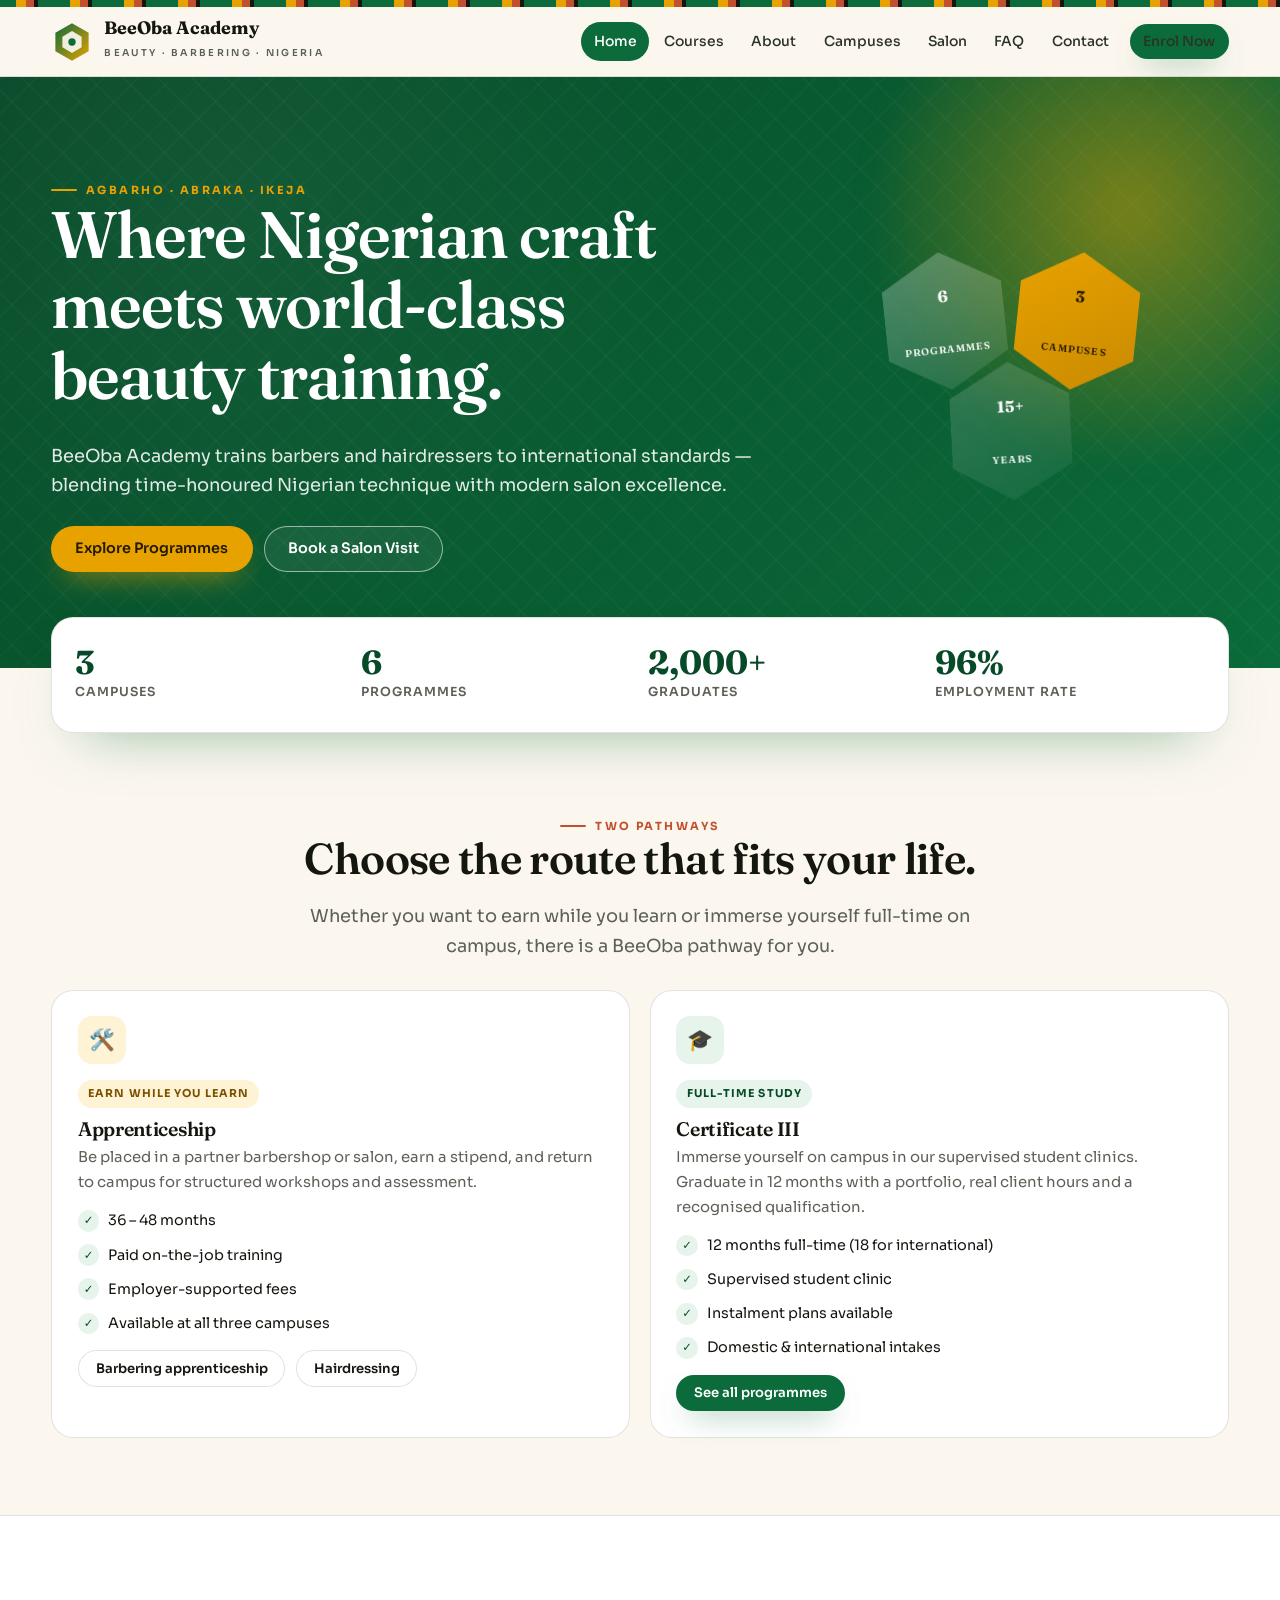
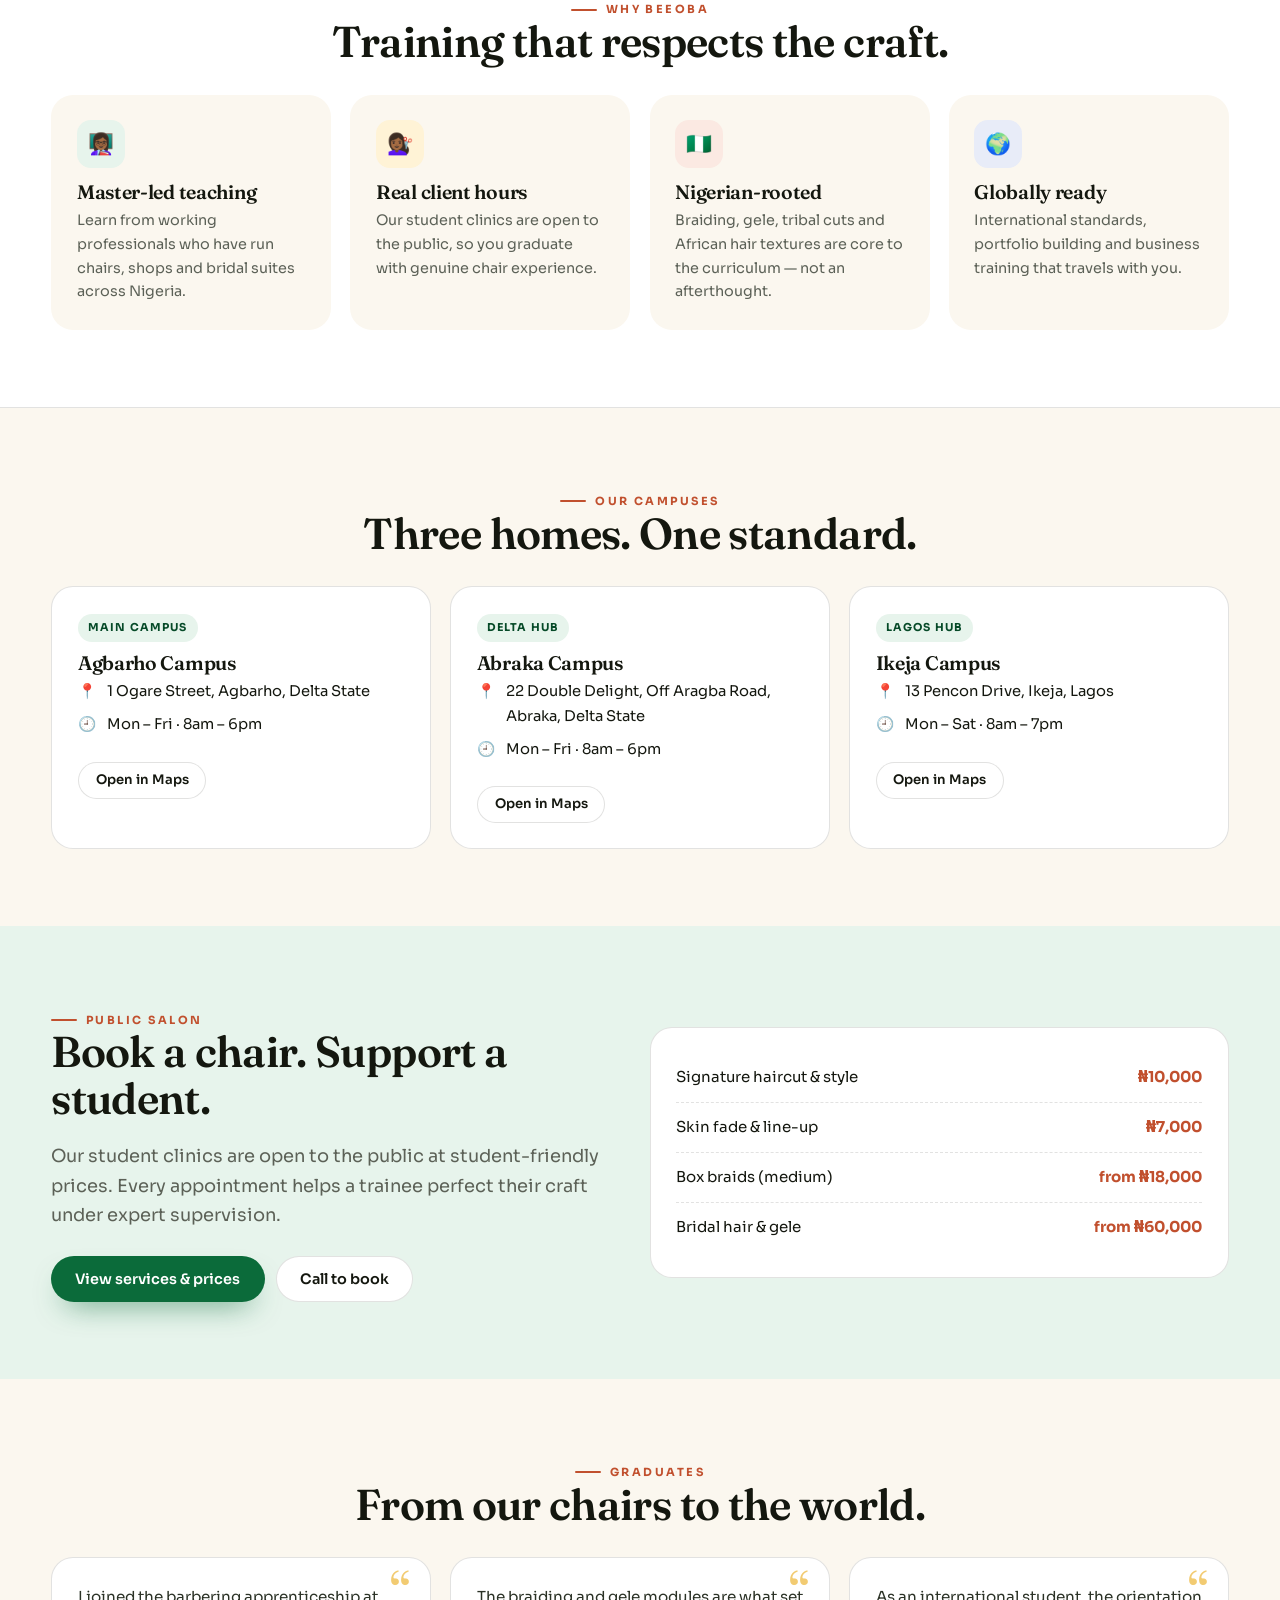
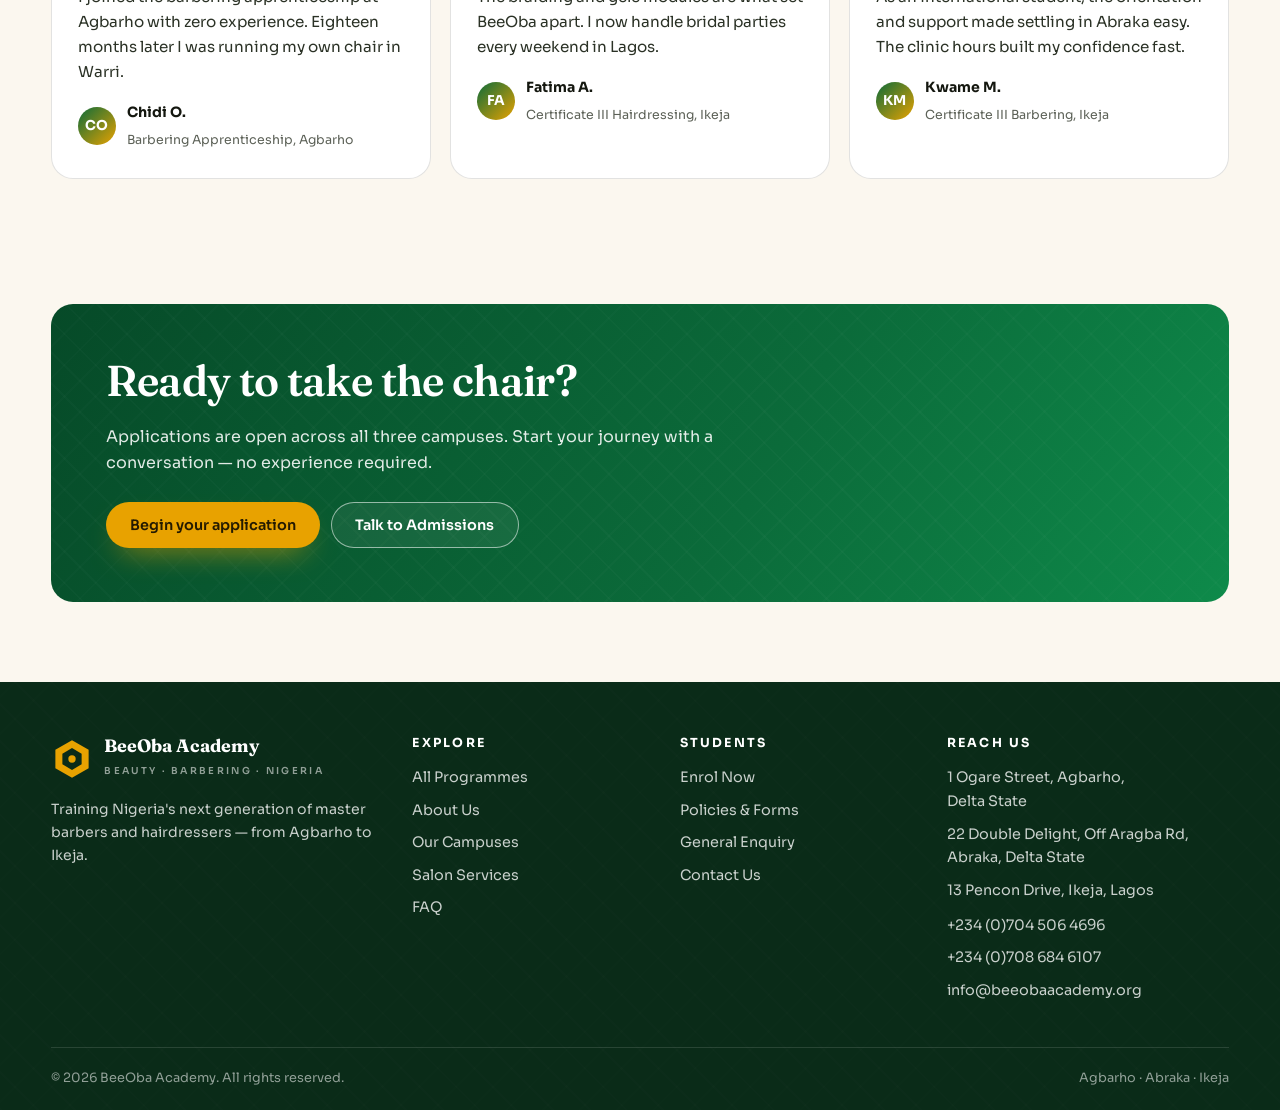
<file: index.html>
<!DOCTYPE html>
<html lang="en">
<head>
<meta charset="UTF-8">
<meta name="viewport" content="width=device-width, initial-scale=1.0">
<title>BeeOba Academy — Beauty &amp; Barbering Training in Nigeria</title>
<link rel="preconnect" href="https://fonts.googleapis.com">
<link rel="preconnect" href="https://fonts.gstatic.com" crossorigin>
<link href="https://fonts.googleapis.com/css2?family=Sora:wght@300;400;500;600;700;800&family=Fraunces:opsz,wght@9..144,400;9..144,500;9..144,600;9..144,700&display=swap" rel="stylesheet">
<link rel="stylesheet" href="styles.css">
</head>
<body>
<div class="kente-top"></div>
<header class="site-header">
  <div class="container nav">
    <a href="index.html" class="brand">
      <svg class="logo-mark" viewBox="0 0 48 48" aria-hidden="true"><defs><linearGradient id="lg" x1="0" y1="0" x2="1" y2="1"><stop offset="0" stop-color="#0B6B3A"/><stop offset="1" stop-color="#E8A200"/></linearGradient></defs><path d="M24 2.5 43 13.5v21L24 45.5 5 34.5v-21z" fill="url(#lg)"/><path d="M24 11.5 35 18v12L24 36.5 13 30V18z" fill="#FBF7EF" opacity=".92"/><circle cx="24" cy="24" r="4.2" fill="#0B6B3A"/></svg>
      <span><span class="brand-name">BeeOba Academy</span><span class="brand-sub">Beauty · Barbering · Nigeria</span></span>
    </a>
    <button class="burger" aria-label="Menu" onclick="document.getElementById('navlinks').classList.toggle('open')">☰</button>
    <nav class="nav-links" id="navlinks">
      <a href="index.html" class="active">Home</a>
      <a href="courses.html">Courses</a>
      <a href="about.html">About</a>
      <a href="locations.html">Campuses</a>
      <a href="salon-services.html">Salon</a>
      <a href="faq.html">FAQ</a>
      <a href="contact.html">Contact</a>
      <a href="enrol-now.html" class="btn btn-primary btn-sm nav-cta">Enrol Now</a>
    </nav>
  </div>
</header>

<main>
<section class="hero">
  <div class="container">
    <div class="hero-grid">
      <div>
        <span class="eyebrow">Agbarho · Abraka · Ikeja</span>
        <h1>Where Nigerian craft meets world-class beauty training.</h1>
        <p class="lede">BeeOba Academy trains barbers and hairdressers to international standards — blending time-honoured Nigerian technique with modern salon excellence.</p>
        <div class="btn-row">
          <a class="btn btn-gold" href="courses.html">Explore Programmes</a>
          <a class="btn btn-ghost" href="salon-services.html">Book a Salon Visit</a>
        </div>
      </div>
      <div class="hex-cluster" aria-hidden="true">
        <div class="hex">6<br><span style="font-size:.62rem;letter-spacing:.12em;font-weight:600">PROGRAMMES</span></div>
        <div class="hex">3<br><span style="font-size:.62rem;letter-spacing:.12em;font-weight:600">CAMPUSES</span></div>
        <div class="hex">15+<br><span style="font-size:.62rem;letter-spacing:.12em;font-weight:600">YEARS</span></div>
      </div>
    </div>
  </div>
</section>

<div class="statstrip"><div class="container"><div class="statstrip-inner">
  <div class="stat"><b>3</b><span>Campuses</span></div>
  <div class="stat"><b>6</b><span>Programmes</span></div>
  <div class="stat"><b>2,000+</b><span>Graduates</span></div>
  <div class="stat"><b>96%</b><span>Employment Rate</span></div>
</div></div></div>

<section class="section">
  <div class="container">
    <div class="center" style="max-width:720px;margin-inline:auto">
      <span class="eyebrow eyebrow--dark">Two pathways</span>
      <h2>Choose the route that fits your life.</h2>
      <p class="lede">Whether you want to earn while you learn or immerse yourself full-time on campus, there is a BeeOba pathway for you.</p>
    </div>
    <div class="grid grid-2 mt-2">
      <div class="card">
        <div class="icon-badge icon-badge--gold">🛠️</div>
        <span class="tag tag--gold">Earn while you learn</span>
        <h3 style="margin-top:.7rem">Apprenticeship</h3>
        <p style="color:var(--muted);font-size:.93rem">Be placed in a partner barbershop or salon, earn a stipend, and return to campus for structured workshops and assessment.</p>
        <ul class="checklist" style="font-size:.9rem">
          <li>36 – 48 months</li>
          <li>Paid on-the-job training</li>
          <li>Employer-supported fees</li>
          <li>Available at all three campuses</li>
        </ul>
        <a class="btn btn-outline btn-sm" href="course-barbering-apprenticeship.html">Barbering apprenticeship</a>
        <a class="btn btn-outline btn-sm" href="course-hairdressing-apprenticeship.html" style="margin-left:.4rem">Hairdressing</a>
      </div>
      <div class="card">
        <div class="icon-badge">🎓</div>
        <span class="tag">Full-time study</span>
        <h3 style="margin-top:.7rem">Certificate III</h3>
        <p style="color:var(--muted);font-size:.93rem">Immerse yourself on campus in our supervised student clinics. Graduate in 12 months with a portfolio, real client hours and a recognised qualification.</p>
        <ul class="checklist" style="font-size:.9rem">
          <li>12 months full-time (18 for international)</li>
          <li>Supervised student clinic</li>
          <li>Instalment plans available</li>
          <li>Domestic &amp; international intakes</li>
        </ul>
        <a class="btn btn-primary btn-sm" href="courses.html">See all programmes</a>
      </div>
    </div>
  </div>
</section>

<section class="section" style="background:#fff;border-block:1px solid var(--line)">
  <div class="container">
    <div class="center" style="max-width:700px;margin-inline:auto">
      <span class="eyebrow eyebrow--dark">Why BeeOba</span>
      <h2>Training that respects the craft.</h2>
    </div>
    <div class="grid grid-4 mt-2">
      <div class="card" style="border:none;box-shadow:none;background:var(--cream)">
        <div class="icon-badge">👩🏾‍🏫</div><h3>Master-led teaching</h3>
        <p style="font-size:.9rem;color:var(--muted)">Learn from working professionals who have run chairs, shops and bridal suites across Nigeria.</p>
      </div>
      <div class="card" style="border:none;box-shadow:none;background:var(--cream)">
        <div class="icon-badge icon-badge--gold">💇🏾‍♀️</div><h3>Real client hours</h3>
        <p style="font-size:.9rem;color:var(--muted)">Our student clinics are open to the public, so you graduate with genuine chair experience.</p>
      </div>
      <div class="card" style="border:none;box-shadow:none;background:var(--cream)">
        <div class="icon-badge icon-badge--terra">🇳🇬</div><h3>Nigerian-rooted</h3>
        <p style="font-size:.9rem;color:var(--muted)">Braiding, gele, tribal cuts and African hair textures are core to the curriculum — not an afterthought.</p>
      </div>
      <div class="card" style="border:none;box-shadow:none;background:var(--cream)">
        <div class="icon-badge icon-badge--indigo">🌍</div><h3>Globally ready</h3>
        <p style="font-size:.9rem;color:var(--muted)">International standards, portfolio building and business training that travels with you.</p>
      </div>
    </div>
  </div>
</section>

<section class="section">
  <div class="container">
    <div class="center" style="max-width:700px;margin-inline:auto">
      <span class="eyebrow eyebrow--dark">Our campuses</span>
      <h2>Three homes. One standard.</h2>
    </div>
    <div class="grid grid-3 mt-2">
      <div class="card"><span class="tag">Main Campus</span><h3 style="margin-top:.7rem">Agbarho Campus</h3>
        <div class="addr-line"><span>📍</span><span>1 Ogare Street, Agbarho, Delta State</span></div>
        <div class="addr-line"><span>🕘</span><span>Mon – Fri · 8am – 6pm</span></div>
        <a class="btn btn-outline btn-sm mt-1" href="https://www.google.com/maps/search/?api=1&query=1%20Ogare%20Street%20Agbarho%20Delta%20State" target="_blank" rel="noopener">Open in Maps</a>
      </div>
      <div class="card"><span class="tag">Delta Hub</span><h3 style="margin-top:.7rem">Abraka Campus</h3>
        <div class="addr-line"><span>📍</span><span>22 Double Delight, Off Aragba Road, Abraka, Delta State</span></div>
        <div class="addr-line"><span>🕘</span><span>Mon – Fri · 8am – 6pm</span></div>
        <a class="btn btn-outline btn-sm mt-1" href="https://www.google.com/maps/search/?api=1&query=22%20Double%20Delight%20Aragba%20Road%20Abraka" target="_blank" rel="noopener">Open in Maps</a>
      </div>
      <div class="card"><span class="tag">Lagos Hub</span><h3 style="margin-top:.7rem">Ikeja Campus</h3>
        <div class="addr-line"><span>📍</span><span>13 Pencon Drive, Ikeja, Lagos</span></div>
        <div class="addr-line"><span>🕘</span><span>Mon – Sat · 8am – 7pm</span></div>
        <a class="btn btn-outline btn-sm mt-1" href="https://www.google.com/maps/search/?api=1&query=13%20Pencon%20Drive%20Ikeja%20Lagos" target="_blank" rel="noopener">Open in Maps</a>
      </div>
    </div>
  </div>
</section>

<section class="section" style="background:var(--green-soft)">
  <div class="container">
    <div class="grid grid-2" style="align-items:center">
      <div>
        <span class="eyebrow eyebrow--dark">Public salon</span>
        <h2>Book a chair. Support a student.</h2>
        <p class="lede">Our student clinics are open to the public at student-friendly prices. Every appointment helps a trainee perfect their craft under expert supervision.</p>
        <div class="btn-row">
          <a class="btn btn-primary" href="salon-services.html">View services &amp; prices</a>
          <a class="btn btn-outline" href="tel:+2347045064696">Call to book</a>
        </div>
      </div>
      <div class="card" style="background:#fff">
        <div class="price-row"><span>Signature haircut &amp; style</span><b>₦10,000</b></div>
        <div class="price-row"><span>Skin fade &amp; line-up</span><b>₦7,000</b></div>
        <div class="price-row"><span>Box braids (medium)</span><b>from ₦18,000</b></div>
        <div class="price-row"><span>Bridal hair &amp; gele</span><b>from ₦60,000</b></div>
      </div>
    </div>
  </div>
</section>

<section class="section">
  <div class="container">
    <div class="center" style="max-width:700px;margin-inline:auto">
      <span class="eyebrow eyebrow--dark">Graduates</span>
      <h2>From our chairs to the world.</h2>
    </div>
    <div class="grid grid-3 mt-2">
      <div class="quote"><p>I joined the barbering apprenticeship at Agbarho with zero experience. Eighteen months later I was running my own chair in Warri.</p>
        <div class="quote-by"><div class="avatar">CO</div><div><strong style="font-size:.88rem">Chidi O.</strong><br><span style="font-size:.78rem;color:var(--muted)">Barbering Apprenticeship, Agbarho</span></div></div>
      </div>
      <div class="quote"><p>The braiding and gele modules are what set BeeOba apart. I now handle bridal parties every weekend in Lagos.</p>
        <div class="quote-by"><div class="avatar">FA</div><div><strong style="font-size:.88rem">Fatima A.</strong><br><span style="font-size:.78rem;color:var(--muted)">Certificate III Hairdressing, Ikeja</span></div></div>
      </div>
      <div class="quote"><p>As an international student, the orientation and support made settling in Abraka easy. The clinic hours built my confidence fast.</p>
        <div class="quote-by"><div class="avatar">KM</div><div><strong style="font-size:.88rem">Kwame M.</strong><br><span style="font-size:.78rem;color:var(--muted)">Certificate III Barbering, Ikeja</span></div></div>
      </div>
    </div>
  </div>
</section>

<section class="section section--tight">
  <div class="container">
    <div class="cta-band">
      <h2>Ready to take the chair?</h2>
      <p style="max-width:56ch;color:rgba(255,255,255,.88)">Applications are open across all three campuses. Start your journey with a conversation — no experience required.</p>
      <div class="btn-row"><a class="btn btn-gold" href="enrol-now.html">Begin your application</a><a class="btn btn-ghost" href="contact.html">Talk to Admissions</a></div>
    </div>
  </div>
</section>
</main>

<footer class="site-footer">
  <div class="container">
    <div class="footer-grid">
      <div>
        <div class="footer-brand">
          <svg class="logo-mark" viewBox="0 0 48 48"><path d="M24 2.5 43 13.5v21L24 45.5 5 34.5v-21z" fill="#E8A200"/><path d="M24 11.5 35 18v12L24 36.5 13 30V18z" fill="#0A2B18"/><circle cx="24" cy="24" r="4.2" fill="#E8A200"/></svg>
          <span><span class="brand-name">BeeOba Academy</span><span class="brand-sub">Beauty · Barbering · Nigeria</span></span>
        </div>
        <p style="font-size:.88rem;max-width:34ch">Training Nigeria's next generation of master barbers and hairdressers — from Agbarho to Ikeja.</p>
      </div>
      <div><h4>Explore</h4><ul>
        <li><a href="courses.html">All Programmes</a></li>
        <li><a href="about.html">About Us</a></li>
        <li><a href="locations.html">Our Campuses</a></li>
        <li><a href="salon-services.html">Salon Services</a></li>
        <li><a href="faq.html">FAQ</a></li>
      </ul></div>
      <div><h4>Students</h4><ul>
        <li><a href="enrol-now.html">Enrol Now</a></li>
        <li><a href="policies-forms.html">Policies &amp; Forms</a></li>
        <li><a href="general-enquiry.html">General Enquiry</a></li>
        <li><a href="contact.html">Contact Us</a></li>
      </ul></div>
      <div><h4>Reach Us</h4><ul>
        <li>1 Ogare Street, Agbarho,<br>Delta State</li>
        <li>22 Double Delight, Off Aragba Rd,<br>Abraka, Delta State</li>
        <li>13 Pencon Drive, Ikeja, Lagos</li>
        <li style="margin-top:.7rem"><a href="tel:+2347045064696">+234 (0)704 506 4696</a></li>
        <li><a href="tel:+2347086846107">+234 (0)708 684 6107</a></li>
        <li><a href="mailto:info@beeobaacademy.org">info@beeobaacademy.org</a></li>
      </ul></div>
    </div>
    <div class="footer-bottom">
      <span>© <span id="year"></span> BeeOba Academy. All rights reserved.</span>
      <span>Agbarho · Abraka · Ikeja</span>
    </div>
  </div>
</footer>
<script>document.getElementById('year').textContent=new Date().getFullYear();</script>
</body>
</html>
</file>
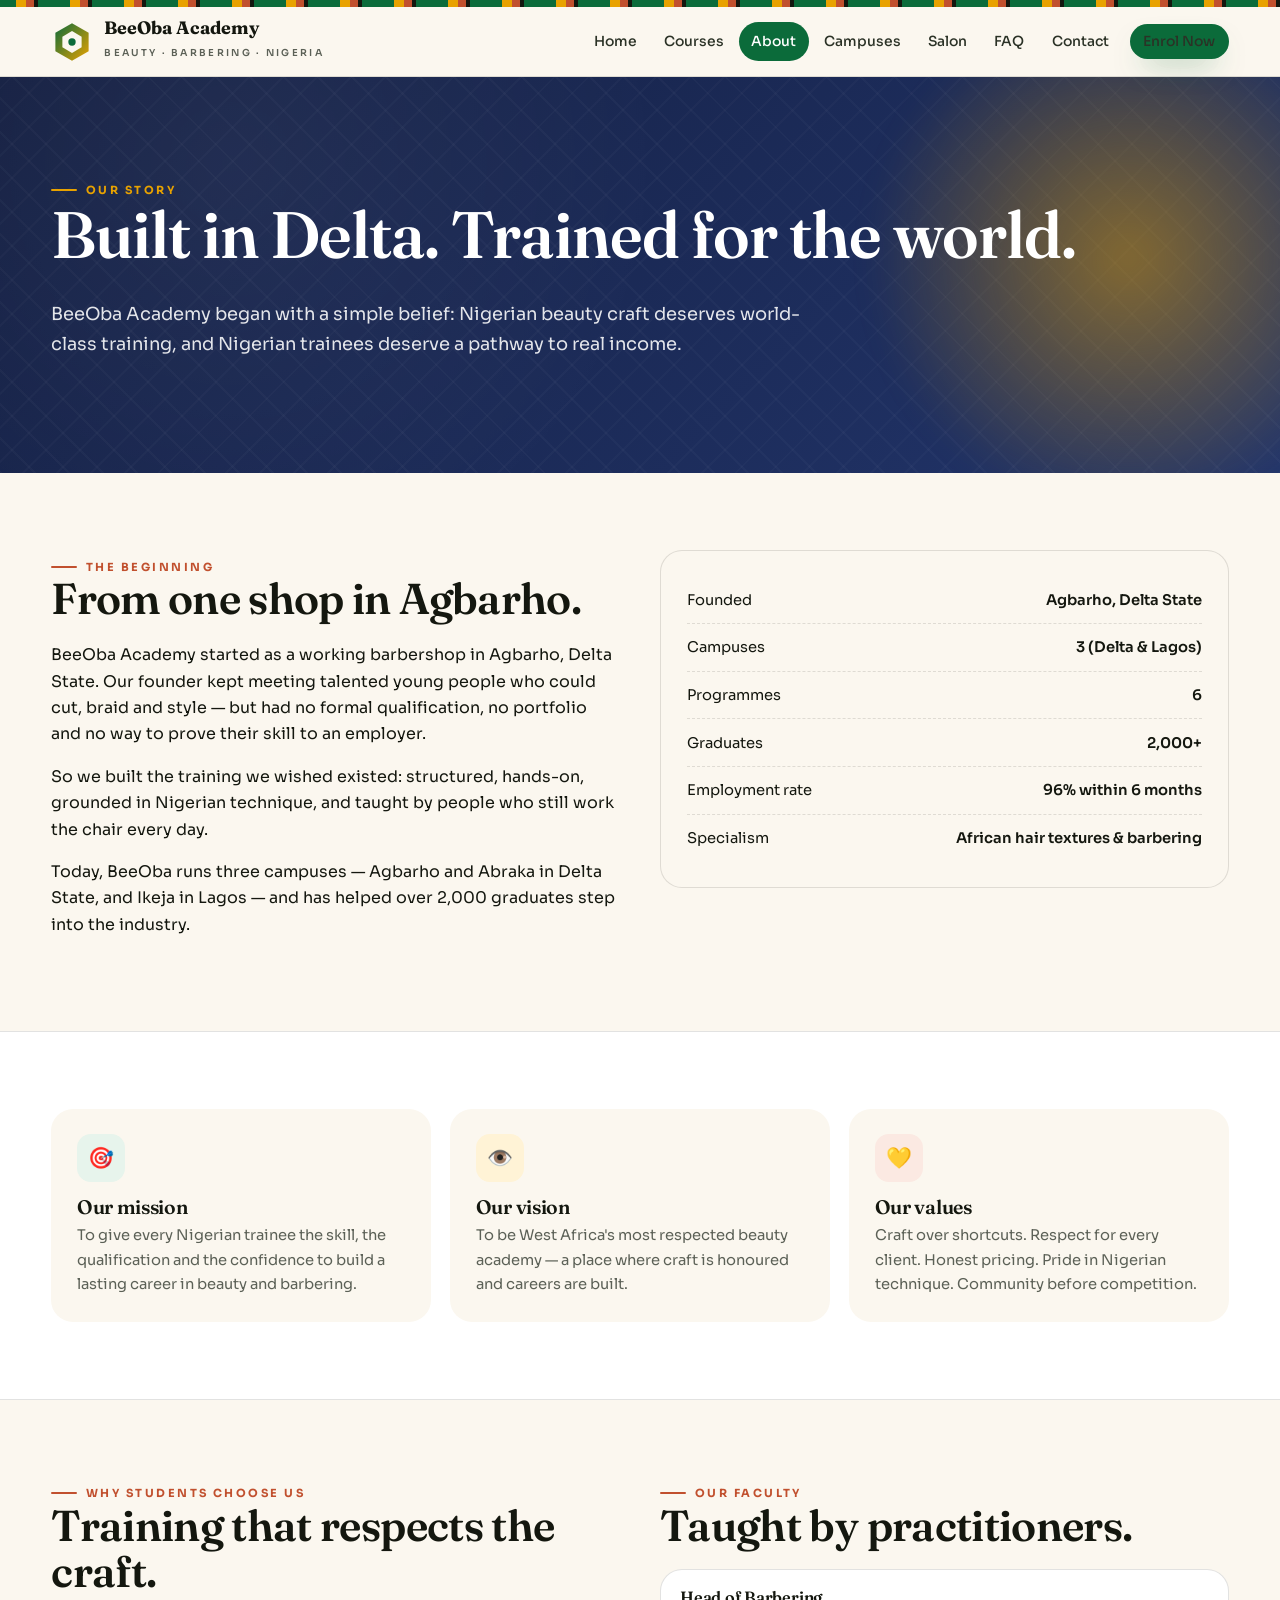
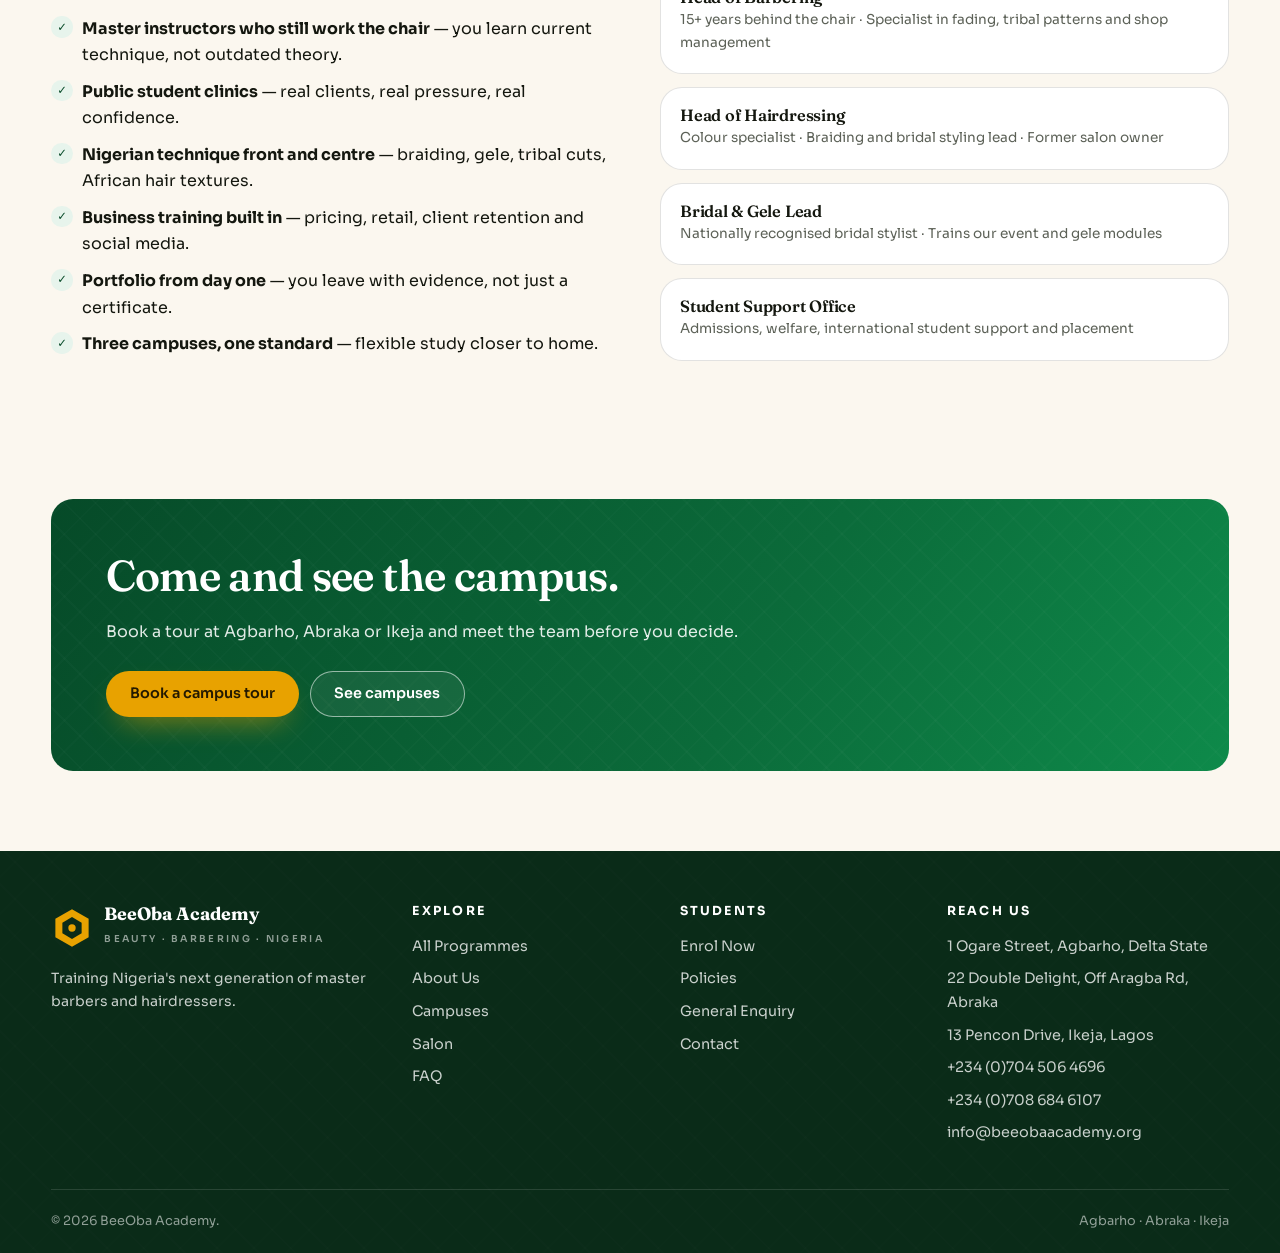
<file: about.html>
<!DOCTYPE html>
<html lang="en">
<head>
<meta charset="UTF-8"><meta name="viewport" content="width=device-width, initial-scale=1.0">
<title>About — BeeOba Academy</title>
<link href="https://fonts.googleapis.com/css2?family=Sora:wght@300;400;500;600;700;800&family=Fraunces:opsz,wght@9..144,400;9..144,500;9..144,600;9..144,700&display=swap" rel="stylesheet">
<link rel="stylesheet" href="styles.css">
</head>
<body>
<div class="kente-top"></div>
<header class="site-header"><div class="container nav">
  <a href="index.html" class="brand">
    <svg class="logo-mark" viewBox="0 0 48 48"><defs><linearGradient id="lg" x1="0" y1="0" x2="1" y2="1"><stop offset="0" stop-color="#0B6B3A"/><stop offset="1" stop-color="#E8A200"/></linearGradient></defs><path d="M24 2.5 43 13.5v21L24 45.5 5 34.5v-21z" fill="url(#lg)"/><path d="M24 11.5 35 18v12L24 36.5 13 30V18z" fill="#FBF7EF"/><circle cx="24" cy="24" r="4.2" fill="#0B6B3A"/></svg>
    <span><span class="brand-name">BeeOba Academy</span><span class="brand-sub">Beauty · Barbering · Nigeria</span></span>
  </a>
  <button class="burger" onclick="document.getElementById('navlinks').classList.toggle('open')">☰</button>
  <nav class="nav-links" id="navlinks">
    <a href="index.html">Home</a><a href="courses.html">Courses</a><a href="about.html" class="active">About</a>
    <a href="locations.html">Campuses</a><a href="salon-services.html">Salon</a><a href="faq.html">FAQ</a><a href="contact.html">Contact</a>
    <a href="enrol-now.html" class="btn btn-primary btn-sm nav-cta">Enrol Now</a>
  </nav>
</div></header>

<main>
<section class="hero hero--indigo">
  <div class="container">
    <span class="eyebrow">Our story</span>
    <h1>Built in Delta. Trained for the world.</h1>
    <p class="lede">BeeOba Academy began with a simple belief: Nigerian beauty craft deserves world-class training, and Nigerian trainees deserve a pathway to real income.</p>
  </div>
</section>

<section class="section">
  <div class="container">
    <div class="grid grid-2" style="align-items:start;gap:2.5rem">
      <div>
        <span class="eyebrow eyebrow--dark">The beginning</span>
        <h2>From one shop in Agbarho.</h2>
        <p>BeeOba Academy started as a working barbershop in Agbarho, Delta State. Our founder kept meeting talented young people who could cut, braid and style — but had no formal qualification, no portfolio and no way to prove their skill to an employer.</p>
        <p>So we built the training we wished existed: structured, hands-on, grounded in Nigerian technique, and taught by people who still work the chair every day.</p>
        <p>Today, BeeOba runs three campuses — Agbarho and Abraka in Delta State, and Ikeja in Lagos — and has helped over 2,000 graduates step into the industry.</p>
      </div>
      <div class="card" style="background:var(--cream)">
        <div class="kv"><span>Founded</span><b>Agbarho, Delta State</b></div>
        <div class="kv"><span>Campuses</span><b>3 (Delta &amp; Lagos)</b></div>
        <div class="kv"><span>Programmes</span><b>6</b></div>
        <div class="kv"><span>Graduates</span><b>2,000+</b></div>
        <div class="kv"><span>Employment rate</span><b>96% within 6 months</b></div>
        <div class="kv"><span>Specialism</span><b>African hair textures &amp; barbering</b></div>
      </div>
    </div>
  </div>
</section>

<section class="section" style="background:#fff;border-block:1px solid var(--line)">
  <div class="container">
    <div class="grid grid-3">
      <div class="card" style="border:none;background:var(--cream)"><div class="icon-badge">🎯</div><h3>Our mission</h3>
        <p style="font-size:.92rem;color:var(--muted)">To give every Nigerian trainee the skill, the qualification and the confidence to build a lasting career in beauty and barbering.</p></div>
      <div class="card" style="border:none;background:var(--cream)"><div class="icon-badge icon-badge--gold">👁️</div><h3>Our vision</h3>
        <p style="font-size:.92rem;color:var(--muted)">To be West Africa's most respected beauty academy — a place where craft is honoured and careers are built.</p></div>
      <div class="card" style="border:none;background:var(--cream)"><div class="icon-badge icon-badge--terra">💛</div><h3>Our values</h3>
        <p style="font-size:.92rem;color:var(--muted)">Craft over shortcuts. Respect for every client. Honest pricing. Pride in Nigerian technique. Community before competition.</p></div>
    </div>
  </div>
</section>

<section class="section">
  <div class="container">
    <div class="grid grid-2" style="gap:2.5rem;align-items:start">
      <div>
        <span class="eyebrow eyebrow--dark">Why students choose us</span>
        <h2>Training that respects the craft.</h2>
        <ul class="checklist">
          <li><strong>Master instructors who still work the chair</strong> — you learn current technique, not outdated theory.</li>
          <li><strong>Public student clinics</strong> — real clients, real pressure, real confidence.</li>
          <li><strong>Nigerian technique front and centre</strong> — braiding, gele, tribal cuts, African hair textures.</li>
          <li><strong>Business training built in</strong> — pricing, retail, client retention and social media.</li>
          <li><strong>Portfolio from day one</strong> — you leave with evidence, not just a certificate.</li>
          <li><strong>Three campuses, one standard</strong> — flexible study closer to home.</li>
        </ul>
      </div>
      <div>
        <span class="eyebrow eyebrow--dark">Our faculty</span>
        <h2>Taught by practitioners.</h2>
        <div class="card" style="padding:1.2rem;margin-bottom:.8rem"><h3 style="font-size:1.02rem;margin-bottom:.15rem">Head of Barbering</h3><p style="font-size:.85rem;color:var(--muted);margin:0">15+ years behind the chair · Specialist in fading, tribal patterns and shop management</p></div>
        <div class="card" style="padding:1.2rem;margin-bottom:.8rem"><h3 style="font-size:1.02rem;margin-bottom:.15rem">Head of Hairdressing</h3><p style="font-size:.85rem;color:var(--muted);margin:0">Colour specialist · Braiding and bridal styling lead · Former salon owner</p></div>
        <div class="card" style="padding:1.2rem;margin-bottom:.8rem"><h3 style="font-size:1.02rem;margin-bottom:.15rem">Bridal &amp; Gele Lead</h3><p style="font-size:.85rem;color:var(--muted);margin:0">Nationally recognised bridal stylist · Trains our event and gele modules</p></div>
        <div class="card" style="padding:1.2rem"><h3 style="font-size:1.02rem;margin-bottom:.15rem">Student Support Office</h3><p style="font-size:.85rem;color:var(--muted);margin:0">Admissions, welfare, international student support and placement</p></div>
      </div>
    </div>
  </div>
</section>

<section class="section section--tight">
  <div class="container">
    <div class="cta-band">
      <h2>Come and see the campus.</h2>
      <p style="max-width:56ch;color:rgba(255,255,255,.88)">Book a tour at Agbarho, Abraka or Ikeja and meet the team before you decide.</p>
      <div class="btn-row"><a class="btn btn-gold" href="contact.html">Book a campus tour</a><a class="btn btn-ghost" href="locations.html">See campuses</a></div>
    </div>
  </div>
</section>
</main>

<footer class="site-footer">
  <div class="container">
    <div class="footer-grid">
      <div><div class="footer-brand"><svg class="logo-mark" viewBox="0 0 48 48"><path d="M24 2.5 43 13.5v21L24 45.5 5 34.5v-21z" fill="#E8A200"/><path d="M24 11.5 35 18v12L24 36.5 13 30V18z" fill="#0A2B18"/><circle cx="24" cy="24" r="4.2" fill="#E8A200"/></svg><span><span class="brand-name">BeeOba Academy</span><span class="brand-sub">Beauty · Barbering · Nigeria</span></span></div>
        <p style="font-size:.88rem;max-width:34ch">Training Nigeria's next generation of master barbers and hairdressers.</p></div>
      <div><h4>Explore</h4><ul><li><a href="courses.html">All Programmes</a></li><li><a href="about.html">About Us</a></li><li><a href="locations.html">Campuses</a></li><li><a href="salon-services.html">Salon</a></li><li><a href="faq.html">FAQ</a></li></ul></div>
      <div><h4>Students</h4><ul><li><a href="enrol-now.html">Enrol Now</a></li><li><a href="policies-forms.html">Policies</a></li><li><a href="general-enquiry.html">General Enquiry</a></li><li><a href="contact.html">Contact</a></li></ul></div>
      <div><h4>Reach Us</h4><ul><li>1 Ogare Street, Agbarho, Delta State</li><li>22 Double Delight, Off Aragba Rd, Abraka</li><li>13 Pencon Drive, Ikeja, Lagos</li><li><a href="tel:+2347045064696">+234 (0)704 506 4696</a></li><li><a href="tel:+2347086846107">+234 (0)708 684 6107</a></li><li><a href="mailto:info@beeobaacademy.org">info@beeobaacademy.org</a></li></ul></div>
    </div>
    <div class="footer-bottom"><span>© <span id="year"></span> BeeOba Academy.</span><span>Agbarho · Abraka · Ikeja</span></div>
  </div>
</footer>
<script>document.getElementById('year').textContent=new Date().getFullYear();</script>
</body>
                                                                                                                                                   </html>
</file>
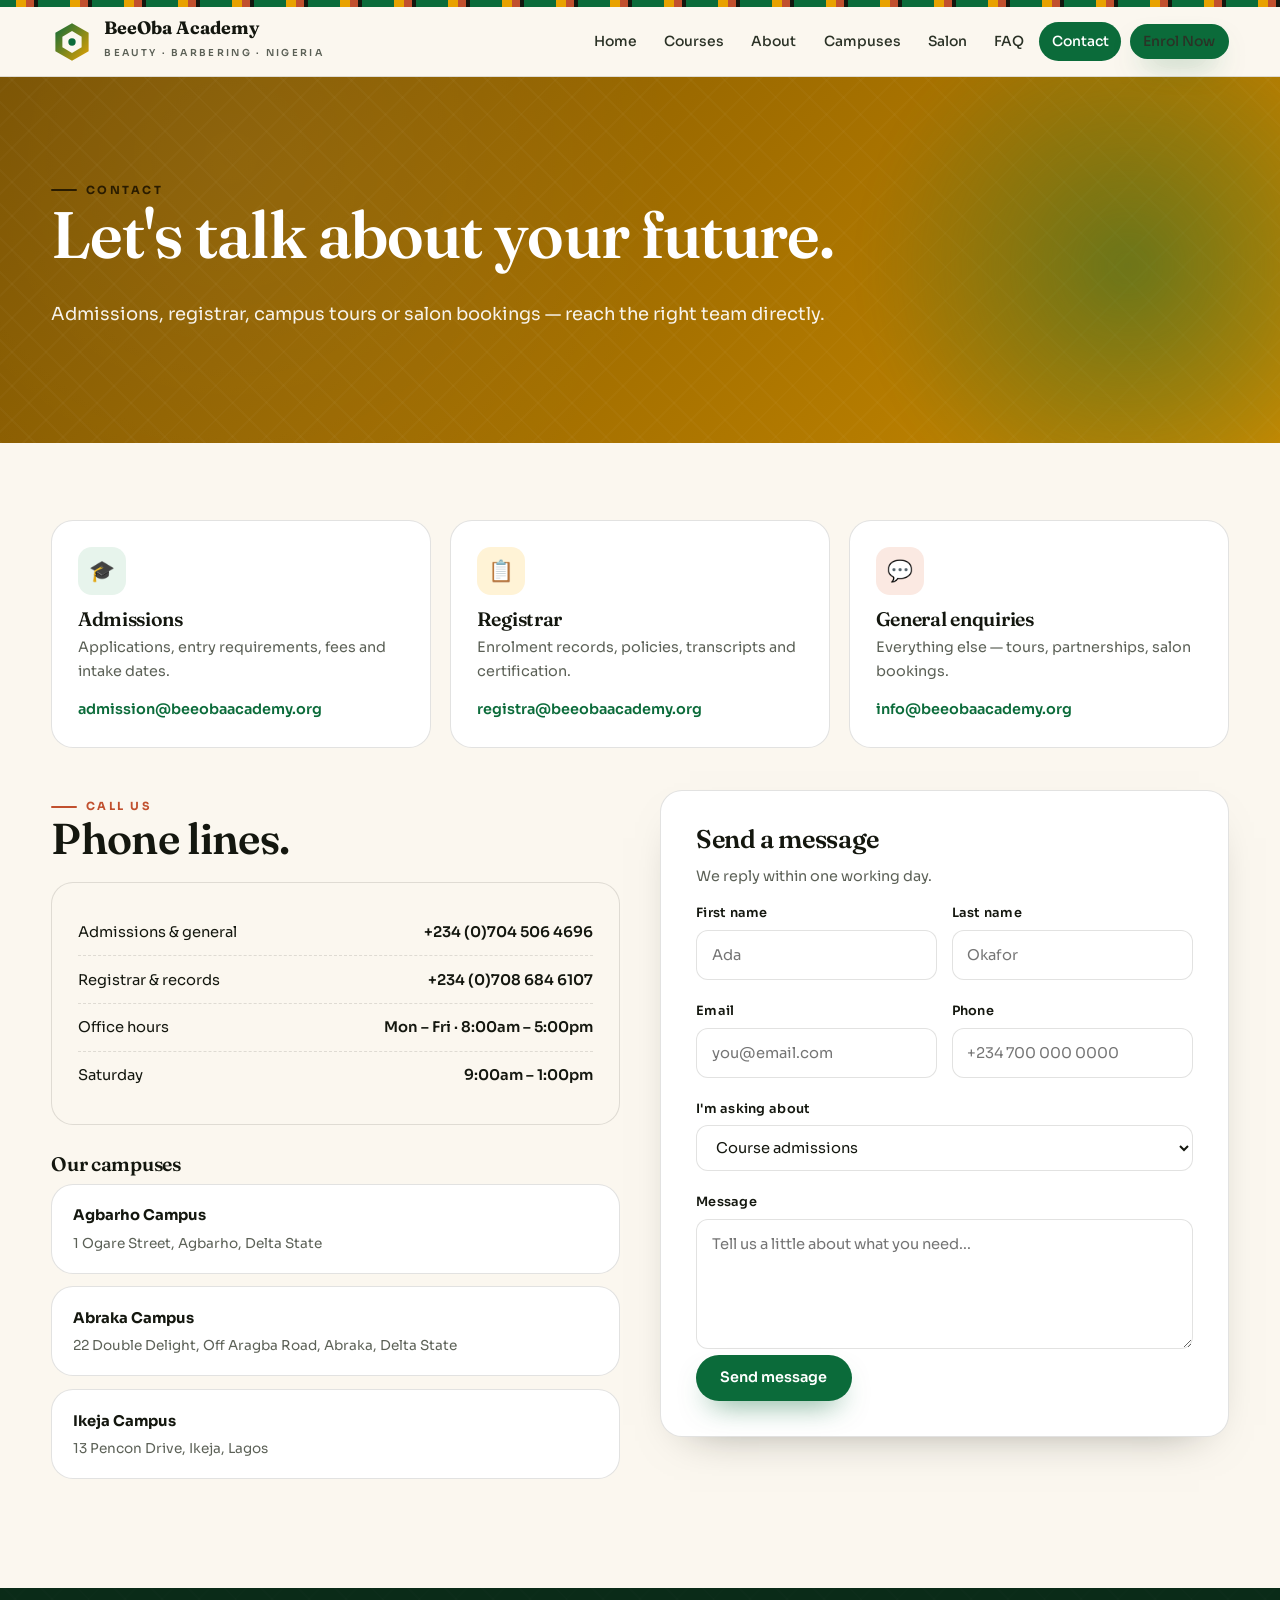
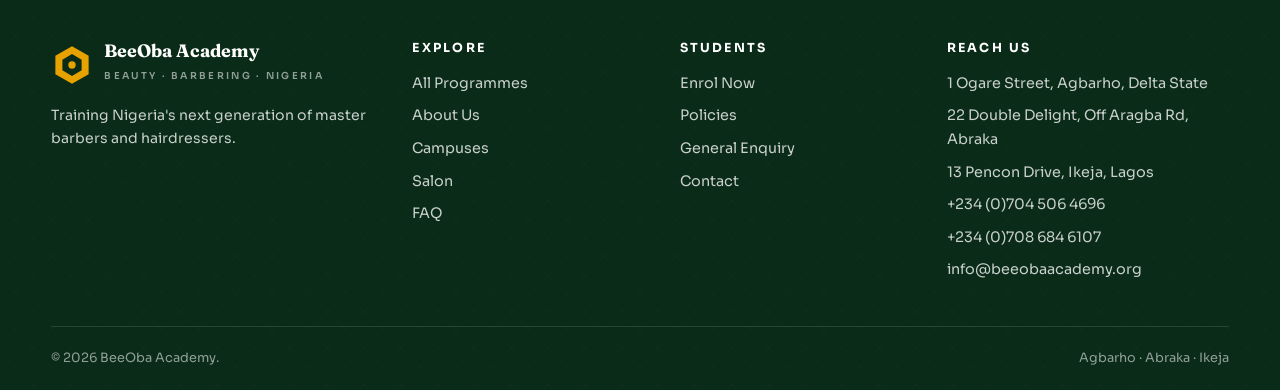
<file: contact.html>
<!DOCTYPE html>
<html lang="en">
<head>
<meta charset="UTF-8"><meta name="viewport" content="width=device-width, initial-scale=1.0">
<title>Contact — BeeOba Academy</title>
<link href="https://fonts.googleapis.com/css2?family=Sora:wght@300;400;500;600;700;800&family=Fraunces:opsz,wght@9..144,400;9..144,500;9..144,600;9..144,700&display=swap" rel="stylesheet">
<link rel="stylesheet" href="styles.css">
</head>
<body>
<div class="kente-top"></div>
<header class="site-header"><div class="container nav">
  <a href="index.html" class="brand"><svg class="logo-mark" viewBox="0 0 48 48"><defs><linearGradient id="lg" x1="0" y1="0" x2="1" y2="1"><stop offset="0" stop-color="#0B6B3A"/><stop offset="1" stop-color="#E8A200"/></linearGradient></defs><path d="M24 2.5 43 13.5v21L24 45.5 5 34.5v-21z" fill="url(#lg)"/><path d="M24 11.5 35 18v12L24 36.5 13 30V18z" fill="#FBF7EF"/><circle cx="24" cy="24" r="4.2" fill="#0B6B3A"/></svg><span><span class="brand-name">BeeOba Academy</span><span class="brand-sub">Beauty · Barbering · Nigeria</span></span></a>
  <button class="burger" onclick="document.getElementById('navlinks').classList.toggle('open')">☰</button>
  <nav class="nav-links" id="navlinks">
    <a href="index.html">Home</a><a href="courses.html">Courses</a><a href="about.html">About</a>
    <a href="locations.html">Campuses</a><a href="salon-services.html">Salon</a><a href="faq.html">FAQ</a><a href="contact.html" class="active">Contact</a>
    <a href="enrol-now.html" class="btn btn-primary btn-sm nav-cta">Enrol Now</a>
  </nav>
</div></header>

<main>
<section class="hero hero--gold">
  <div class="container">
    <span class="eyebrow" style="color:#2a1c00">Contact</span>
    <h1>Let's talk about your future.</h1>
    <p class="lede" style="color:rgba(255,255,255,.92)">Admissions, registrar, campus tours or salon bookings — reach the right team directly.</p>
  </div>
</section>

<section class="section">
  <div class="container">
    <div class="grid grid-3">
      <div class="card"><div class="icon-badge">🎓</div><h3>Admissions</h3>
        <p style="font-size:.9rem;color:var(--muted)">Applications, entry requirements, fees and intake dates.</p>
        <p style="font-size:.9rem;margin:0"><a href="mailto:admission@beeobaacademy.org" style="color:var(--green);font-weight:600">admission@beeobaacademy.org</a></p></div>
      <div class="card"><div class="icon-badge icon-badge--gold">📋</div><h3>Registrar</h3>
        <p style="font-size:.9rem;color:var(--muted)">Enrolment records, policies, transcripts and certification.</p>
        <p style="font-size:.9rem;margin:0"><a href="mailto:registra@beeobaacademy.org" style="color:var(--green);font-weight:600">registra@beeobaacademy.org</a></p></div>
      <div class="card"><div class="icon-badge icon-badge--terra">💬</div><h3>General enquiries</h3>
        <p style="font-size:.9rem;color:var(--muted)">Everything else — tours, partnerships, salon bookings.</p>
        <p style="font-size:.9rem;margin:0"><a href="mailto:info@beeobaacademy.org" style="color:var(--green);font-weight:600">info@beeobaacademy.org</a></p></div>
    </div>

    <div class="grid grid-2 mt-3" style="gap:2.5rem;align-items:start">
      <div>
        <span class="eyebrow eyebrow--dark">Call us</span>
        <h2>Phone lines.</h2>
        <div class="card" style="background:var(--cream)">
          <div class="kv"><span>Admissions &amp; general</span><b><a href="tel:+2347045064696">+234 (0)704 506 4696</a></b></div>
          <div class="kv"><span>Registrar &amp; records</span><b><a href="tel:+2347086846107">+234 (0)708 684 6107</a></b></div>
          <div class="kv"><span>Office hours</span><b>Mon – Fri · 8:00am – 5:00pm</b></div>
          <div class="kv"><span>Saturday</span><b>9:00am – 1:00pm</b></div>
        </div>
        <h3 class="mt-2">Our campuses</h3>
        <div class="card" style="margin-bottom:.8rem;padding:1.1rem 1.3rem"><strong style="font-size:.92rem">Agbarho Campus</strong><p style="font-size:.85rem;color:var(--muted);margin:.25rem 0 0">1 Ogare Street, Agbarho, Delta State</p></div>
        <div class="card" style="margin-bottom:.8rem;padding:1.1rem 1.3rem"><strong style="font-size:.92rem">Abraka Campus</strong><p style="font-size:.85rem;color:var(--muted);margin:.25rem 0 0">22 Double Delight, Off Aragba Road, Abraka, Delta State</p></div>
        <div class="card" style="padding:1.1rem 1.3rem"><strong style="font-size:.92rem">Ikeja Campus</strong><p style="font-size:.85rem;color:var(--muted);margin:.25rem 0 0">13 Pencon Drive, Ikeja, Lagos</p></div>
      </div>

      <div class="form-card">
        <h2 style="font-size:1.6rem">Send a message</h2>
        <p style="font-size:.9rem;color:var(--muted)">We reply within one working day.</p>
        <form onsubmit="event.preventDefault();this.querySelector('.form-note').classList.add('show');">
          <div class="form-grid">
            <div class="field"><label>First name</label><input required placeholder="Ada"></div>
            <div class="field"><label>Last name</label><input required placeholder="Okafor"></div>
            <div class="field"><label>Email</label><input type="email" required placeholder="you@email.com"></div>
            <div class="field"><label>Phone</label><input type="tel" required placeholder="+234 700 000 0000"></div>
            <div class="field full"><label>I'm asking about</label>
              <select><option>Course admissions</option><option>Campus tour</option><option>Salon appointment</option><option>Fees &amp; payment plans</option><option>International students</option><option>Something else</option></select></div>
            <div class="field full"><label>Message</label><textarea placeholder="Tell us a little about what you need..."></textarea></div>
          </div>
          <button class="btn btn-primary" type="submit">Send message</button>
          <div class="form-note">Thank you! Your message has been noted. Our team will reach out shortly.</div>
        </form>
      </div>
    </div>
  </div>
</section>
</main>

<footer class="site-footer"><div class="container">
  <div class="footer-grid">
    <div><div class="footer-brand"><svg class="logo-mark" viewBox="0 0 48 48"><path d="M24 2.5 43 13.5v21L24 45.5 5 34.5v-21z" fill="#E8A200"/><path d="M24 11.5 35 18v12L24 36.5 13 30V18z" fill="#0A2B18"/><circle cx="24" cy="24" r="4.2" fill="#E8A200"/></svg><span><span class="brand-name">BeeOba Academy</span><span class="brand-sub">Beauty · Barbering · Nigeria</span></span></div>
      <p style="font-size:.88rem;max-width:34ch">Training Nigeria's next generation of master barbers and hairdressers.</p></div>
    <div><h4>Explore</h4><ul><li><a href="courses.html">All Programmes</a></li><li><a href="about.html">About Us</a></li><li><a href="locations.html">Campuses</a></li><li><a href="salon-services.html">Salon</a></li><li><a href="faq.html">FAQ</a></li></ul></div>
    <div><h4>Students</h4><ul><li><a href="enrol-now.html">Enrol Now</a></li><li><a href="policies-forms.html">Policies</a></li><li><a href="general-enquiry.html">General Enquiry</a></li><li><a href="contact.html">Contact</a></li></ul></div>
    <div><h4>Reach Us</h4><ul><li>1 Ogare Street, Agbarho, Delta State</li><li>22 Double Delight, Off Aragba Rd, Abraka</li><li>13 Pencon Drive, Ikeja, Lagos</li><li><a href="tel:+2347045064696">+234 (0)704 506 4696</a></li><li><a href="tel:+2347086846107">+234 (0)708 684 6107</a></li><li><a href="mailto:info@beeobaacademy.org">info@beeobaacademy.org</a></li></ul></div>
  </div>
  <div class="footer-bottom"><span>© <span id="year"></span> BeeOba Academy.</span><span>Agbarho · Abraka · Ikeja</span></div>
</div></footer>
<script>document.getElementById('year').textContent=new Date().getFullYear();</script>
</body>
        </html>
</file>
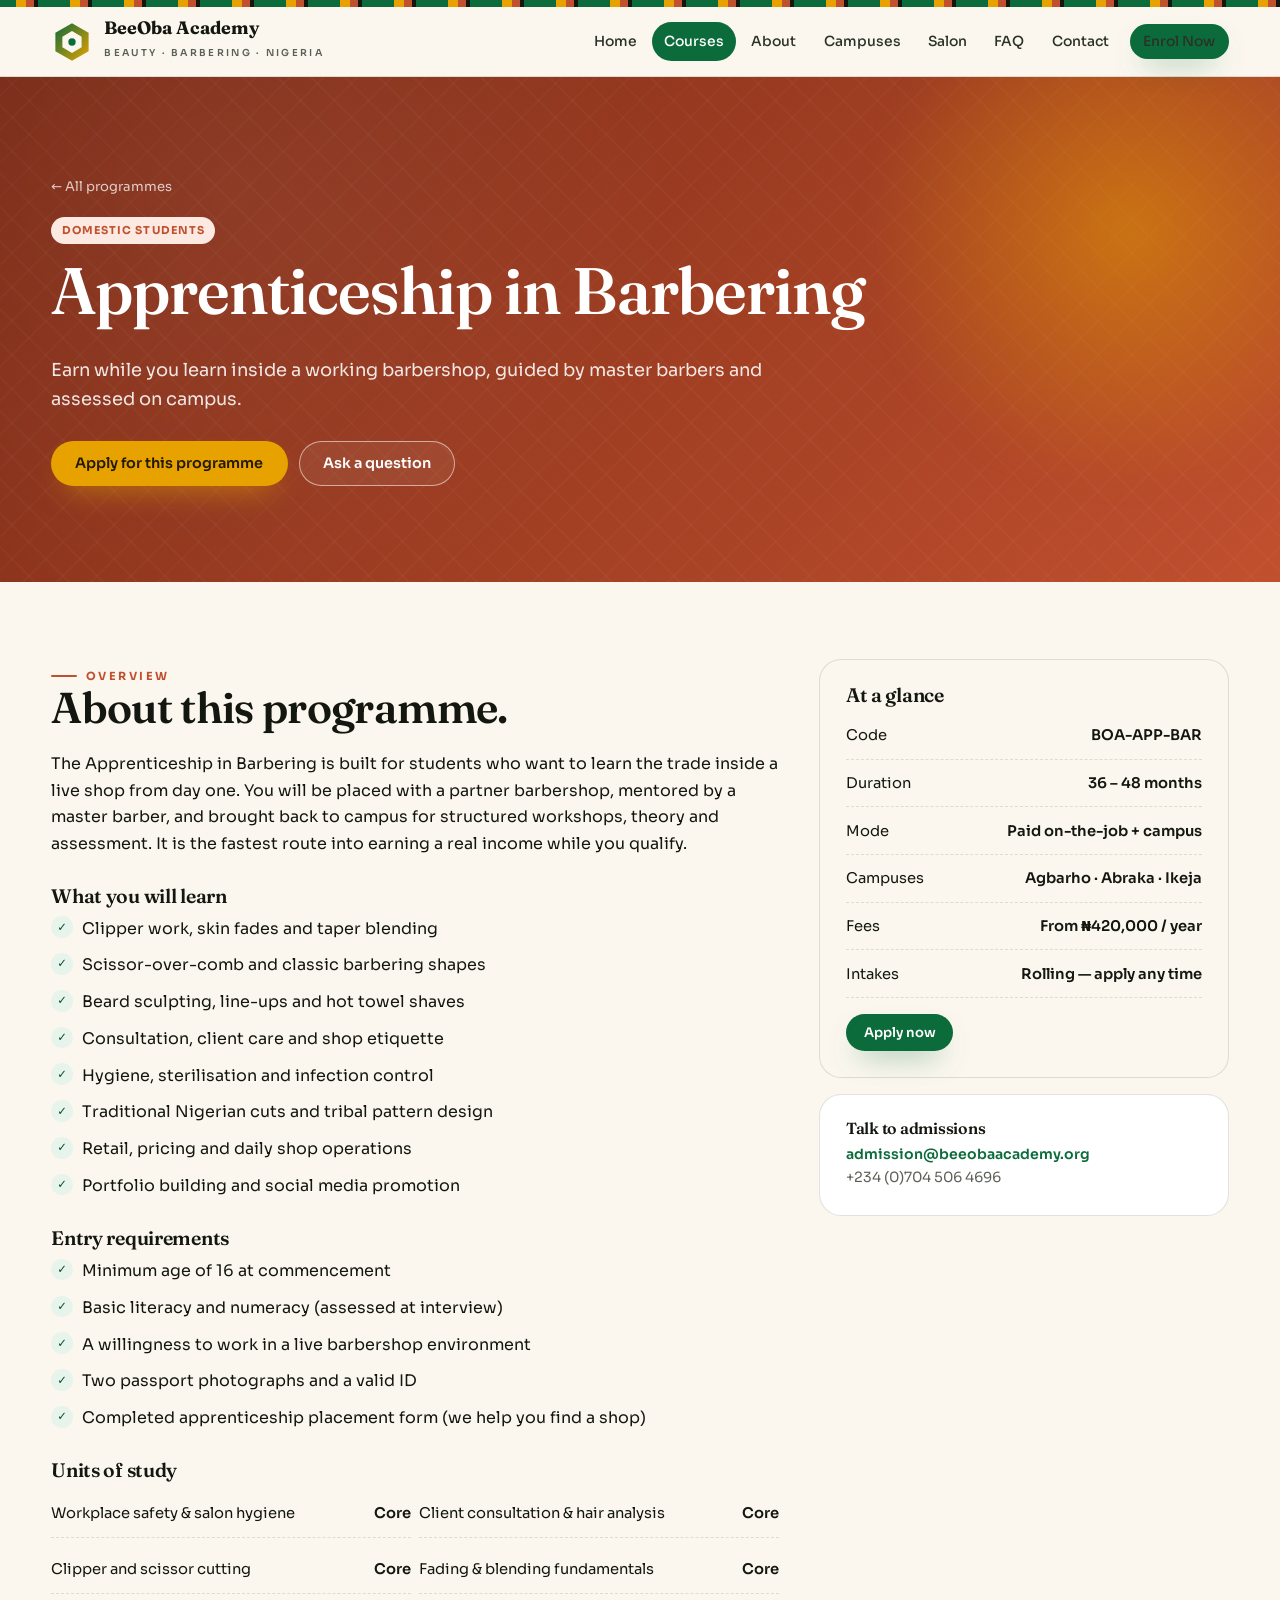
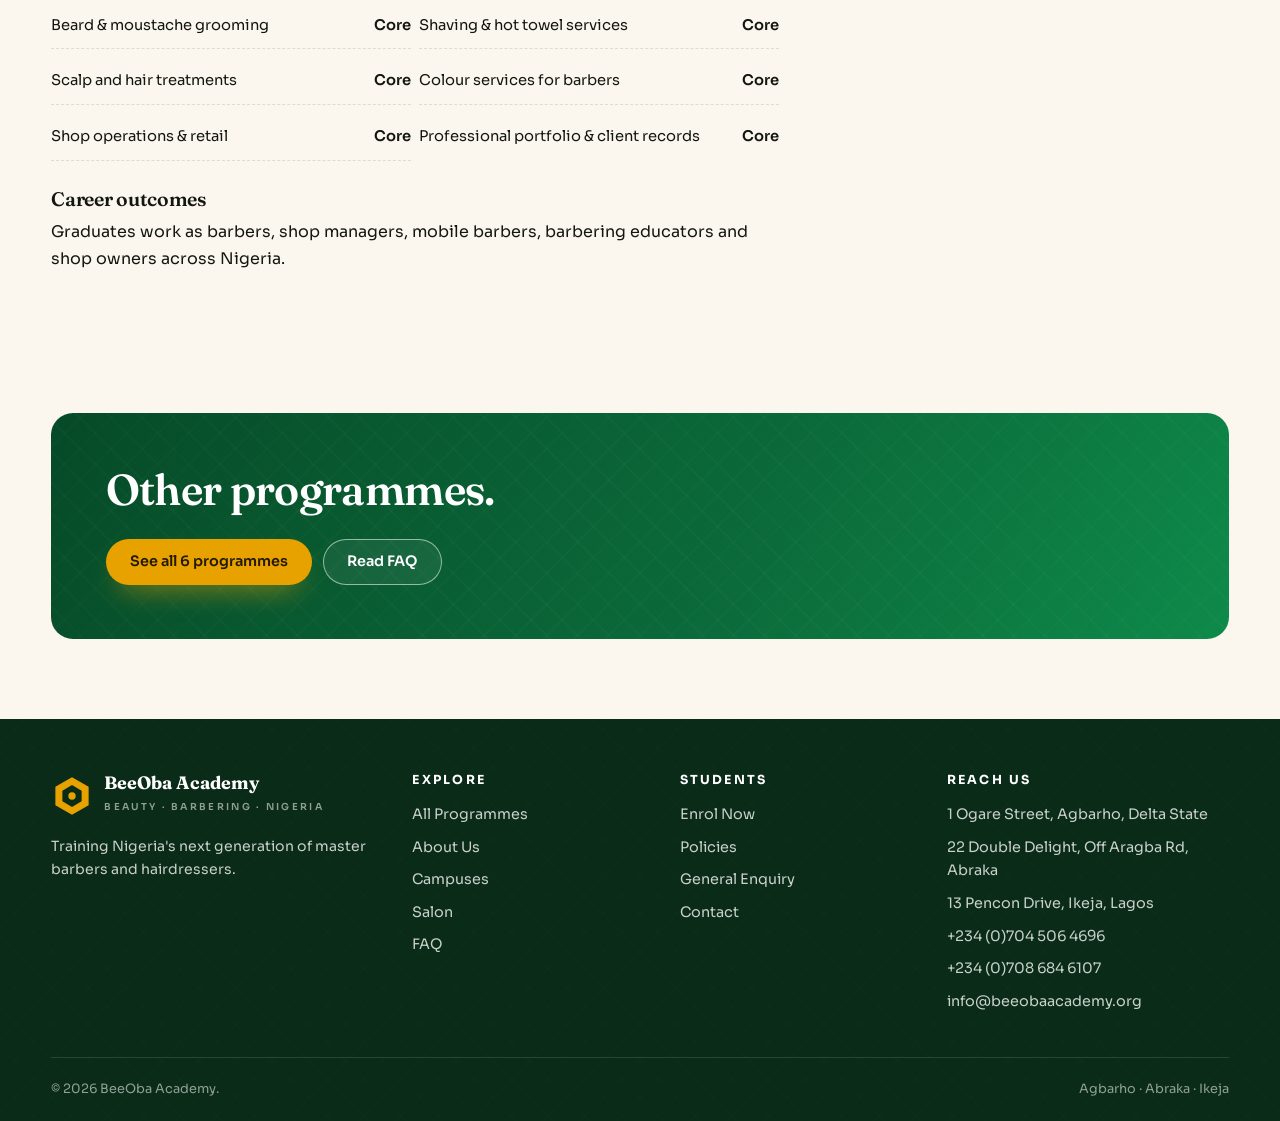
<file: course-barbering-apprenticeship.html>
<!DOCTYPE html>
<html lang="en">
<head>
<meta charset="UTF-8"><meta name="viewport" content="width=device-width, initial-scale=1.0">
<title>Apprenticeship in Barbering — BeeOba Academy</title>
<link href="https://fonts.googleapis.com/css2?family=Sora:wght@300;400;500;600;700;800&family=Fraunces:opsz,wght@9..144,400;9..144,500;9..144,600;9..144,700&display=swap" rel="stylesheet">
<link rel="stylesheet" href="styles.css">
</head>
<body>
<div class="kente-top"></div>
<header class="site-header"><div class="container nav">
  <a href="index.html" class="brand"><svg class="logo-mark" viewBox="0 0 48 48"><defs><linearGradient id="lg" x1="0" y1="0" x2="1" y2="1"><stop offset="0" stop-color="#0B6B3A"/><stop offset="1" stop-color="#E8A200"/></linearGradient></defs><path d="M24 2.5 43 13.5v21L24 45.5 5 34.5v-21z" fill="url(#lg)"/><path d="M24 11.5 35 18v12L24 36.5 13 30V18z" fill="#FBF7EF"/><circle cx="24" cy="24" r="4.2" fill="#0B6B3A"/></svg><span><span class="brand-name">BeeOba Academy</span><span class="brand-sub">Beauty · Barbering · Nigeria</span></span></a>
  <button class="burger" onclick="document.getElementById('navlinks').classList.toggle('open')">☰</button>
  <nav class="nav-links" id="navlinks">
    <a href="index.html">Home</a><a href="courses.html" class="active">Courses</a><a href="about.html">About</a>
    <a href="locations.html">Campuses</a><a href="salon-services.html">Salon</a><a href="faq.html">FAQ</a><a href="contact.html">Contact</a>
    <a href="enrol-now.html" class="btn btn-primary btn-sm nav-cta">Enrol Now</a>
  </nav>
</div></header>

<main>
<section class="hero hero--terra">
  <div class="container">
    <a href="courses.html" style="font-size:.82rem;color:rgba(255,255,255,.75)">← All programmes</a>
    <div style="margin-top:1rem">
      <span class="tag tag--terra">Domestic Students</span>
      <h1 style="margin-top:.7rem;max-width:20ch">Apprenticeship in Barbering</h1>
      <p class="lede">Earn while you learn inside a working barbershop, guided by master barbers and assessed on campus.</p>
      <div class="btn-row">
        <a class="btn btn-gold" href="enrol-now.html">Apply for this programme</a>
        <a class="btn btn-ghost" href="contact.html">Ask a question</a>
      </div>
    </div>
  </div>
</section>

<section class="section">
  <div class="container">
    <div class="grid" style="grid-template-columns:1.6fr .9fr;gap:2.5rem;align-items:start">
      <div>
        <span class="eyebrow eyebrow--dark">Overview</span>
        <h2>About this programme.</h2>
        <p>The Apprenticeship in Barbering is built for students who want to learn the trade inside a live shop from day one. You will be placed with a partner barbershop, mentored by a master barber, and brought back to campus for structured workshops, theory and assessment. It is the fastest route into earning a real income while you qualify.</p>

        <h3 class="mt-2">What you will learn</h3>
        <ul class="checklist">
          <li>Clipper work, skin fades and taper blending</li>
          <li>Scissor-over-comb and classic barbering shapes</li>
          <li>Beard sculpting, line-ups and hot towel shaves</li>
          <li>Consultation, client care and shop etiquette</li>
          <li>Hygiene, sterilisation and infection control</li>
          <li>Traditional Nigerian cuts and tribal pattern design</li>
          <li>Retail, pricing and daily shop operations</li>
          <li>Portfolio building and social media promotion</li>
        </ul>

        <h3 class="mt-2">Entry requirements</h3>
        <ul class="checklist">
          <li>Minimum age of 16 at commencement</li>
          <li>Basic literacy and numeracy (assessed at interview)</li>
          <li>A willingness to work in a live barbershop environment</li>
          <li>Two passport photographs and a valid ID</li>
          <li>Completed apprenticeship placement form (we help you find a shop)</li>
        </ul>

        <h3 class="mt-2">Units of study</h3>
        <div class="grid grid-2" style="gap:.5rem">
          <div class="kv"><span>Workplace safety &amp; salon hygiene</span><b>Core</b></div>
          <div class="kv"><span>Client consultation &amp; hair analysis</span><b>Core</b></div>
          <div class="kv"><span>Clipper and scissor cutting</span><b>Core</b></div>
          <div class="kv"><span>Fading &amp; blending fundamentals</span><b>Core</b></div>
          <div class="kv"><span>Beard &amp; moustache grooming</span><b>Core</b></div>
          <div class="kv"><span>Shaving &amp; hot towel services</span><b>Core</b></div>
          <div class="kv"><span>Scalp and hair treatments</span><b>Core</b></div>
          <div class="kv"><span>Colour services for barbers</span><b>Core</b></div>
          <div class="kv"><span>Shop operations &amp; retail</span><b>Core</b></div>
          <div class="kv"><span>Professional portfolio &amp; client records</span><b>Core</b></div>
        </div>

        <h3 class="mt-2">Career outcomes</h3>
        <p>Graduates work as barbers, shop managers, mobile barbers, barbering educators and shop owners across Nigeria.</p>
      </div>

      <div>
        <div class="card" style="background:var(--cream)">
          <h3>At a glance</h3>
          <div class="kv"><span>Code</span><b>BOA-APP-BAR</b></div>
          <div class="kv"><span>Duration</span><b>36 – 48 months</b></div>
          <div class="kv"><span>Mode</span><b>Paid on-the-job + campus</b></div>
          <div class="kv"><span>Campuses</span><b>Agbarho · Abraka · Ikeja</b></div>
          <div class="kv"><span>Fees</span><b>From ₦420,000 / year</b></div>
          <div class="kv"><span>Intakes</span><b>Rolling — apply any time</b></div>
          <a class="btn btn-primary btn-sm mt-1" href="enrol-now.html">Apply now</a>
        </div>
        <div class="card" style="margin-top:1rem">
          <h3 style="font-size:1rem">Talk to admissions</h3>
          <p style="font-size:.88rem;color:var(--muted);margin:0"><a href="mailto:admission@beeobaacademy.org" style="color:var(--green);font-weight:600">admission@beeobaacademy.org</a><br>+234 (0)704 506 4696</p>
        </div>
      </div>
    </div>
  </div>
</section>

<section class="section section--tight">
  <div class="container">
    <div class="cta-band">
      <h2>Other programmes.</h2>
      <div class="btn-row"><a class="btn btn-gold" href="courses.html">See all 6 programmes</a><a class="btn btn-ghost" href="faq.html">Read FAQ</a></div>
    </div>
  </div>
</section>
</main>

<footer class="site-footer"><div class="container">
  <div class="footer-grid">
    <div><div class="footer-brand"><svg class="logo-mark" viewBox="0 0 48 48"><path d="M24 2.5 43 13.5v21L24 45.5 5 34.5v-21z" fill="#E8A200"/><path d="M24 11.5 35 18v12L24 36.5 13 30V18z" fill="#0A2B18"/><circle cx="24" cy="24" r="4.2" fill="#E8A200"/></svg><span><span class="brand-name">BeeOba Academy</span><span class="brand-sub">Beauty · Barbering · Nigeria</span></span></div>
      <p style="font-size:.88rem;max-width:34ch">Training Nigeria's next generation of master barbers and hairdressers.</p></div>
    <div><h4>Explore</h4><ul><li><a href="courses.html">All Programmes</a></li><li><a href="about.html">About Us</a></li><li><a href="locations.html">Campuses</a></li><li><a href="salon-services.html">Salon</a></li><li><a href="faq.html">FAQ</a></li></ul></div>
    <div><h4>Students</h4><ul><li><a href="enrol-now.html">Enrol Now</a></li><li><a href="policies-forms.html">Policies</a></li><li><a href="general-enquiry.html">General Enquiry</a></li><li><a href="contact.html">Contact</a></li></ul></div>
    <div><h4>Reach Us</h4><ul><li>1 Ogare Street, Agbarho, Delta State</li><li>22 Double Delight, Off Aragba Rd, Abraka</li><li>13 Pencon Drive, Ikeja, Lagos</li><li><a href="tel:+2347045064696">+234 (0)704 506 4696</a></li><li><a href="tel:+2347086846107">+234 (0)708 684 6107</a></li><li><a href="mailto:info@beeobaacademy.org">info@beeobaacademy.org</a></li></ul></div>
  </div>
  <div class="footer-bottom"><span>© <span id="year"></span> BeeOba Academy.</span><span>Agbarho · Abraka · Ikeja</span></div>
</div></footer>
<script>document.getElementById('year').textContent=new Date().getFullYear();</script>
</body>
                            </html>
</file>
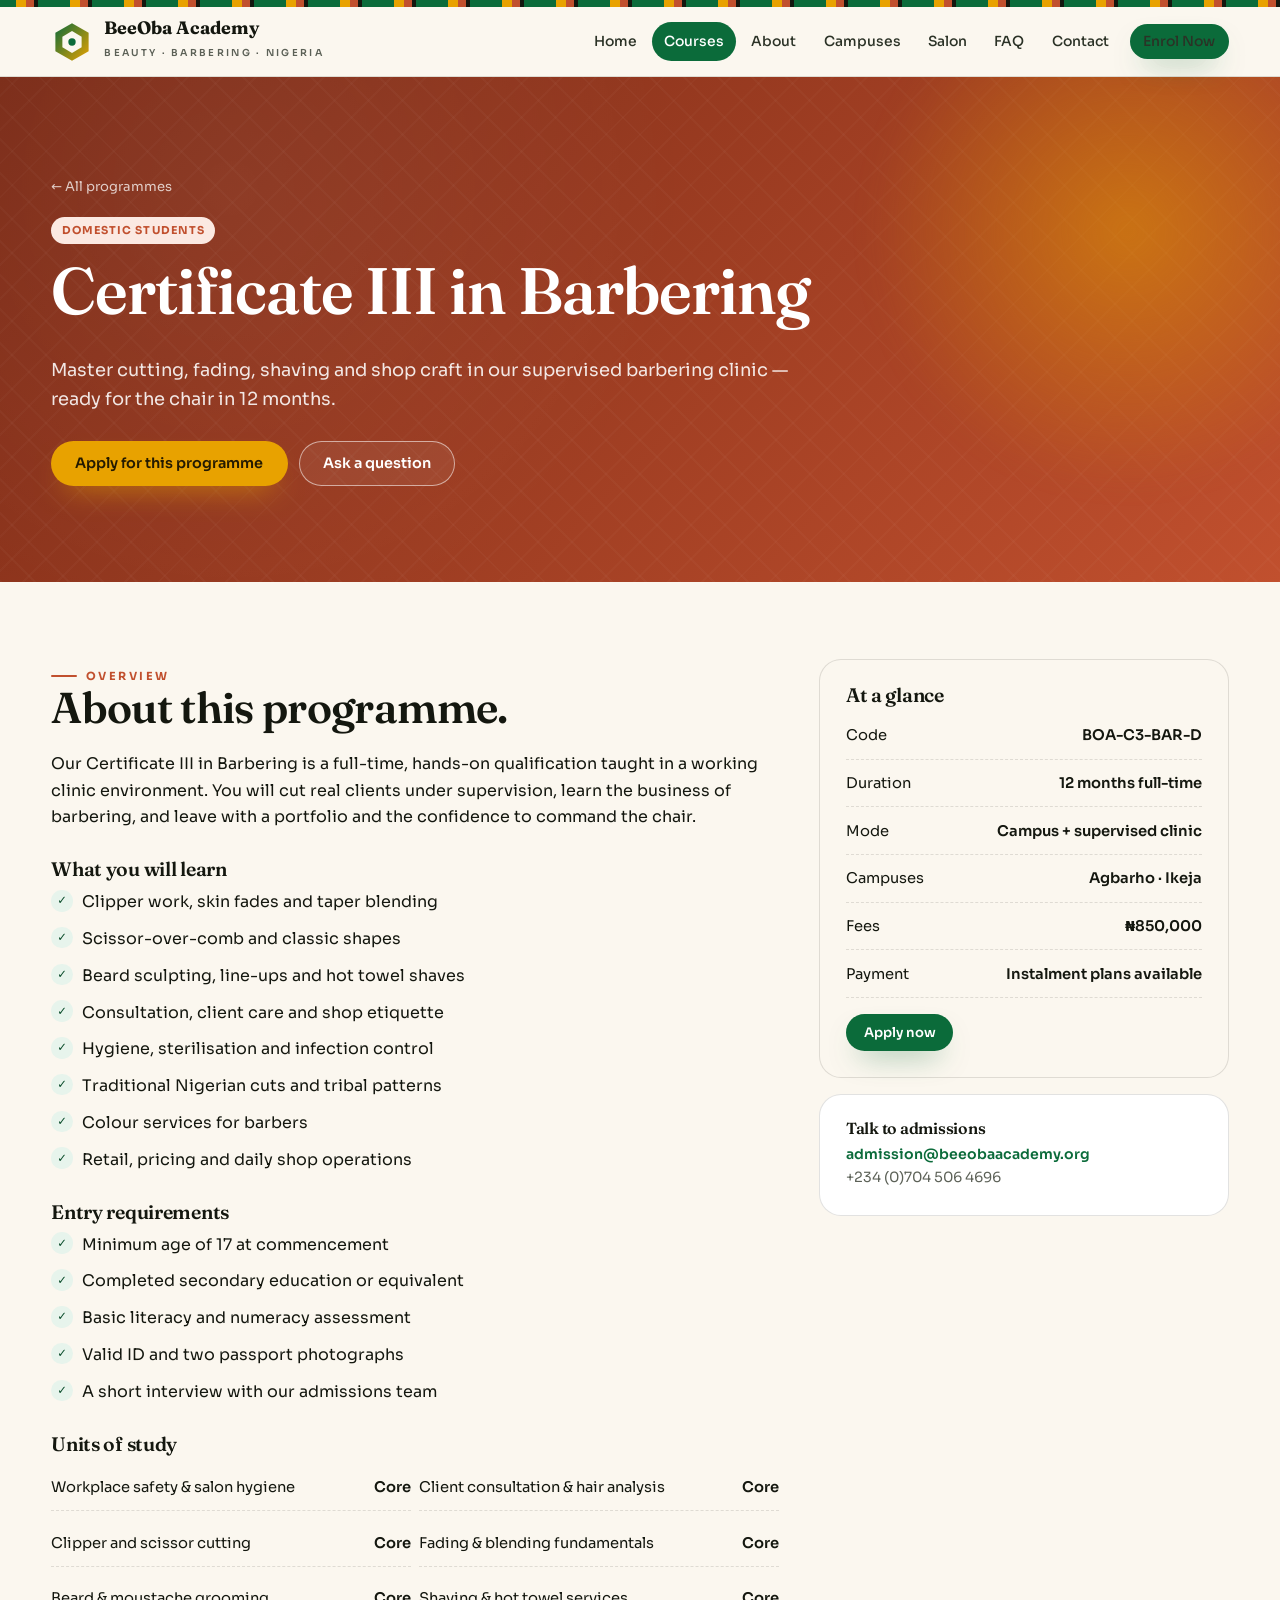
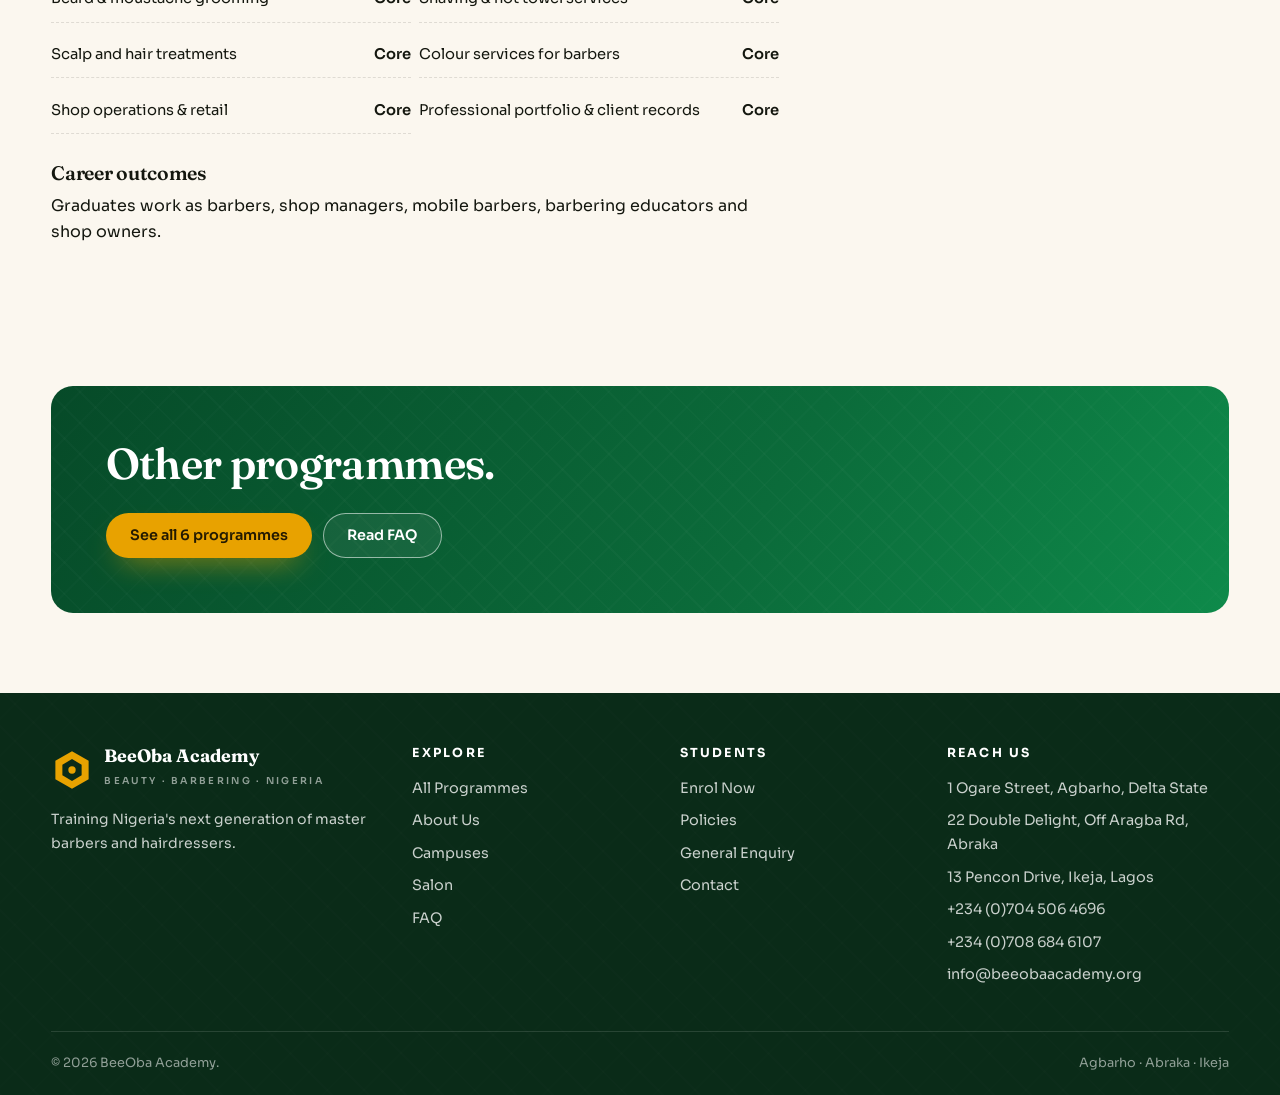
<file: course-cert3-barbering-domestic.html>
<!DOCTYPE html>
<html lang="en">
<head>
<meta charset="UTF-8"><meta name="viewport" content="width=device-width, initial-scale=1.0">
<title>Certificate III in Barbering (Domestic) — BeeOba Academy</title>
<link href="https://fonts.googleapis.com/css2?family=Sora:wght@300;400;500;600;700;800&family=Fraunces:opsz,wght@9..144,400;9..144,500;9..144,600;9..144,700&display=swap" rel="stylesheet">
<link rel="stylesheet" href="styles.css">
</head>
<body>
<div class="kente-top"></div>
<header class="site-header"><div class="container nav">
  <a href="index.html" class="brand"><svg class="logo-mark" viewBox="0 0 48 48"><defs><linearGradient id="lg" x1="0" y1="0" x2="1" y2="1"><stop offset="0" stop-color="#0B6B3A"/><stop offset="1" stop-color="#E8A200"/></linearGradient></defs><path d="M24 2.5 43 13.5v21L24 45.5 5 34.5v-21z" fill="url(#lg)"/><path d="M24 11.5 35 18v12L24 36.5 13 30V18z" fill="#FBF7EF"/><circle cx="24" cy="24" r="4.2" fill="#0B6B3A"/></svg><span><span class="brand-name">BeeOba Academy</span><span class="brand-sub">Beauty · Barbering · Nigeria</span></span></a>
  <button class="burger" onclick="document.getElementById('navlinks').classList.toggle('open')">☰</button>
  <nav class="nav-links" id="navlinks">
    <a href="index.html">Home</a><a href="courses.html" class="active">Courses</a><a href="about.html">About</a>
    <a href="locations.html">Campuses</a><a href="salon-services.html">Salon</a><a href="faq.html">FAQ</a><a href="contact.html">Contact</a>
    <a href="enrol-now.html" class="btn btn-primary btn-sm nav-cta">Enrol Now</a>
  </nav>
</div></header>

<main>
<section class="hero hero--terra">
  <div class="container">
    <a href="courses.html" style="font-size:.82rem;color:rgba(255,255,255,.75)">← All programmes</a>
    <div style="margin-top:1rem">
      <span class="tag tag--terra">Domestic Students</span>
      <h1 style="margin-top:.7rem;max-width:20ch">Certificate III in Barbering</h1>
      <p class="lede">Master cutting, fading, shaving and shop craft in our supervised barbering clinic — ready for the chair in 12 months.</p>
      <div class="btn-row">
        <a class="btn btn-gold" href="enrol-now.html">Apply for this programme</a>
        <a class="btn btn-ghost" href="contact.html">Ask a question</a>
      </div>
    </div>
  </div>
</section>

<section class="section">
  <div class="container">
    <div class="grid" style="grid-template-columns:1.6fr .9fr;gap:2.5rem;align-items:start">
      <div>
        <span class="eyebrow eyebrow--dark">Overview</span>
        <h2>About this programme.</h2>
        <p>Our Certificate III in Barbering is a full-time, hands-on qualification taught in a working clinic environment. You will cut real clients under supervision, learn the business of barbering, and leave with a portfolio and the confidence to command the chair.</p>

        <h3 class="mt-2">What you will learn</h3>
        <ul class="checklist">
          <li>Clipper work, skin fades and taper blending</li>
          <li>Scissor-over-comb and classic shapes</li>
          <li>Beard sculpting, line-ups and hot towel shaves</li>
          <li>Consultation, client care and shop etiquette</li>
          <li>Hygiene, sterilisation and infection control</li>
          <li>Traditional Nigerian cuts and tribal patterns</li>
          <li>Colour services for barbers</li>
          <li>Retail, pricing and daily shop operations</li>
        </ul>

        <h3 class="mt-2">Entry requirements</h3>
        <ul class="checklist">
          <li>Minimum age of 17 at commencement</li>
          <li>Completed secondary education or equivalent</li>
          <li>Basic literacy and numeracy assessment</li>
          <li>Valid ID and two passport photographs</li>
          <li>A short interview with our admissions team</li>
        </ul>

        <h3 class="mt-2">Units of study</h3>
        <div class="grid grid-2" style="gap:.5rem">
          <div class="kv"><span>Workplace safety &amp; salon hygiene</span><b>Core</b></div>
          <div class="kv"><span>Client consultation &amp; hair analysis</span><b>Core</b></div>
          <div class="kv"><span>Clipper and scissor cutting</span><b>Core</b></div>
          <div class="kv"><span>Fading &amp; blending fundamentals</span><b>Core</b></div>
          <div class="kv"><span>Beard &amp; moustache grooming</span><b>Core</b></div>
          <div class="kv"><span>Shaving &amp; hot towel services</span><b>Core</b></div>
          <div class="kv"><span>Scalp and hair treatments</span><b>Core</b></div>
          <div class="kv"><span>Colour services for barbers</span><b>Core</b></div>
          <div class="kv"><span>Shop operations &amp; retail</span><b>Core</b></div>
          <div class="kv"><span>Professional portfolio &amp; client records</span><b>Core</b></div>
        </div>

        <h3 class="mt-2">Career outcomes</h3>
        <p>Graduates work as barbers, shop managers, mobile barbers, barbering educators and shop owners.</p>
      </div>

      <div>
        <div class="card" style="background:var(--cream)">
          <h3>At a glance</h3>
          <div class="kv"><span>Code</span><b>BOA-C3-BAR-D</b></div>
          <div class="kv"><span>Duration</span><b>12 months full-time</b></div>
          <div class="kv"><span>Mode</span><b>Campus + supervised clinic</b></div>
          <div class="kv"><span>Campuses</span><b>Agbarho · Ikeja</b></div>
          <div class="kv"><span>Fees</span><b>₦850,000</b></div>
          <div class="kv"><span>Payment</span><b>Instalment plans available</b></div>
          <a class="btn btn-primary btn-sm mt-1" href="enrol-now.html">Apply now</a>
        </div>
        <div class="card" style="margin-top:1rem">
          <h3 style="font-size:1rem">Talk to admissions</h3>
          <p style="font-size:.88rem;color:var(--muted);margin:0"><a href="mailto:admission@beeobaacademy.org" style="color:var(--green);font-weight:600">admission@beeobaacademy.org</a><br>+234 (0)704 506 4696</p>
        </div>
      </div>
    </div>
  </div>
</section>

<section class="section section--tight">
  <div class="container">
    <div class="cta-band">
      <h2>Other programmes.</h2>
      <div class="btn-row"><a class="btn btn-gold" href="courses.html">See all 6 programmes</a><a class="btn btn-ghost" href="faq.html">Read FAQ</a></div>
    </div>
  </div>
</section>
</main>

<footer class="site-footer"><div class="container">
  <div class="footer-grid">
    <div><div class="footer-brand"><svg class="logo-mark" viewBox="0 0 48 48"><path d="M24 2.5 43 13.5v21L24 45.5 5 34.5v-21z" fill="#E8A200"/><path d="M24 11.5 35 18v12L24 36.5 13 30V18z" fill="#0A2B18"/><circle cx="24" cy="24" r="4.2" fill="#E8A200"/></svg><span><span class="brand-name">BeeOba Academy</span><span class="brand-sub">Beauty · Barbering · Nigeria</span></span></div>
      <p style="font-size:.88rem;max-width:34ch">Training Nigeria's next generation of master barbers and hairdressers.</p></div>
    <div><h4>Explore</h4><ul><li><a href="courses.html">All Programmes</a></li><li><a href="about.html">About Us</a></li><li><a href="locations.html">Campuses</a></li><li><a href="salon-services.html">Salon</a></li><li><a href="faq.html">FAQ</a></li></ul></div>
    <div><h4>Students</h4><ul><li><a href="enrol-now.html">Enrol Now</a></li><li><a href="policies-forms.html">Policies</a></li><li><a href="general-enquiry.html">General Enquiry</a></li><li><a href="contact.html">Contact</a></li></ul></div>
    <div><h4>Reach Us</h4><ul><li>1 Ogare Street, Agbarho, Delta State</li><li>22 Double Delight, Off Aragba Rd, Abraka</li><li>13 Pencon Drive, Ikeja, Lagos</li><li><a href="tel:+2347045064696">+234 (0)704 506 4696</a></li><li><a href="tel:+2347086846107">+234 (0)708 684 6107</a></li><li><a href="mailto:info@beeobaacademy.org">info@beeobaacademy.org</a></li></ul></div>
  </div>
  <div class="footer-bottom"><span>© <span id="year"></span> BeeOba Academy.</span><span>Agbarho · Abraka · Ikeja</span></div>
</div></footer>
<script>document.getElementById('year').textContent=new Date().getFullYear();</script>
</body>
                                                                             </html>
</file>
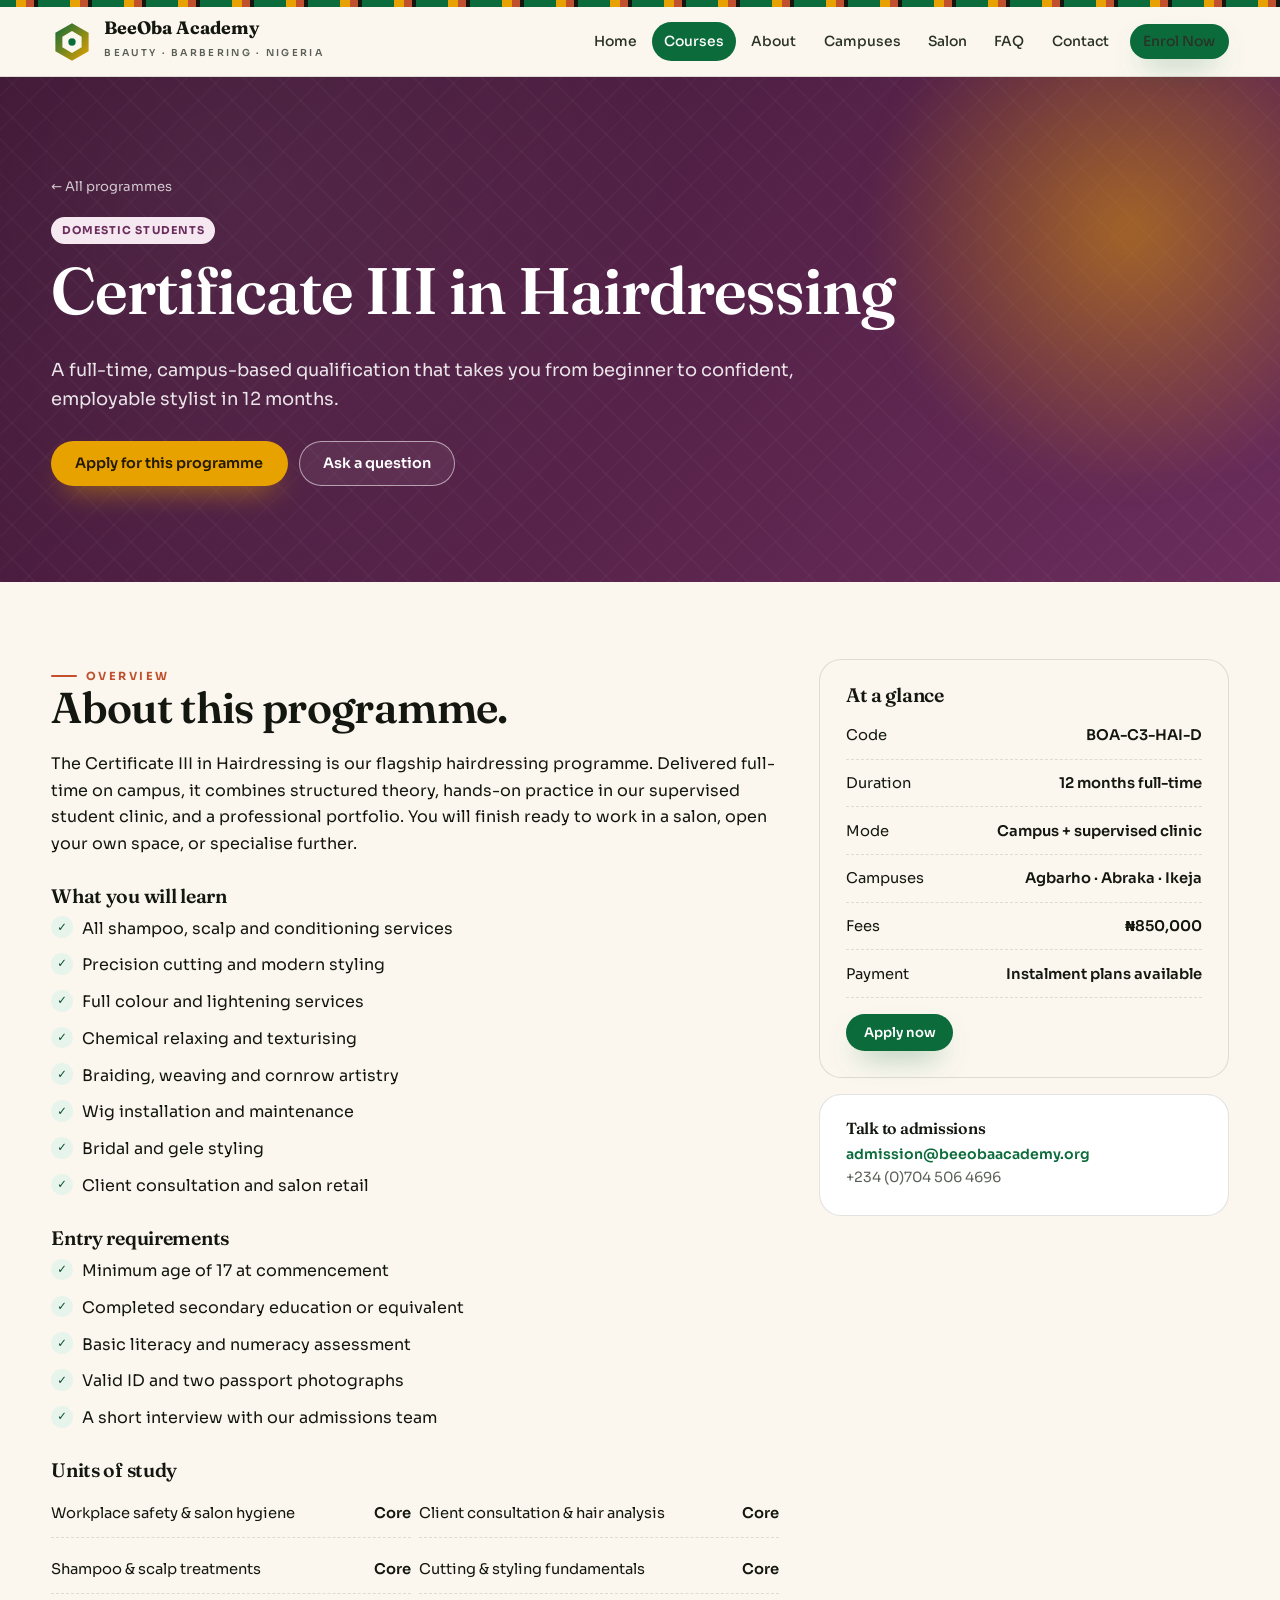
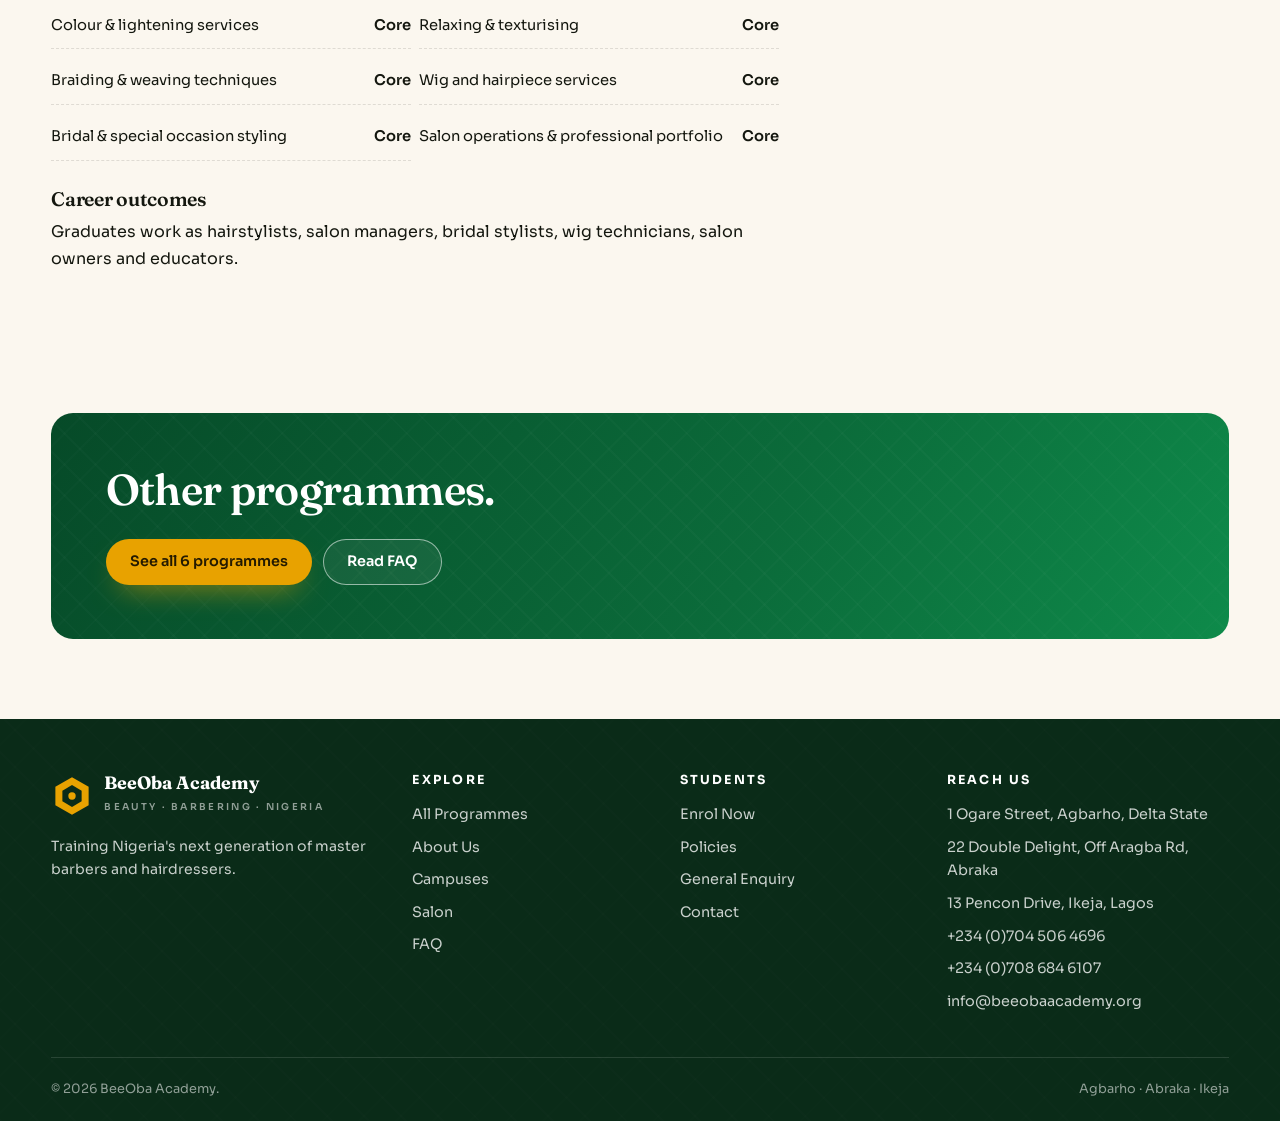
<file: course-cert3-hairdressing-domestic.html>
<!DOCTYPE html>
<html lang="en">
<head>
<meta charset="UTF-8"><meta name="viewport" content="width=device-width, initial-scale=1.0">
<title>Certificate III in Hairdressing (Domestic) — BeeOba Academy</title>
<link href="https://fonts.googleapis.com/css2?family=Sora:wght@300;400;500;600;700;800&family=Fraunces:opsz,wght@9..144,400;9..144,500;9..144,600;9..144,700&display=swap" rel="stylesheet">
<link rel="stylesheet" href="styles.css">
</head>
<body>
<div class="kente-top"></div>
<header class="site-header"><div class="container nav">
  <a href="index.html" class="brand"><svg class="logo-mark" viewBox="0 0 48 48"><defs><linearGradient id="lg" x1="0" y1="0" x2="1" y2="1"><stop offset="0" stop-color="#0B6B3A"/><stop offset="1" stop-color="#E8A200"/></linearGradient></defs><path d="M24 2.5 43 13.5v21L24 45.5 5 34.5v-21z" fill="url(#lg)"/><path d="M24 11.5 35 18v12L24 36.5 13 30V18z" fill="#FBF7EF"/><circle cx="24" cy="24" r="4.2" fill="#0B6B3A"/></svg><span><span class="brand-name">BeeOba Academy</span><span class="brand-sub">Beauty · Barbering · Nigeria</span></span></a>
  <button class="burger" onclick="document.getElementById('navlinks').classList.toggle('open')">☰</button>
  <nav class="nav-links" id="navlinks">
    <a href="index.html">Home</a><a href="courses.html" class="active">Courses</a><a href="about.html">About</a>
    <a href="locations.html">Campuses</a><a href="salon-services.html">Salon</a><a href="faq.html">FAQ</a><a href="contact.html">Contact</a>
    <a href="enrol-now.html" class="btn btn-primary btn-sm nav-cta">Enrol Now</a>
  </nav>
</div></header>

<main>
<section class="hero hero--plum">
  <div class="container">
    <a href="courses.html" style="font-size:.82rem;color:rgba(255,255,255,.75)">← All programmes</a>
    <div style="margin-top:1rem">
      <span class="tag tag--plum">Domestic Students</span>
      <h1 style="margin-top:.7rem;max-width:20ch">Certificate III in Hairdressing</h1>
      <p class="lede">A full-time, campus-based qualification that takes you from beginner to confident, employable stylist in 12 months.</p>
      <div class="btn-row">
        <a class="btn btn-gold" href="enrol-now.html">Apply for this programme</a>
        <a class="btn btn-ghost" href="contact.html">Ask a question</a>
      </div>
    </div>
  </div>
</section>

<section class="section">
  <div class="container">
    <div class="grid" style="grid-template-columns:1.6fr .9fr;gap:2.5rem;align-items:start">
      <div>
        <span class="eyebrow eyebrow--dark">Overview</span>
        <h2>About this programme.</h2>
        <p>The Certificate III in Hairdressing is our flagship hairdressing programme. Delivered full-time on campus, it combines structured theory, hands-on practice in our supervised student clinic, and a professional portfolio. You will finish ready to work in a salon, open your own space, or specialise further.</p>

        <h3 class="mt-2">What you will learn</h3>
        <ul class="checklist">
          <li>All shampoo, scalp and conditioning services</li>
          <li>Precision cutting and modern styling</li>
          <li>Full colour and lightening services</li>
          <li>Chemical relaxing and texturising</li>
          <li>Braiding, weaving and cornrow artistry</li>
          <li>Wig installation and maintenance</li>
          <li>Bridal and gele styling</li>
          <li>Client consultation and salon retail</li>
        </ul>

        <h3 class="mt-2">Entry requirements</h3>
        <ul class="checklist">
          <li>Minimum age of 17 at commencement</li>
          <li>Completed secondary education or equivalent</li>
          <li>Basic literacy and numeracy assessment</li>
          <li>Valid ID and two passport photographs</li>
          <li>A short interview with our admissions team</li>
        </ul>

        <h3 class="mt-2">Units of study</h3>
        <div class="grid grid-2" style="gap:.5rem">
          <div class="kv"><span>Workplace safety &amp; salon hygiene</span><b>Core</b></div>
          <div class="kv"><span>Client consultation &amp; hair analysis</span><b>Core</b></div>
          <div class="kv"><span>Shampoo &amp; scalp treatments</span><b>Core</b></div>
          <div class="kv"><span>Cutting &amp; styling fundamentals</span><b>Core</b></div>
          <div class="kv"><span>Colour &amp; lightening services</span><b>Core</b></div>
          <div class="kv"><span>Relaxing &amp; texturising</span><b>Core</b></div>
          <div class="kv"><span>Braiding &amp; weaving techniques</span><b>Core</b></div>
          <div class="kv"><span>Wig and hairpiece services</span><b>Core</b></div>
          <div class="kv"><span>Bridal &amp; special occasion styling</span><b>Core</b></div>
          <div class="kv"><span>Salon operations &amp; professional portfolio</span><b>Core</b></div>
        </div>

        <h3 class="mt-2">Career outcomes</h3>
        <p>Graduates work as hairstylists, salon managers, bridal stylists, wig technicians, salon owners and educators.</p>
      </div>

      <div>
        <div class="card" style="background:var(--cream)">
          <h3>At a glance</h3>
          <div class="kv"><span>Code</span><b>BOA-C3-HAI-D</b></div>
          <div class="kv"><span>Duration</span><b>12 months full-time</b></div>
          <div class="kv"><span>Mode</span><b>Campus + supervised clinic</b></div>
          <div class="kv"><span>Campuses</span><b>Agbarho · Abraka · Ikeja</b></div>
          <div class="kv"><span>Fees</span><b>₦850,000</b></div>
          <div class="kv"><span>Payment</span><b>Instalment plans available</b></div>
          <a class="btn btn-primary btn-sm mt-1" href="enrol-now.html">Apply now</a>
        </div>
        <div class="card" style="margin-top:1rem">
          <h3 style="font-size:1rem">Talk to admissions</h3>
          <p style="font-size:.88rem;color:var(--muted);margin:0"><a href="mailto:admission@beeobaacademy.org" style="color:var(--green);font-weight:600">admission@beeobaacademy.org</a><br>+234 (0)704 506 4696</p>
        </div>
      </div>
    </div>
  </div>
</section>

<section class="section section--tight">
  <div class="container">
    <div class="cta-band">
      <h2>Other programmes.</h2>
      <div class="btn-row"><a class="btn btn-gold" href="courses.html">See all 6 programmes</a><a class="btn btn-ghost" href="faq.html">Read FAQ</a></div>
    </div>
  </div>
</section>
</main>

<footer class="site-footer"><div class="container">
  <div class="footer-grid">
    <div><div class="footer-brand"><svg class="logo-mark" viewBox="0 0 48 48"><path d="M24 2.5 43 13.5v21L24 45.5 5 34.5v-21z" fill="#E8A200"/><path d="M24 11.5 35 18v12L24 36.5 13 30V18z" fill="#0A2B18"/><circle cx="24" cy="24" r="4.2" fill="#E8A200"/></svg><span><span class="brand-name">BeeOba Academy</span><span class="brand-sub">Beauty · Barbering · Nigeria</span></span></div>
      <p style="font-size:.88rem;max-width:34ch">Training Nigeria's next generation of master barbers and hairdressers.</p></div>
    <div><h4>Explore</h4><ul><li><a href="courses.html">All Programmes</a></li><li><a href="about.html">About Us</a></li><li><a href="locations.html">Campuses</a></li><li><a href="salon-services.html">Salon</a></li><li><a href="faq.html">FAQ</a></li></ul></div>
    <div><h4>Students</h4><ul><li><a href="enrol-now.html">Enrol Now</a></li><li><a href="policies-forms.html">Policies</a></li><li><a href="general-enquiry.html">General Enquiry</a></li><li><a href="contact.html">Contact</a></li></ul></div>
    <div><h4>Reach Us</h4><ul><li>1 Ogare Street, Agbarho, Delta State</li><li>22 Double Delight, Off Aragba Rd, Abraka</li><li>13 Pencon Drive, Ikeja, Lagos</li><li><a href="tel:+2347045064696">+234 (0)704 506 4696</a></li><li><a href="tel:+2347086846107">+234 (0)708 684 6107</a></li><li><a href="mailto:info@beeobaacademy.org">info@beeobaacademy.org</a></li></ul></div>
  </div>
  <div class="footer-bottom"><span>© <span id="year"></span> BeeOba Academy.</span><span>Agbarho · Abraka · Ikeja</span></div>
</div></footer>
<script>document.getElementById('year').textContent=new Date().getFullYear();</script>
</body>
  </html>
</file>
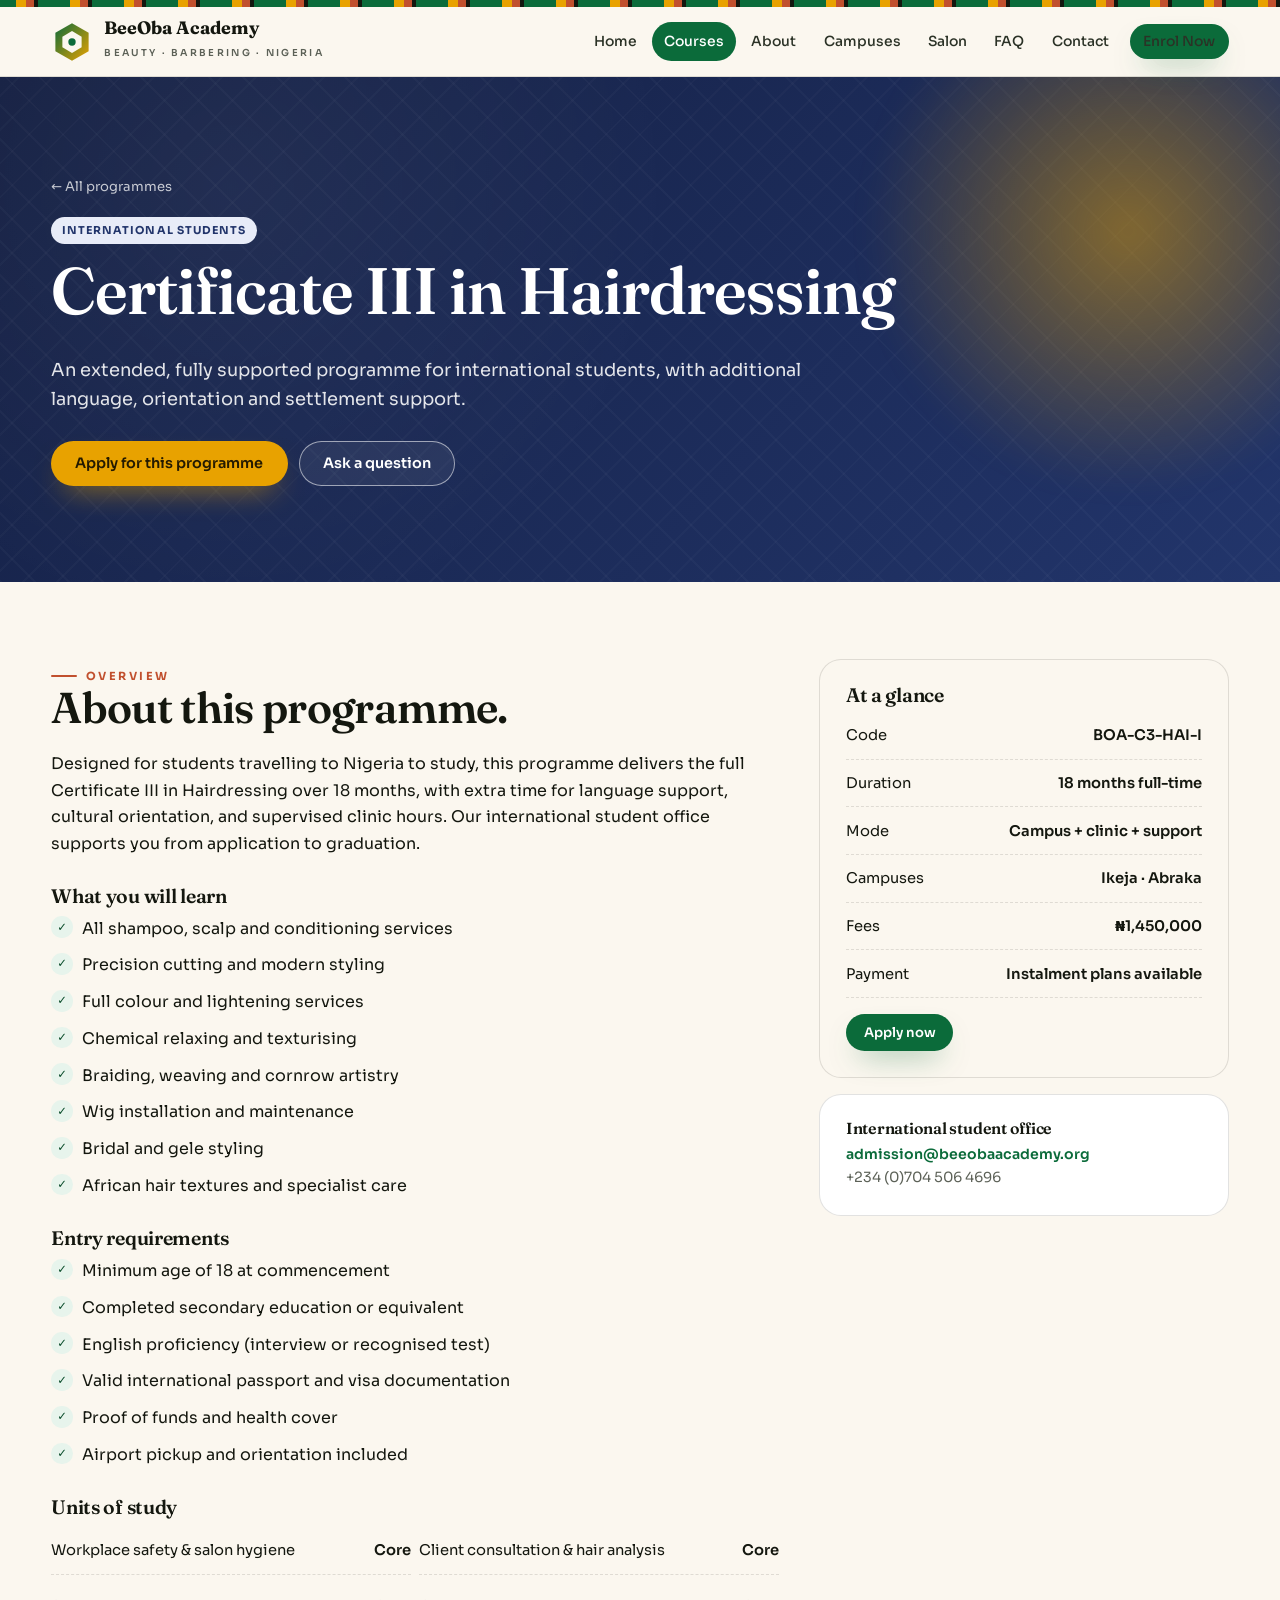
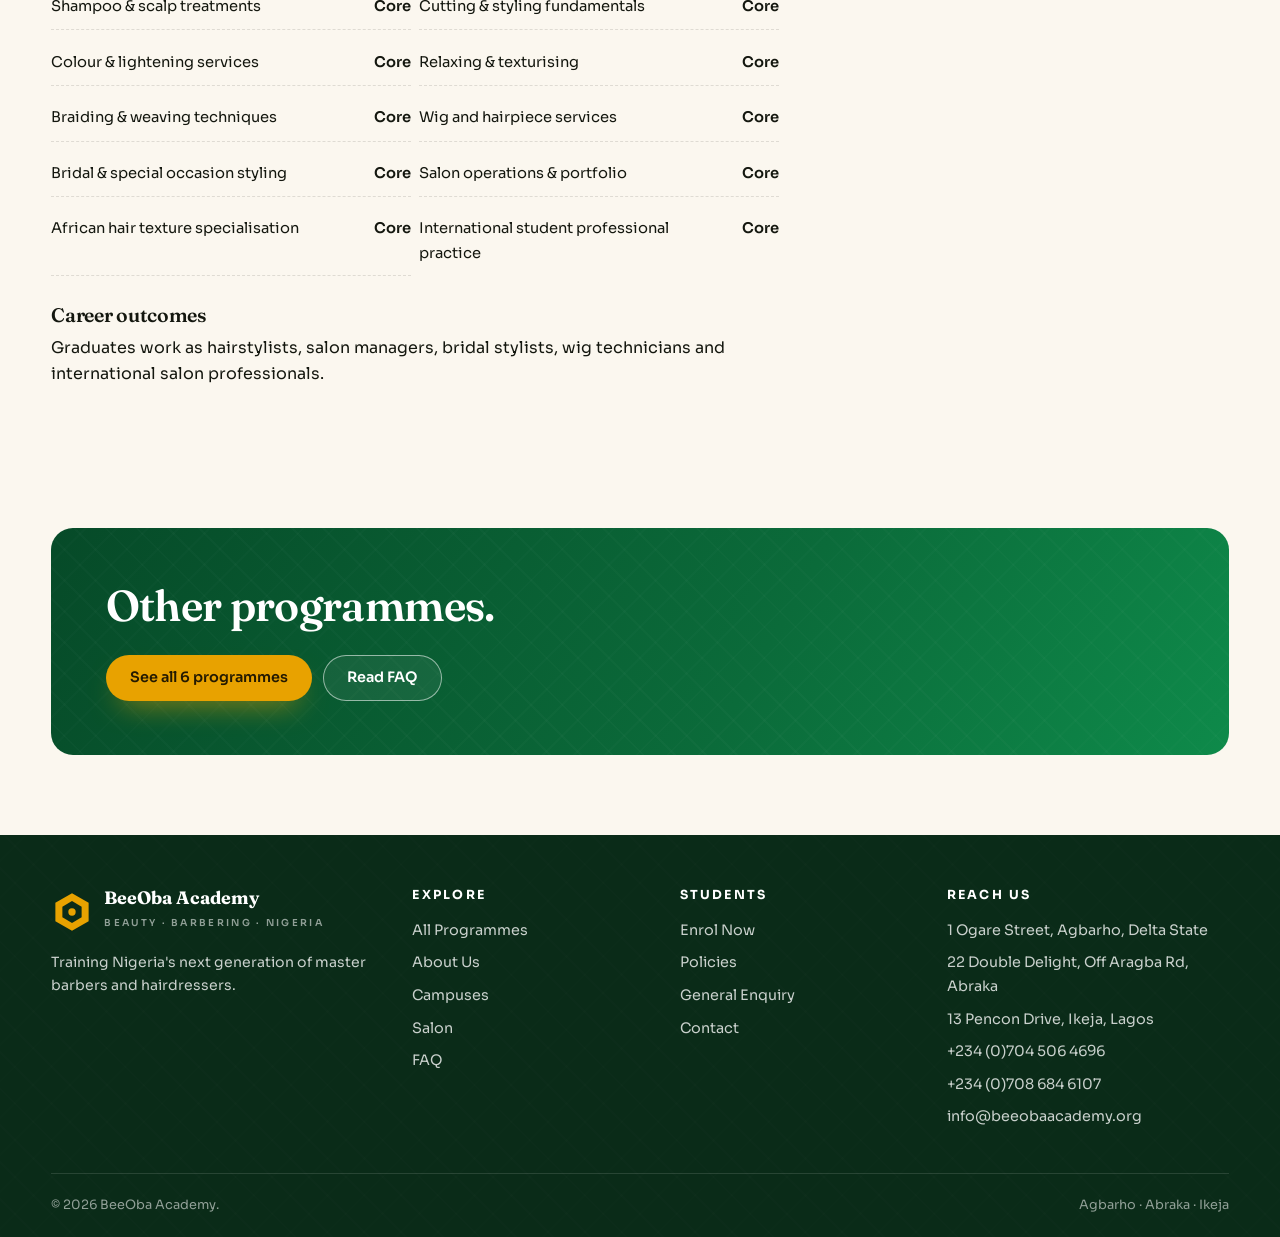
<file: course-cert3-hairdressing-international.html>
<!DOCTYPE html>
<html lang="en">
<head>
<meta charset="UTF-8"><meta name="viewport" content="width=device-width, initial-scale=1.0">
<title>Certificate III in Hairdressing (International) — BeeOba Academy</title>
<link href="https://fonts.googleapis.com/css2?family=Sora:wght@300;400;500;600;700;800&family=Fraunces:opsz,wght@9..144,400;9..144,500;9..144,600;9..144,700&display=swap" rel="stylesheet">
<link rel="stylesheet" href="styles.css">
</head>
<body>
<div class="kente-top"></div>
<header class="site-header"><div class="container nav">
  <a href="index.html" class="brand"><svg class="logo-mark" viewBox="0 0 48 48"><defs><linearGradient id="lg" x1="0" y1="0" x2="1" y2="1"><stop offset="0" stop-color="#0B6B3A"/><stop offset="1" stop-color="#E8A200"/></linearGradient></defs><path d="M24 2.5 43 13.5v21L24 45.5 5 34.5v-21z" fill="url(#lg)"/><path d="M24 11.5 35 18v12L24 36.5 13 30V18z" fill="#FBF7EF"/><circle cx="24" cy="24" r="4.2" fill="#0B6B3A"/></svg><span><span class="brand-name">BeeOba Academy</span><span class="brand-sub">Beauty · Barbering · Nigeria</span></span></a>
  <button class="burger" onclick="document.getElementById('navlinks').classList.toggle('open')">☰</button>
  <nav class="nav-links" id="navlinks">
    <a href="index.html">Home</a><a href="courses.html" class="active">Courses</a><a href="about.html">About</a>
    <a href="locations.html">Campuses</a><a href="salon-services.html">Salon</a><a href="faq.html">FAQ</a><a href="contact.html">Contact</a>
    <a href="enrol-now.html" class="btn btn-primary btn-sm nav-cta">Enrol Now</a>
  </nav>
</div></header>

<main>
<section class="hero hero--indigo">
  <div class="container">
    <a href="courses.html" style="font-size:.82rem;color:rgba(255,255,255,.75)">← All programmes</a>
    <div style="margin-top:1rem">
      <span class="tag tag--indigo">International Students</span>
      <h1 style="margin-top:.7rem;max-width:20ch">Certificate III in Hairdressing</h1>
      <p class="lede">An extended, fully supported programme for international students, with additional language, orientation and settlement support.</p>
      <div class="btn-row">
        <a class="btn btn-gold" href="enrol-now.html">Apply for this programme</a>
        <a class="btn btn-ghost" href="contact.html">Ask a question</a>
      </div>
    </div>
  </div>
</section>

<section class="section">
  <div class="container">
    <div class="grid" style="grid-template-columns:1.6fr .9fr;gap:2.5rem;align-items:start">
      <div>
        <span class="eyebrow eyebrow--dark">Overview</span>
        <h2>About this programme.</h2>
        <p>Designed for students travelling to Nigeria to study, this programme delivers the full Certificate III in Hairdressing over 18 months, with extra time for language support, cultural orientation, and supervised clinic hours. Our international student office supports you from application to graduation.</p>

        <h3 class="mt-2">What you will learn</h3>
        <ul class="checklist">
          <li>All shampoo, scalp and conditioning services</li>
          <li>Precision cutting and modern styling</li>
          <li>Full colour and lightening services</li>
          <li>Chemical relaxing and texturising</li>
          <li>Braiding, weaving and cornrow artistry</li>
          <li>Wig installation and maintenance</li>
          <li>Bridal and gele styling</li>
          <li>African hair textures and specialist care</li>
        </ul>

        <h3 class="mt-2">Entry requirements</h3>
        <ul class="checklist">
          <li>Minimum age of 18 at commencement</li>
          <li>Completed secondary education or equivalent</li>
          <li>English proficiency (interview or recognised test)</li>
          <li>Valid international passport and visa documentation</li>
          <li>Proof of funds and health cover</li>
          <li>Airport pickup and orientation included</li>
        </ul>

        <h3 class="mt-2">Units of study</h3>
        <div class="grid grid-2" style="gap:.5rem">
          <div class="kv"><span>Workplace safety &amp; salon hygiene</span><b>Core</b></div>
          <div class="kv"><span>Client consultation &amp; hair analysis</span><b>Core</b></div>
          <div class="kv"><span>Shampoo &amp; scalp treatments</span><b>Core</b></div>
          <div class="kv"><span>Cutting &amp; styling fundamentals</span><b>Core</b></div>
          <div class="kv"><span>Colour &amp; lightening services</span><b>Core</b></div>
          <div class="kv"><span>Relaxing &amp; texturising</span><b>Core</b></div>
          <div class="kv"><span>Braiding &amp; weaving techniques</span><b>Core</b></div>
          <div class="kv"><span>Wig and hairpiece services</span><b>Core</b></div>
          <div class="kv"><span>Bridal &amp; special occasion styling</span><b>Core</b></div>
          <div class="kv"><span>Salon operations &amp; portfolio</span><b>Core</b></div>
          <div class="kv"><span>African hair texture specialisation</span><b>Core</b></div>
          <div class="kv"><span>International student professional practice</span><b>Core</b></div>
        </div>

        <h3 class="mt-2">Career outcomes</h3>
        <p>Graduates work as hairstylists, salon managers, bridal stylists, wig technicians and international salon professionals.</p>
      </div>

      <div>
        <div class="card" style="background:var(--cream)">
          <h3>At a glance</h3>
          <div class="kv"><span>Code</span><b>BOA-C3-HAI-I</b></div>
          <div class="kv"><span>Duration</span><b>18 months full-time</b></div>
          <div class="kv"><span>Mode</span><b>Campus + clinic + support</b></div>
          <div class="kv"><span>Campuses</span><b>Ikeja · Abraka</b></div>
          <div class="kv"><span>Fees</span><b>₦1,450,000</b></div>
          <div class="kv"><span>Payment</span><b>Instalment plans available</b></div>
          <a class="btn btn-primary btn-sm mt-1" href="enrol-now.html">Apply now</a>
        </div>
        <div class="card" style="margin-top:1rem">
          <h3 style="font-size:1rem">International student office</h3>
          <p style="font-size:.88rem;color:var(--muted);margin:0"><a href="mailto:admission@beeobaacademy.org" style="color:var(--green);font-weight:600">admission@beeobaacademy.org</a><br>+234 (0)704 506 4696</p>
        </div>
      </div>
    </div>
  </div>
</section>

<section class="section section--tight">
  <div class="container">
    <div class="cta-band">
      <h2>Other programmes.</h2>
      <div class="btn-row"><a class="btn btn-gold" href="courses.html">See all 6 programmes</a><a class="btn btn-ghost" href="faq.html">Read FAQ</a></div>
    </div>
  </div>
</section>
</main>

<footer class="site-footer"><div class="container">
  <div class="footer-grid">
    <div><div class="footer-brand"><svg class="logo-mark" viewBox="0 0 48 48"><path d="M24 2.5 43 13.5v21L24 45.5 5 34.5v-21z" fill="#E8A200"/><path d="M24 11.5 35 18v12L24 36.5 13 30V18z" fill="#0A2B18"/><circle cx="24" cy="24" r="4.2" fill="#E8A200"/></svg><span><span class="brand-name">BeeOba Academy</span><span class="brand-sub">Beauty · Barbering · Nigeria</span></span></div>
      <p style="font-size:.88rem;max-width:34ch">Training Nigeria's next generation of master barbers and hairdressers.</p></div>
    <div><h4>Explore</h4><ul><li><a href="courses.html">All Programmes</a></li><li><a href="about.html">About Us</a></li><li><a href="locations.html">Campuses</a></li><li><a href="salon-services.html">Salon</a></li><li><a href="faq.html">FAQ</a></li></ul></div>
    <div><h4>Students</h4><ul><li><a href="enrol-now.html">Enrol Now</a></li><li><a href="policies-forms.html">Policies</a></li><li><a href="general-enquiry.html">General Enquiry</a></li><li><a href="contact.html">Contact</a></li></ul></div>
    <div><h4>Reach Us</h4><ul><li>1 Ogare Street, Agbarho, Delta State</li><li>22 Double Delight, Off Aragba Rd, Abraka</li><li>13 Pencon Drive, Ikeja, Lagos</li><li><a href="tel:+2347045064696">+234 (0)704 506 4696</a></li><li><a href="tel:+2347086846107">+234 (0)708 684 6107</a></li><li><a href="mailto:info@beeobaacademy.org">info@beeobaacademy.org</a></li></ul></div>
  </div>
  <div class="footer-bottom"><span>© <span id="year"></span> BeeOba Academy.</span><span>Agbarho · Abraka · Ikeja</span></div>
</div></footer>
<script>document.getElementById('year').textContent=new Date().getFullYear();</script>
</body>
                                                                                                                         </html>
</file>
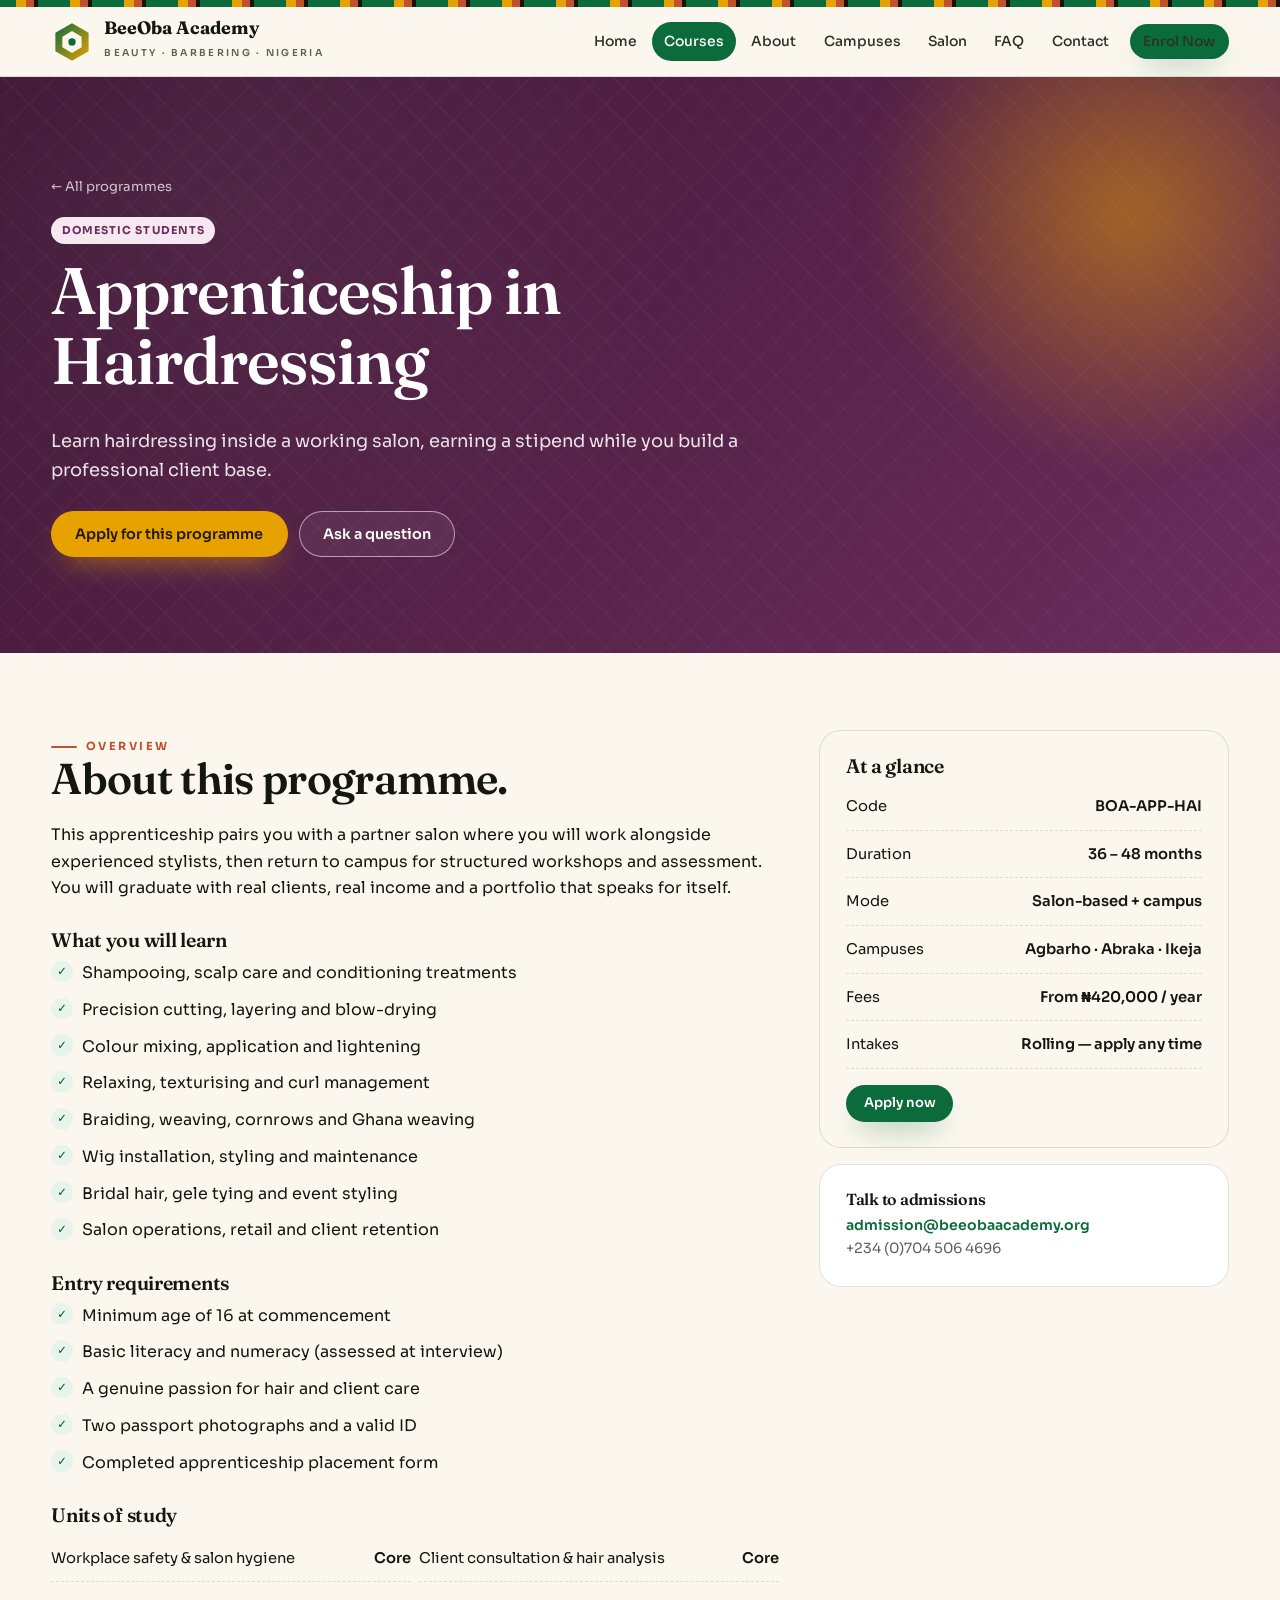
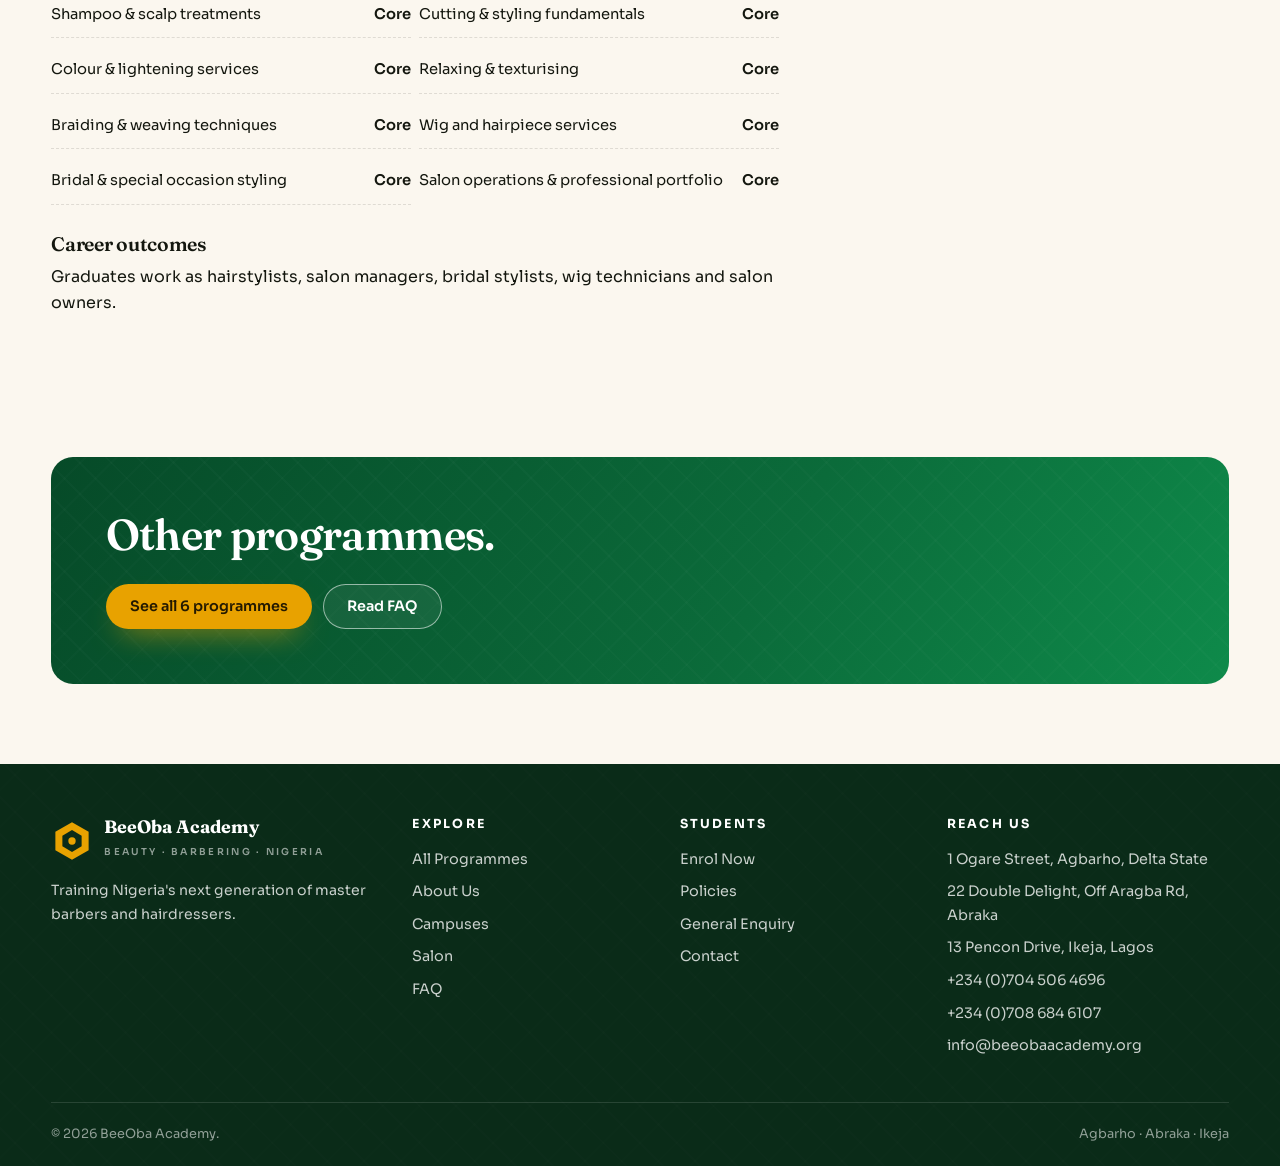
<file: course-hairdressing-apprenticeship.html>
<!DOCTYPE html>
<html lang="en">
<head>
<meta charset="UTF-8"><meta name="viewport" content="width=device-width, initial-scale=1.0">
<title>Apprenticeship in Hairdressing — BeeOba Academy</title>
<link href="https://fonts.googleapis.com/css2?family=Sora:wght@300;400;500;600;700;800&family=Fraunces:opsz,wght@9..144,400;9..144,500;9..144,600;9..144,700&display=swap" rel="stylesheet">
<link rel="stylesheet" href="styles.css">
</head>
<body>
<div class="kente-top"></div>
<header class="site-header"><div class="container nav">
  <a href="index.html" class="brand"><svg class="logo-mark" viewBox="0 0 48 48"><defs><linearGradient id="lg" x1="0" y1="0" x2="1" y2="1"><stop offset="0" stop-color="#0B6B3A"/><stop offset="1" stop-color="#E8A200"/></linearGradient></defs><path d="M24 2.5 43 13.5v21L24 45.5 5 34.5v-21z" fill="url(#lg)"/><path d="M24 11.5 35 18v12L24 36.5 13 30V18z" fill="#FBF7EF"/><circle cx="24" cy="24" r="4.2" fill="#0B6B3A"/></svg><span><span class="brand-name">BeeOba Academy</span><span class="brand-sub">Beauty · Barbering · Nigeria</span></span></a>
  <button class="burger" onclick="document.getElementById('navlinks').classList.toggle('open')">☰</button>
  <nav class="nav-links" id="navlinks">
    <a href="index.html">Home</a><a href="courses.html" class="active">Courses</a><a href="about.html">About</a>
    <a href="locations.html">Campuses</a><a href="salon-services.html">Salon</a><a href="faq.html">FAQ</a><a href="contact.html">Contact</a>
    <a href="enrol-now.html" class="btn btn-primary btn-sm nav-cta">Enrol Now</a>
  </nav>
</div></header>

<main>
<section class="hero hero--plum">
  <div class="container">
    <a href="courses.html" style="font-size:.82rem;color:rgba(255,255,255,.75)">← All programmes</a>
    <div style="margin-top:1rem">
      <span class="tag tag--plum">Domestic Students</span>
      <h1 style="margin-top:.7rem;max-width:20ch">Apprenticeship in Hairdressing</h1>
      <p class="lede">Learn hairdressing inside a working salon, earning a stipend while you build a professional client base.</p>
      <div class="btn-row">
        <a class="btn btn-gold" href="enrol-now.html">Apply for this programme</a>
        <a class="btn btn-ghost" href="contact.html">Ask a question</a>
      </div>
    </div>
  </div>
</section>

<section class="section">
  <div class="container">
    <div class="grid" style="grid-template-columns:1.6fr .9fr;gap:2.5rem;align-items:start">
      <div>
        <span class="eyebrow eyebrow--dark">Overview</span>
        <h2>About this programme.</h2>
        <p>This apprenticeship pairs you with a partner salon where you will work alongside experienced stylists, then return to campus for structured workshops and assessment. You will graduate with real clients, real income and a portfolio that speaks for itself.</p>

        <h3 class="mt-2">What you will learn</h3>
        <ul class="checklist">
          <li>Shampooing, scalp care and conditioning treatments</li>
          <li>Precision cutting, layering and blow-drying</li>
          <li>Colour mixing, application and lightening</li>
          <li>Relaxing, texturising and curl management</li>
          <li>Braiding, weaving, cornrows and Ghana weaving</li>
          <li>Wig installation, styling and maintenance</li>
          <li>Bridal hair, gele tying and event styling</li>
          <li>Salon operations, retail and client retention</li>
        </ul>

        <h3 class="mt-2">Entry requirements</h3>
        <ul class="checklist">
          <li>Minimum age of 16 at commencement</li>
          <li>Basic literacy and numeracy (assessed at interview)</li>
          <li>A genuine passion for hair and client care</li>
          <li>Two passport photographs and a valid ID</li>
          <li>Completed apprenticeship placement form</li>
        </ul>

        <h3 class="mt-2">Units of study</h3>
        <div class="grid grid-2" style="gap:.5rem">
          <div class="kv"><span>Workplace safety &amp; salon hygiene</span><b>Core</b></div>
          <div class="kv"><span>Client consultation &amp; hair analysis</span><b>Core</b></div>
          <div class="kv"><span>Shampoo &amp; scalp treatments</span><b>Core</b></div>
          <div class="kv"><span>Cutting &amp; styling fundamentals</span><b>Core</b></div>
          <div class="kv"><span>Colour &amp; lightening services</span><b>Core</b></div>
          <div class="kv"><span>Relaxing &amp; texturising</span><b>Core</b></div>
          <div class="kv"><span>Braiding &amp; weaving techniques</span><b>Core</b></div>
          <div class="kv"><span>Wig and hairpiece services</span><b>Core</b></div>
          <div class="kv"><span>Bridal &amp; special occasion styling</span><b>Core</b></div>
          <div class="kv"><span>Salon operations &amp; professional portfolio</span><b>Core</b></div>
        </div>

        <h3 class="mt-2">Career outcomes</h3>
        <p>Graduates work as hairstylists, salon managers, bridal stylists, wig technicians and salon owners.</p>
      </div>

      <div>
        <div class="card" style="background:var(--cream)">
          <h3>At a glance</h3>
          <div class="kv"><span>Code</span><b>BOA-APP-HAI</b></div>
          <div class="kv"><span>Duration</span><b>36 – 48 months</b></div>
          <div class="kv"><span>Mode</span><b>Salon-based + campus</b></div>
          <div class="kv"><span>Campuses</span><b>Agbarho · Abraka · Ikeja</b></div>
          <div class="kv"><span>Fees</span><b>From ₦420,000 / year</b></div>
          <div class="kv"><span>Intakes</span><b>Rolling — apply any time</b></div>
          <a class="btn btn-primary btn-sm mt-1" href="enrol-now.html">Apply now</a>
        </div>
        <div class="card" style="margin-top:1rem">
          <h3 style="font-size:1rem">Talk to admissions</h3>
          <p style="font-size:.88rem;color:var(--muted);margin:0"><a href="mailto:admission@beeobaacademy.org" style="color:var(--green);font-weight:600">admission@beeobaacademy.org</a><br>+234 (0)704 506 4696</p>
        </div>
      </div>
    </div>
  </div>
</section>

<section class="section section--tight">
  <div class="container">
    <div class="cta-band">
      <h2>Other programmes.</h2>
      <div class="btn-row"><a class="btn btn-gold" href="courses.html">See all 6 programmes</a><a class="btn btn-ghost" href="faq.html">Read FAQ</a></div>
    </div>
  </div>
</section>
</main>

<footer class="site-footer"><div class="container">
  <div class="footer-grid">
    <div><div class="footer-brand"><svg class="logo-mark" viewBox="0 0 48 48"><path d="M24 2.5 43 13.5v21L24 45.5 5 34.5v-21z" fill="#E8A200"/><path d="M24 11.5 35 18v12L24 36.5 13 30V18z" fill="#0A2B18"/><circle cx="24" cy="24" r="4.2" fill="#E8A200"/></svg><span><span class="brand-name">BeeOba Academy</span><span class="brand-sub">Beauty · Barbering · Nigeria</span></span></div>
      <p style="font-size:.88rem;max-width:34ch">Training Nigeria's next generation of master barbers and hairdressers.</p></div>
    <div><h4>Explore</h4><ul><li><a href="courses.html">All Programmes</a></li><li><a href="about.html">About Us</a></li><li><a href="locations.html">Campuses</a></li><li><a href="salon-services.html">Salon</a></li><li><a href="faq.html">FAQ</a></li></ul></div>
    <div><h4>Students</h4><ul><li><a href="enrol-now.html">Enrol Now</a></li><li><a href="policies-forms.html">Policies</a></li><li><a href="general-enquiry.html">General Enquiry</a></li><li><a href="contact.html">Contact</a></li></ul></div>
    <div><h4>Reach Us</h4><ul><li>1 Ogare Street, Agbarho, Delta State</li><li>22 Double Delight, Off Aragba Rd, Abraka</li><li>13 Pencon Drive, Ikeja, Lagos</li><li><a href="tel:+2347045064696">+234 (0)704 506 4696</a></li><li><a href="tel:+2347086846107">+234 (0)708 684 6107</a></li><li><a href="mailto:info@beeobaacademy.org">info@beeobaacademy.org</a></li></ul></div>
  </div>
  <div class="footer-bottom"><span>© <span id="year"></span> BeeOba Academy.</span><span>Agbarho · Abraka · Ikeja</span></div>
</div></footer>
<script>document.getElementById('year').textContent=new Date().getFullYear();</script>
</body>
  </html>
</file>
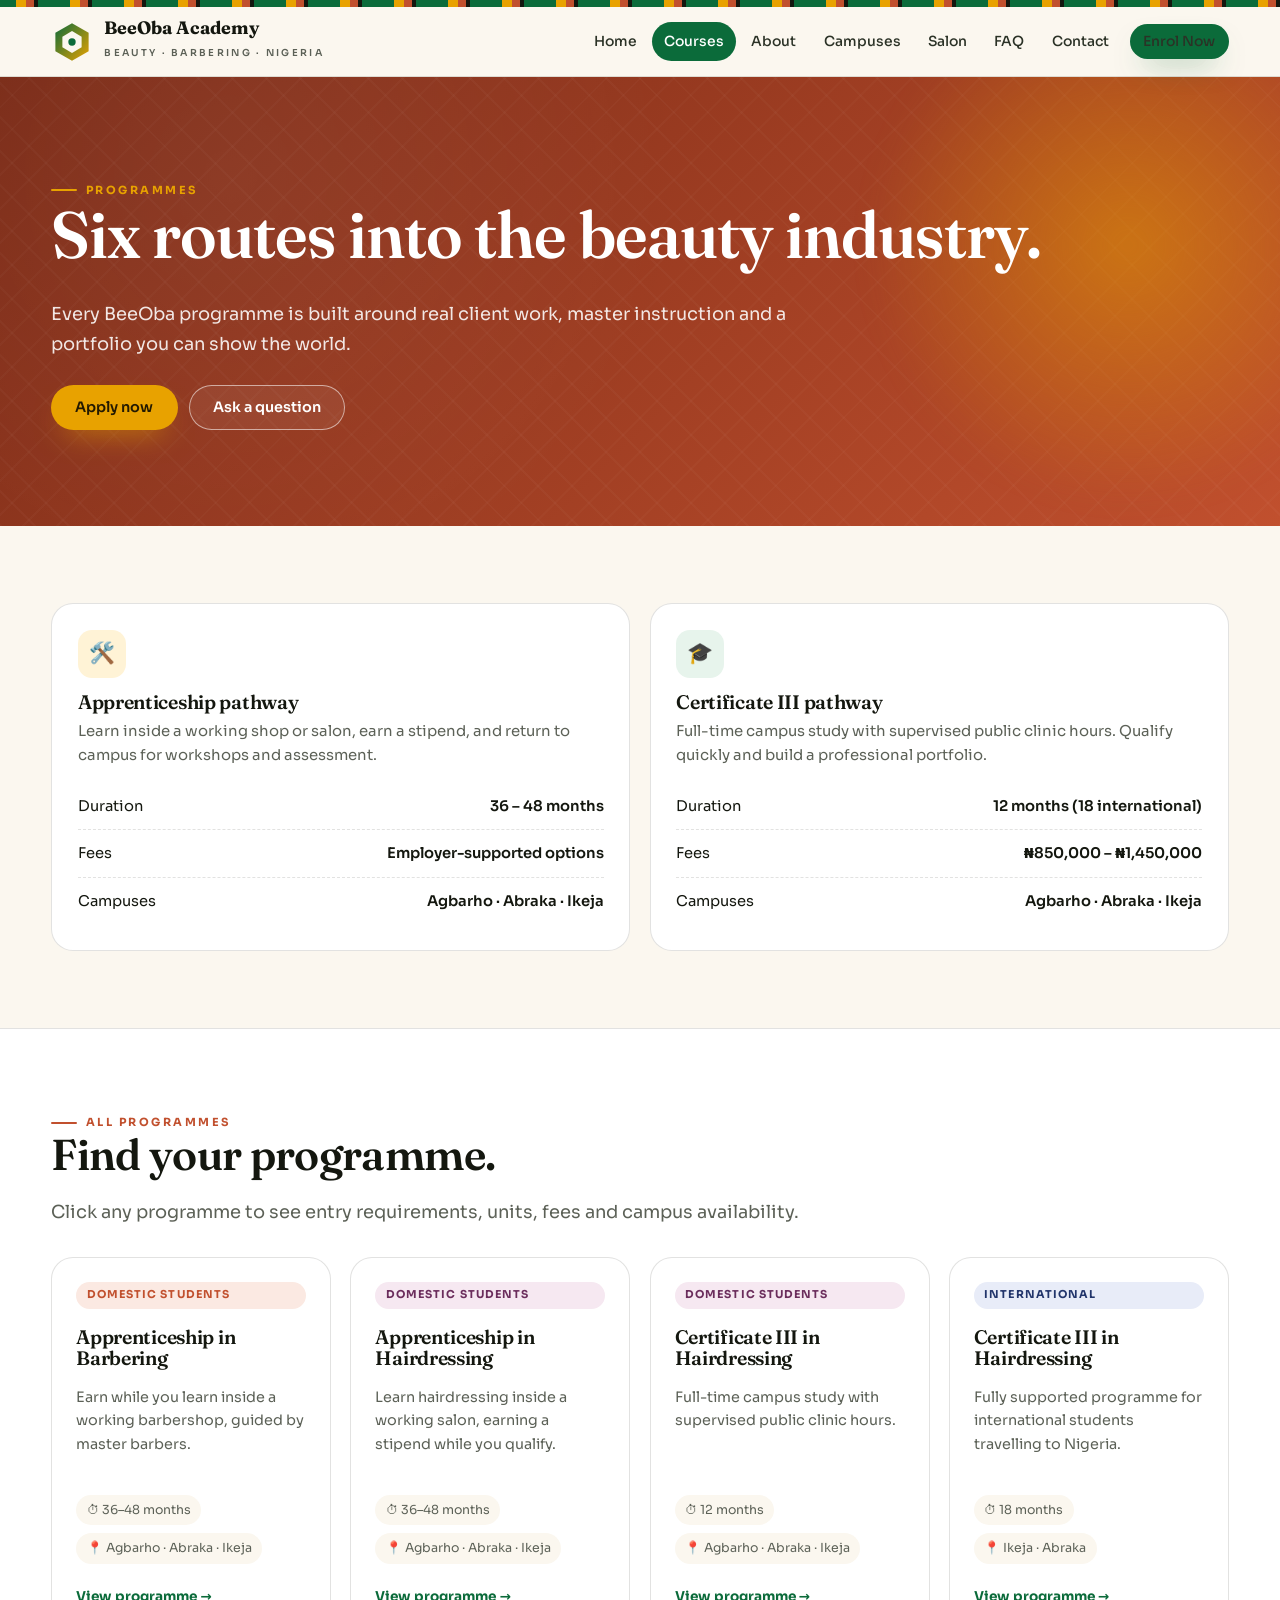
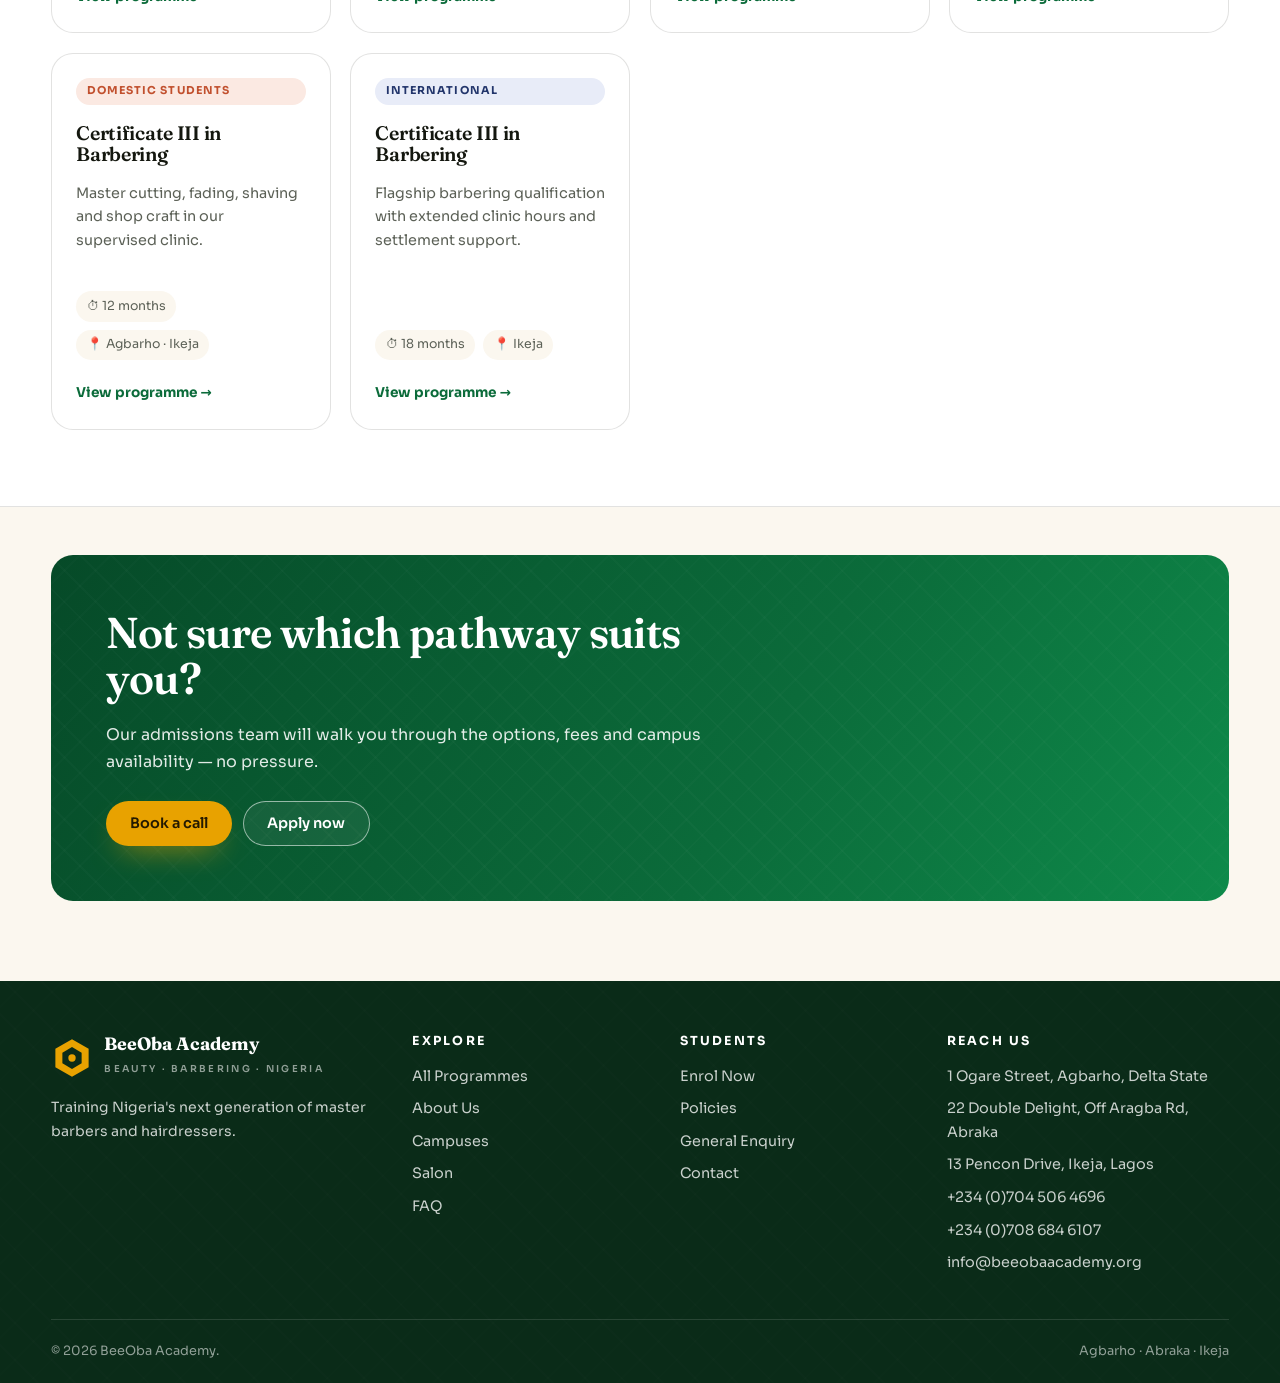
<file: courses.html>
<!DOCTYPE html>
<html lang="en">
<head>
<meta charset="UTF-8">
<meta name="viewport" content="width=device-width, initial-scale=1.0">
<title>Courses — BeeOba Academy</title>
<link href="https://fonts.googleapis.com/css2?family=Sora:wght@300;400;500;600;700;800&family=Fraunces:opsz,wght@9..144,400;9..144,500;9..144,600;9..144,700&display=swap" rel="stylesheet">
<link rel="stylesheet" href="styles.css">
</head>
<body>
<div class="kente-top"></div>
<header class="site-header">
  <div class="container nav">
    <a href="index.html" class="brand">
      <svg class="logo-mark" viewBox="0 0 48 48"><defs><linearGradient id="lg" x1="0" y1="0" x2="1" y2="1"><stop offset="0" stop-color="#0B6B3A"/><stop offset="1" stop-color="#E8A200"/></linearGradient></defs><path d="M24 2.5 43 13.5v21L24 45.5 5 34.5v-21z" fill="url(#lg)"/><path d="M24 11.5 35 18v12L24 36.5 13 30V18z" fill="#FBF7EF"/><circle cx="24" cy="24" r="4.2" fill="#0B6B3A"/></svg>
      <span><span class="brand-name">BeeOba Academy</span><span class="brand-sub">Beauty · Barbering · Nigeria</span></span>
    </a>
    <button class="burger" onclick="document.getElementById('navlinks').classList.toggle('open')">☰</button>
    <nav class="nav-links" id="navlinks">
      <a href="index.html">Home</a>
      <a href="courses.html" class="active">Courses</a>
      <a href="about.html">About</a>
      <a href="locations.html">Campuses</a>
      <a href="salon-services.html">Salon</a>
      <a href="faq.html">FAQ</a>
      <a href="contact.html">Contact</a>
      <a href="enrol-now.html" class="btn btn-primary btn-sm nav-cta">Enrol Now</a>
    </nav>
  </div>
</header>

<main>
<section class="hero hero--terra">
  <div class="container">
    <span class="eyebrow">Programmes</span>
    <h1>Six routes into the beauty industry.</h1>
    <p class="lede">Every BeeOba programme is built around real client work, master instruction and a portfolio you can show the world.</p>
    <div class="btn-row">
      <a class="btn btn-gold" href="enrol-now.html">Apply now</a>
      <a class="btn btn-ghost" href="contact.html">Ask a question</a>
    </div>
  </div>
</section>

<section class="section">
  <div class="container">
    <div class="grid grid-2">
      <div class="card">
        <div class="icon-badge icon-badge--gold">🛠️</div>
        <h3>Apprenticeship pathway</h3>
        <p style="color:var(--muted);font-size:.93rem">Learn inside a working shop or salon, earn a stipend, and return to campus for workshops and assessment.</p>
        <div class="kv"><span>Duration</span><b>36 – 48 months</b></div>
        <div class="kv"><span>Fees</span><b>Employer-supported options</b></div>
        <div class="kv"><span>Campuses</span><b>Agbarho · Abraka · Ikeja</b></div>
      </div>
      <div class="card">
        <div class="icon-badge">🎓</div>
        <h3>Certificate III pathway</h3>
        <p style="color:var(--muted);font-size:.93rem">Full-time campus study with supervised public clinic hours. Qualify quickly and build a professional portfolio.</p>
        <div class="kv"><span>Duration</span><b>12 months (18 international)</b></div>
        <div class="kv"><span>Fees</span><b>₦850,000 – ₦1,450,000</b></div>
        <div class="kv"><span>Campuses</span><b>Agbarho · Abraka · Ikeja</b></div>
      </div>
    </div>
  </div>
</section>

<section class="section" style="background:#fff;border-block:1px solid var(--line)">
  <div class="container">
    <span class="eyebrow eyebrow--dark">All programmes</span>
    <h2>Find your programme.</h2>
    <p class="lede">Click any programme to see entry requirements, units, fees and campus availability.</p>
    <div class="grid grid-3 mt-2">
      <a class="course-card" href="course-barbering-apprenticeship.html">
        <span class="tag tag--terra">Domestic Students</span>
        <h3 style="margin-top:.6rem">Apprenticeship in Barbering</h3>
        <p style="font-size:.9rem;color:var(--muted)">Earn while you learn inside a working barbershop, guided by master barbers.</p>
        <div class="meta"><span>⏱ 36–48 months</span><span>📍 Agbarho · Abraka · Ikeja</span></div>
        <span class="arrow">View programme →</span>
      </a>
      <a class="course-card" href="course-hairdressing-apprenticeship.html">
        <span class="tag tag--plum">Domestic Students</span>
        <h3 style="margin-top:.6rem">Apprenticeship in Hairdressing</h3>
        <p style="font-size:.9rem;color:var(--muted)">Learn hairdressing inside a working salon, earning a stipend while you qualify.</p>
        <div class="meta"><span>⏱ 36–48 months</span><span>📍 Agbarho · Abraka · Ikeja</span></div>
        <span class="arrow">View programme →</span>
      </a>
      <a class="course-card" href="course-cert3-hairdressing-domestic.html">
        <span class="tag tag--plum">Domestic Students</span>
        <h3 style="margin-top:.6rem">Certificate III in Hairdressing</h3>
        <p style="font-size:.9rem;color:var(--muted)">Full-time campus study with supervised public clinic hours.</p>
        <div class="meta"><span>⏱ 12 months</span><span>📍 Agbarho · Abraka · Ikeja</span></div>
        <span class="arrow">View programme →</span>
      </a>
      <a class="course-card" href="course-cert3-hairdressing-international.html">
        <span class="tag tag--indigo">International</span>
        <h3 style="margin-top:.6rem">Certificate III in Hairdressing</h3>
        <p style="font-size:.9rem;color:var(--muted)">Fully supported programme for international students travelling to Nigeria.</p>
        <div class="meta"><span>⏱ 18 months</span><span>📍 Ikeja · Abraka</span></div>
        <span class="arrow">View programme →</span>
      </a>
      <a class="course-card" href="course-cert3-barbering-domestic.html">
        <span class="tag tag--terra">Domestic Students</span>
        <h3 style="margin-top:.6rem">Certificate III in Barbering</h3>
        <p style="font-size:.9rem;color:var(--muted)">Master cutting, fading, shaving and shop craft in our supervised clinic.</p>
        <div class="meta"><span>⏱ 12 months</span><span>📍 Agbarho · Ikeja</span></div>
        <span class="arrow">View programme →</span>
      </a>
      <a class="course-card" href="course-cert3-barbering-international.html">
        <span class="tag tag--indigo">International</span>
        <h3 style="margin-top:.6rem">Certificate III in Barbering</h3>
        <p style="font-size:.9rem;color:var(--muted)">Flagship barbering qualification with extended clinic hours and settlement support.</p>
        <div class="meta"><span>⏱ 18 months</span><span>📍 Ikeja</span></div>
        <span class="arrow">View programme →</span>
      </a>
    </div>
  </div>
</section>

<section class="section section--tight">
  <div class="container">
    <div class="cta-band">
      <h2>Not sure which pathway suits you?</h2>
      <p style="max-width:56ch;color:rgba(255,255,255,.88)">Our admissions team will walk you through the options, fees and campus availability — no pressure.</p>
      <div class="btn-row"><a class="btn btn-gold" href="contact.html">Book a call</a><a class="btn btn-ghost" href="enrol-now.html">Apply now</a></div>
    </div>
  </div>
</section>
</main>

<footer class="site-footer">
  <div class="container">
    <div class="footer-grid">
      <div>
        <div class="footer-brand">
          <svg class="logo-mark" viewBox="0 0 48 48"><path d="M24 2.5 43 13.5v21L24 45.5 5 34.5v-21z" fill="#E8A200"/><path d="M24 11.5 35 18v12L24 36.5 13 30V18z" fill="#0A2B18"/><circle cx="24" cy="24" r="4.2" fill="#E8A200"/></svg>
          <span><span class="brand-name">BeeOba Academy</span><span class="brand-sub">Beauty · Barbering · Nigeria</span></span>
        </div>
        <p style="font-size:.88rem;max-width:34ch">Training Nigeria's next generation of master barbers and hairdressers.</p>
      </div>
      <div><h4>Explore</h4><ul>
        <li><a href="courses.html">All Programmes</a></li><li><a href="about.html">About Us</a></li><li><a href="locations.html">Campuses</a></li><li><a href="salon-services.html">Salon</a></li><li><a href="faq.html">FAQ</a></li>
      </ul></div>
      <div><h4>Students</h4><ul>
        <li><a href="enrol-now.html">Enrol Now</a></li><li><a href="policies-forms.html">Policies</a></li><li><a href="general-enquiry.html">General Enquiry</a></li><li><a href="contact.html">Contact</a></li>
      </ul></div>
      <div><h4>Reach Us</h4><ul>
        <li>1 Ogare Street, Agbarho, Delta State</li>
        <li>22 Double Delight, Off Aragba Rd, Abraka</li>
        <li>13 Pencon Drive, Ikeja, Lagos</li>
        <li><a href="tel:+2347045064696">+234 (0)704 506 4696</a></li>
        <li><a href="tel:+2347086846107">+234 (0)708 684 6107</a></li>
        <li><a href="mailto:info@beeobaacademy.org">info@beeobaacademy.org</a></li>
      </ul></div>
    </div>
    <div class="footer-bottom"><span>© <span id="year"></span> BeeOba Academy.</span><span>Agbarho · Abraka · Ikeja</span></div>
  </div>
</footer>
<script>document.getElementById('year').textContent=new Date().getFullYear();</script>
</body>
          </html>
</file>
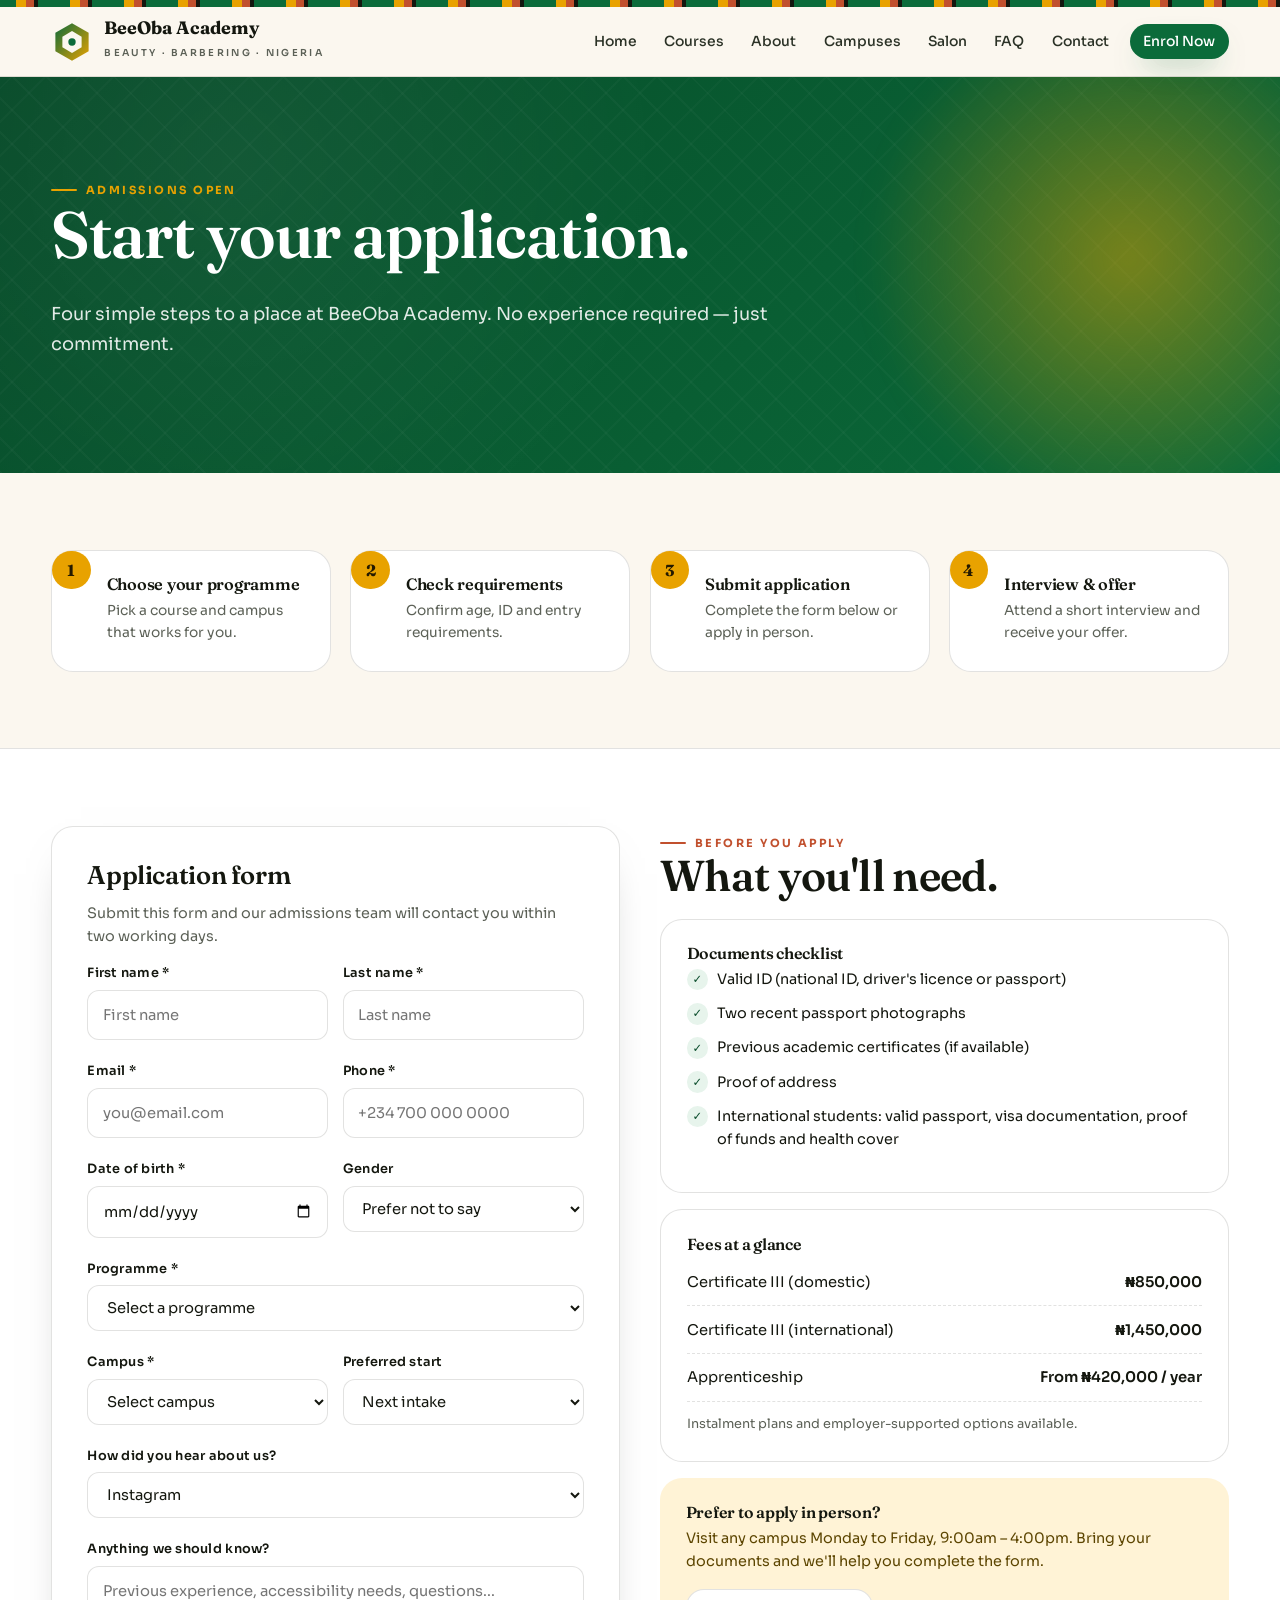
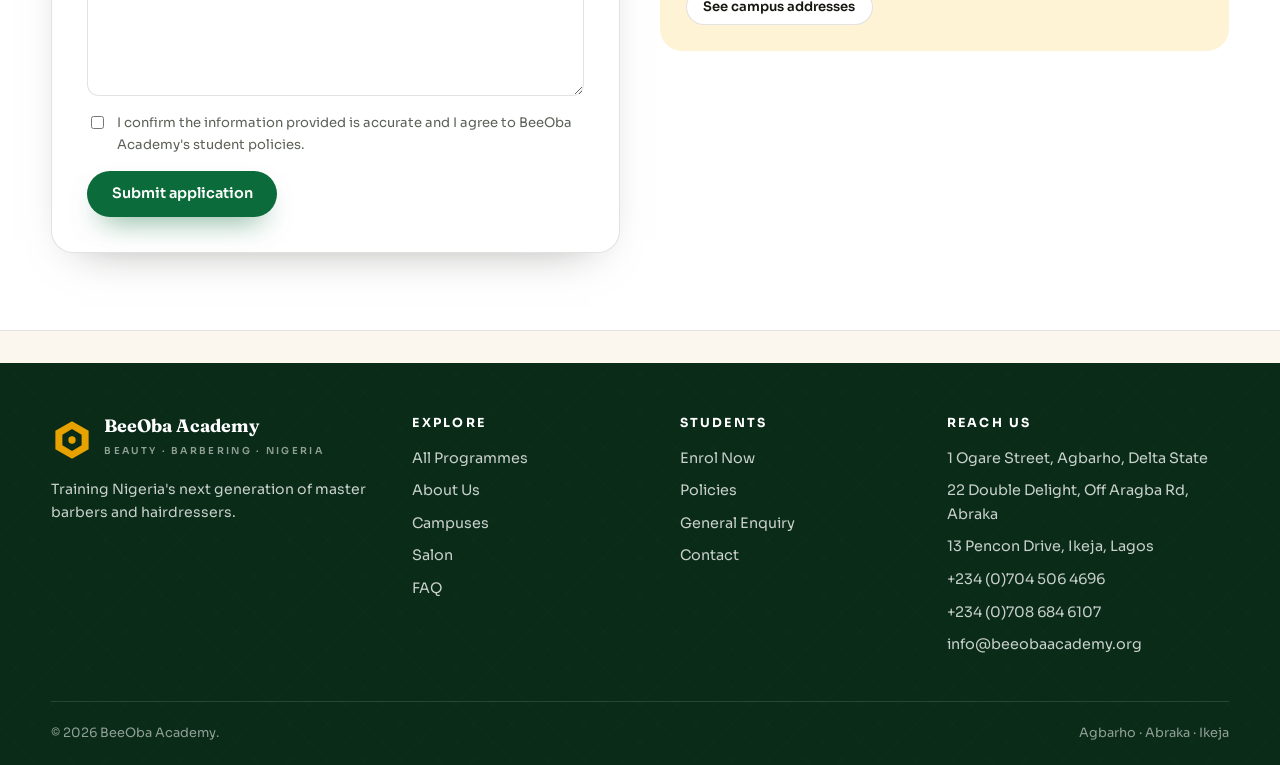
<file: enrol-now.html>
<!DOCTYPE html>
<html lang="en">
<head>
<meta charset="UTF-8"><meta name="viewport" content="width=device-width, initial-scale=1.0">
<title>Enrol Now — BeeOba Academy</title>
<link href="https://fonts.googleapis.com/css2?family=Sora:wght@300;400;500;600;700;800&family=Fraunces:opsz,wght@9..144,400;9..144,500;9..144,600;9..144,700&display=swap" rel="stylesheet">
<link rel="stylesheet" href="styles.css">
</head>
<body>
<div class="kente-top"></div>
<header class="site-header"><div class="container nav">
  <a href="index.html" class="brand"><svg class="logo-mark" viewBox="0 0 48 48"><defs><linearGradient id="lg" x1="0" y1="0" x2="1" y2="1"><stop offset="0" stop-color="#0B6B3A"/><stop offset="1" stop-color="#E8A200"/></linearGradient></defs><path d="M24 2.5 43 13.5v21L24 45.5 5 34.5v-21z" fill="url(#lg)"/><path d="M24 11.5 35 18v12L24 36.5 13 30V18z" fill="#FBF7EF"/><circle cx="24" cy="24" r="4.2" fill="#0B6B3A"/></svg><span><span class="brand-name">BeeOba Academy</span><span class="brand-sub">Beauty · Barbering · Nigeria</span></span></a>
  <button class="burger" onclick="document.getElementById('navlinks').classList.toggle('open')">☰</button>
  <nav class="nav-links" id="navlinks">
    <a href="index.html">Home</a><a href="courses.html">Courses</a><a href="about.html">About</a>
    <a href="locations.html">Campuses</a><a href="salon-services.html">Salon</a><a href="faq.html">FAQ</a><a href="contact.html">Contact</a>
    <a href="enrol-now.html" class="btn btn-primary btn-sm nav-cta active">Enrol Now</a>
  </nav>
</div></header>

<main>
<section class="hero">
  <div class="container">
    <span class="eyebrow">Admissions open</span>
    <h1>Start your application.</h1>
    <p class="lede">Four simple steps to a place at BeeOba Academy. No experience required — just commitment.</p>
  </div>
</section>

<section class="section">
  <div class="container">
    <div class="grid grid-4">
      <div class="card step"><div class="step-num">1</div><h3 style="font-size:1.02rem">Choose your programme</h3><p style="font-size:.86rem;color:var(--muted);margin:0">Pick a course and campus that works for you.</p></div>
      <div class="card step"><div class="step-num">2</div><h3 style="font-size:1.02rem">Check requirements</h3><p style="font-size:.86rem;color:var(--muted);margin:0">Confirm age, ID and entry requirements.</p></div>
      <div class="card step"><div class="step-num">3</div><h3 style="font-size:1.02rem">Submit application</h3><p style="font-size:.86rem;color:var(--muted);margin:0">Complete the form below or apply in person.</p></div>
      <div class="card step"><div class="step-num">4</div><h3 style="font-size:1.02rem">Interview &amp; offer</h3><p style="font-size:.86rem;color:var(--muted);margin:0">Attend a short interview and receive your offer.</p></div>
    </div>
  </div>
</section>

<section class="section" style="background:#fff;border-block:1px solid var(--line)">
  <div class="container">
    <div class="grid grid-2" style="gap:2.5rem;align-items:start">
      <div class="form-card">
        <h2 style="font-size:1.6rem">Application form</h2>
        <p style="font-size:.9rem;color:var(--muted)">Submit this form and our admissions team will contact you within two working days.</p>
        <form onsubmit="event.preventDefault();this.querySelector('.form-note').classList.add('show');">
          <div class="form-grid">
            <div class="field"><label>First name *</label><input required placeholder="First name"></div>
            <div class="field"><label>Last name *</label><input required placeholder="Last name"></div>
            <div class="field"><label>Email *</label><input type="email" required placeholder="you@email.com"></div>
            <div class="field"><label>Phone *</label><input type="tel" required placeholder="+234 700 000 0000"></div>
            <div class="field"><label>Date of birth *</label><input type="date" required></div>
            <div class="field"><label>Gender</label><select><option>Prefer not to say</option><option>Female</option><option>Male</option><option>Other</option></select></div>
            <div class="field full"><label>Programme *</label>
              <select required><option value="">Select a programme</option>
                <option>Apprenticeship in Barbering</option>
                <option>Apprenticeship in Hairdressing</option>
                <option>Certificate III in Hairdressing (Domestic)</option>
                <option>Certificate III in Hairdressing (International)</option>
                <option>Certificate III in Barbering (Domestic)</option>
                <option>Certificate III in Barbering (International)</option>
              </select></div>
            <div class="field"><label>Campus *</label><select required><option value="">Select campus</option><option>Agbarho, Delta State</option><option>Abraka, Delta State</option><option>Ikeja, Lagos</option></select></div>
            <div class="field"><label>Preferred start</label><select><option>Next intake</option><option>Within 3 months</option><option>Within 6 months</option><option>Just exploring</option></select></div>
            <div class="field full"><label>How did you hear about us?</label><select><option>Instagram</option><option>TikTok</option><option>Friend or family</option><option>Google search</option><option>Walk-in</option><option>Other</option></select></div>
            <div class="field full"><label>Anything we should know?</label><textarea placeholder="Previous experience, accessibility needs, questions..."></textarea></div>
          </div>
          <label class="consent"><input type="checkbox" required> I confirm the information provided is accurate and I agree to BeeOba Academy's student policies.</label>
          <button class="btn btn-primary" type="submit">Submit application</button>
          <div class="form-note">Application received! Our admissions team will contact you within two working days.</div>
        </form>
      </div>

      <div>
        <span class="eyebrow eyebrow--dark">Before you apply</span>
        <h2>What you'll need.</h2>
        <div class="card" style="margin-bottom:1rem">
          <h3 style="font-size:1rem">Documents checklist</h3>
          <ul class="checklist" style="font-size:.9rem">
            <li>Valid ID (national ID, driver's licence or passport)</li>
            <li>Two recent passport photographs</li>
            <li>Previous academic certificates (if available)</li>
            <li>Proof of address</li>
            <li>International students: valid passport, visa documentation, proof of funds and health cover</li>
          </ul>
        </div>
        <div class="card" style="margin-bottom:1rem">
          <h3 style="font-size:1rem">Fees at a glance</h3>
          <div class="kv"><span>Certificate III (domestic)</span><b>₦850,000</b></div>
          <div class="kv"><span>Certificate III (international)</span><b>₦1,450,000</b></div>
          <div class="kv"><span>Apprenticeship</span><b>From ₦420,000 / year</b></div>
          <p style="font-size:.8rem;color:var(--muted);margin:.8rem 0 0">Instalment plans and employer-supported options available.</p>
        </div>
        <div class="card" style="background:var(--gold-soft);border:none">
          <h3 style="font-size:1rem">Prefer to apply in person?</h3>
          <p style="font-size:.9rem;color:#5c4500">Visit any campus Monday to Friday, 9:00am – 4:00pm. Bring your documents and we'll help you complete the form.</p>
          <a class="btn btn-outline btn-sm" href="locations.html">See campus addresses</a>
        </div>
      </div>
    </div>
  </div>
</section>
</main>

<footer class="site-footer"><div class="container">
  <div class="footer-grid">
    <div><div class="footer-brand"><svg class="logo-mark" viewBox="0 0 48 48"><path d="M24 2.5 43 13.5v21L24 45.5 5 34.5v-21z" fill="#E8A200"/><path d="M24 11.5 35 18v12L24 36.5 13 30V18z" fill="#0A2B18"/><circle cx="24" cy="24" r="4.2" fill="#E8A200"/></svg><span><span class="brand-name">BeeOba Academy</span><span class="brand-sub">Beauty · Barbering · Nigeria</span></span></div>
      <p style="font-size:.88rem;max-width:34ch">Training Nigeria's next generation of master barbers and hairdressers.</p></div>
    <div><h4>Explore</h4><ul><li><a href="courses.html">All Programmes</a></li><li><a href="about.html">About Us</a></li><li><a href="locations.html">Campuses</a></li><li><a href="salon-services.html">Salon</a></li><li><a href="faq.html">FAQ</a></li></ul></div>
    <div><h4>Students</h4><ul><li><a href="enrol-now.html">Enrol Now</a></li><li><a href="policies-forms.html">Policies</a></li><li><a href="general-enquiry.html">General Enquiry</a></li><li><a href="contact.html">Contact</a></li></ul></div>
    <div><h4>Reach Us</h4><ul><li>1 Ogare Street, Agbarho, Delta State</li><li>22 Double Delight, Off Aragba Rd, Abraka</li><li>13 Pencon Drive, Ikeja, Lagos</li><li><a href="tel:+2347045064696">+234 (0)704 506 4696</a></li><li><a href="tel:+2347086846107">+234 (0)708 684 6107</a></li><li><a href="mailto:info@beeobaacademy.org">info@beeobaacademy.org</a></li></ul></div>
  </div>
  <div class="footer-bottom"><span>© <span id="year"></span> BeeOba Academy.</span><span>Agbarho · Abraka · Ikeja</span></div>
</div></footer>
<script>document.getElementById('year').textContent=new Date().getFullYear();</script>
</body>
  </html>
</file>
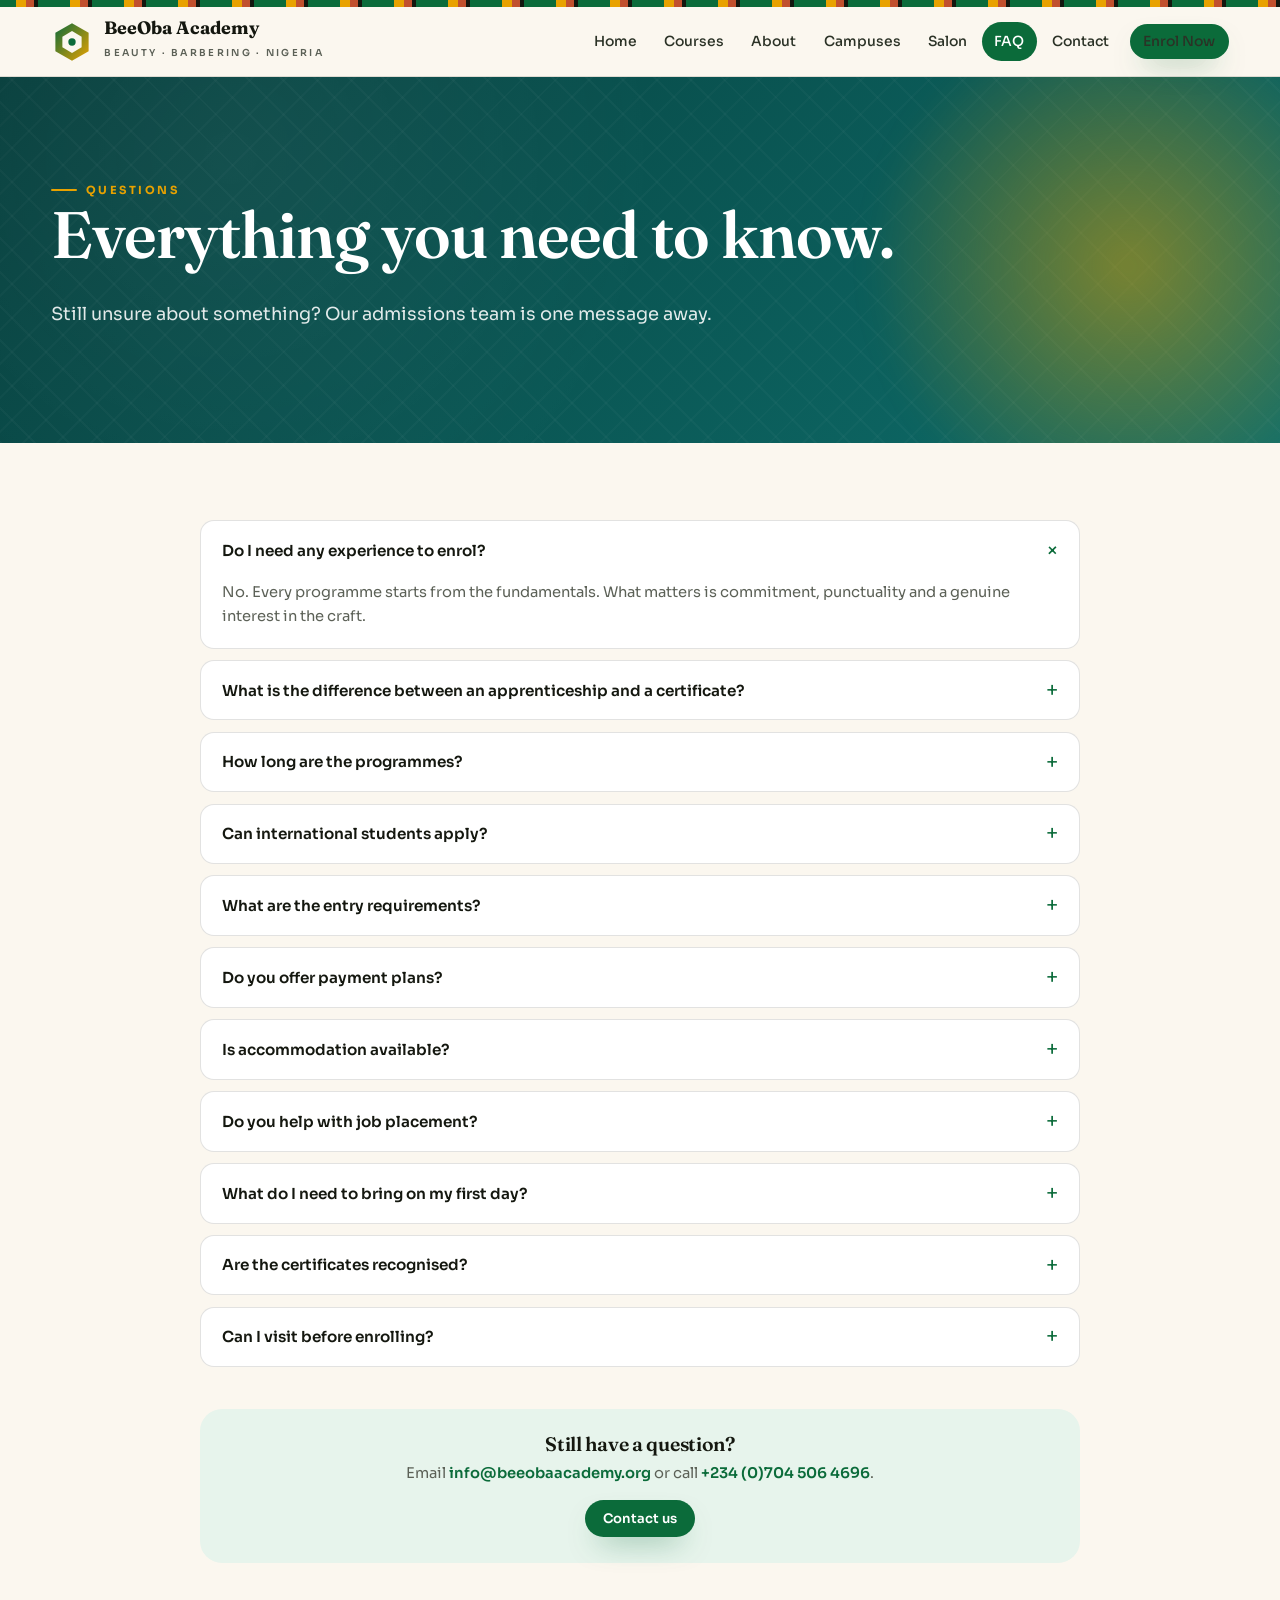
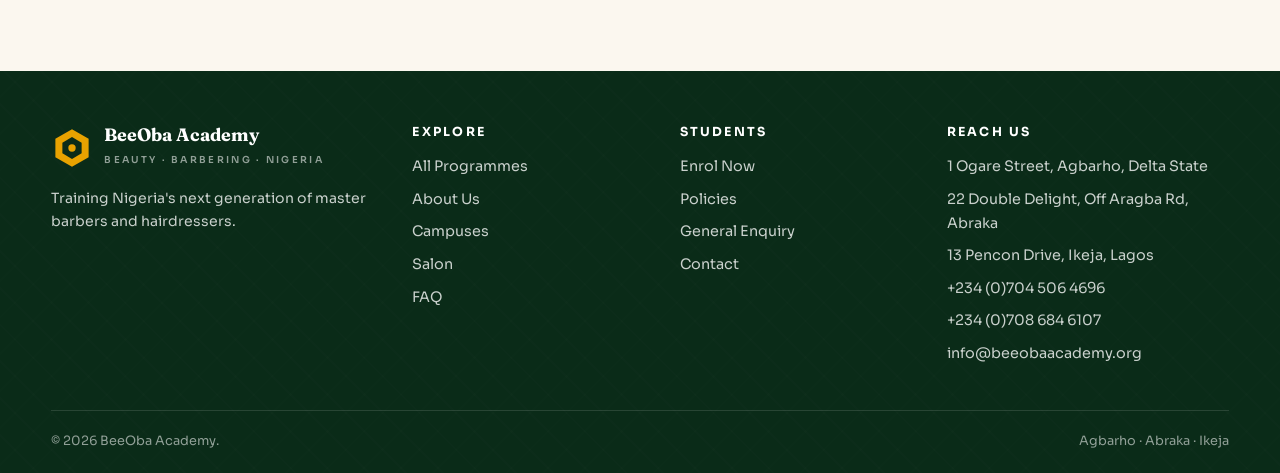
<file: faq.html>
<!DOCTYPE html>
<html lang="en">
<head>
<meta charset="UTF-8"><meta name="viewport" content="width=device-width, initial-scale=1.0">
<title>FAQ — BeeOba Academy</title>
<link href="https://fonts.googleapis.com/css2?family=Sora:wght@300;400;500;600;700;800&family=Fraunces:opsz,wght@9..144,400;9..144,500;9..144,600;9..144,700&display=swap" rel="stylesheet">
<link rel="stylesheet" href="styles.css">
</head>
<body>
<div class="kente-top"></div>
<header class="site-header"><div class="container nav">
  <a href="index.html" class="brand"><svg class="logo-mark" viewBox="0 0 48 48"><defs><linearGradient id="lg" x1="0" y1="0" x2="1" y2="1"><stop offset="0" stop-color="#0B6B3A"/><stop offset="1" stop-color="#E8A200"/></linearGradient></defs><path d="M24 2.5 43 13.5v21L24 45.5 5 34.5v-21z" fill="url(#lg)"/><path d="M24 11.5 35 18v12L24 36.5 13 30V18z" fill="#FBF7EF"/><circle cx="24" cy="24" r="4.2" fill="#0B6B3A"/></svg><span><span class="brand-name">BeeOba Academy</span><span class="brand-sub">Beauty · Barbering · Nigeria</span></span></a>
  <button class="burger" onclick="document.getElementById('navlinks').classList.toggle('open')">☰</button>
  <nav class="nav-links" id="navlinks">
    <a href="index.html">Home</a><a href="courses.html">Courses</a><a href="about.html">About</a>
    <a href="locations.html">Campuses</a><a href="salon-services.html">Salon</a><a href="faq.html" class="active">FAQ</a><a href="contact.html">Contact</a>
    <a href="enrol-now.html" class="btn btn-primary btn-sm nav-cta">Enrol Now</a>
  </nav>
</div></header>

<main>
<section class="hero hero--teal">
  <div class="container">
    <span class="eyebrow">Questions</span>
    <h1>Everything you need to know.</h1>
    <p class="lede">Still unsure about something? Our admissions team is one message away.</p>
  </div>
</section>

<section class="section">
  <div class="container" style="max-width:880px">
    <details class="faq-item" open><summary>Do I need any experience to enrol?</summary><p>No. Every programme starts from the fundamentals. What matters is commitment, punctuality and a genuine interest in the craft.</p></details>
    <details class="faq-item"><summary>What is the difference between an apprenticeship and a certificate?</summary><p>An apprenticeship places you in a working shop or salon while you study — you earn a stipend and learn on the job over 36–48 months. A Certificate III is full-time campus study with supervised clinic hours, completed in 12 months (18 for international students).</p></details>
    <details class="faq-item"><summary>How long are the programmes?</summary><p>Apprenticeships run 36–48 months. Certificate III programmes run 12 months full-time for domestic students and 18 months for international students.</p></details>
    <details class="faq-item"><summary>Can international students apply?</summary><p>Yes. Our Ikeja campus hosts the international intake, with additional language, orientation and settlement support. International programmes run for 18 months.</p></details>
    <details class="faq-item"><summary>What are the entry requirements?</summary><p>You need to meet the minimum age (16–18 depending on programme), complete a basic literacy and numeracy assessment, provide valid ID and two passport photographs, and attend a short interview. International students also need a valid passport, visa documentation, proof of funds and health cover.</p></details>
    <details class="faq-item"><summary>Do you offer payment plans?</summary><p>Yes. Certificate programmes can be paid in instalments. Apprenticeship fees may be employer-supported. Speak to admissions for a plan that works for you.</p></details>
    <details class="faq-item"><summary>Is accommodation available?</summary><p>We do not provide student housing directly, but our student support office can connect you with trusted nearby accommodation options in Agbarho, Abraka and Ikeja.</p></details>
    <details class="faq-item"><summary>Do you help with job placement?</summary><p>Yes. Our placement team works with partner salons and barbershops, and we help graduates with portfolios, CVs and introductions. 96% of our graduates are employed within six months.</p></details>
    <details class="faq-item"><summary>What do I need to bring on my first day?</summary><p>Your ID, two passport photographs, a notebook, and closed-toe shoes. Tools and consumables are provided on campus. A full kit list is included in your welcome pack.</p></details>
    <details class="faq-item"><summary>Are the certificates recognised?</summary><p>Our qualifications are aligned to international beauty training standards and are recognised by employers across Nigeria. We also support Recognition of Prior Learning (RPL) for experienced practitioners.</p></details>
    <details class="faq-item"><summary>Can I visit before enrolling?</summary><p>Absolutely. Campus tours run Monday to Friday, 9:00am – 4:00pm. Book ahead so a senior instructor can show you around.</p></details>

    <div class="card mt-3" style="background:var(--green-soft);border:none;text-align:center">
      <h3>Still have a question?</h3>
      <p style="font-size:.92rem;color:var(--muted)">Email <a href="mailto:info@beeobaacademy.org" style="color:var(--green);font-weight:600">info@beeobaacademy.org</a> or call <a href="tel:+2347045064696" style="color:var(--green);font-weight:600">+234 (0)704 506 4696</a>.</p>
      <a class="btn btn-primary btn-sm" href="contact.html">Contact us</a>
    </div>
  </div>
</section>
</main>

<footer class="site-footer"><div class="container">
  <div class="footer-grid">
    <div><div class="footer-brand"><svg class="logo-mark" viewBox="0 0 48 48"><path d="M24 2.5 43 13.5v21L24 45.5 5 34.5v-21z" fill="#E8A200"/><path d="M24 11.5 35 18v12L24 36.5 13 30V18z" fill="#0A2B18"/><circle cx="24" cy="24" r="4.2" fill="#E8A200"/></svg><span><span class="brand-name">BeeOba Academy</span><span class="brand-sub">Beauty · Barbering · Nigeria</span></span></div>
      <p style="font-size:.88rem;max-width:34ch">Training Nigeria's next generation of master barbers and hairdressers.</p></div>
    <div><h4>Explore</h4><ul><li><a href="courses.html">All Programmes</a></li><li><a href="about.html">About Us</a></li><li><a href="locations.html">Campuses</a></li><li><a href="salon-services.html">Salon</a></li><li><a href="faq.html">FAQ</a></li></ul></div>
    <div><h4>Students</h4><ul><li><a href="enrol-now.html">Enrol Now</a></li><li><a href="policies-forms.html">Policies</a></li><li><a href="general-enquiry.html">General Enquiry</a></li><li><a href="contact.html">Contact</a></li></ul></div>
    <div><h4>Reach Us</h4><ul><li>1 Ogare Street, Agbarho, Delta State</li><li>22 Double Delight, Off Aragba Rd, Abraka</li><li>13 Pencon Drive, Ikeja, Lagos</li><li><a href="tel:+2347045064696">+234 (0)704 506 4696</a></li><li><a href="tel:+2347086846107">+234 (0)708 684 6107</a></li><li><a href="mailto:info@beeobaacademy.org">info@beeobaacademy.org</a></li></ul></div>
  </div>
  <div class="footer-bottom"><span>© <span id="year"></span> BeeOba Academy.</span><span>Agbarho · Abraka · Ikeja</span></div>
</div></footer>
<script>document.getElementById('year').textContent=new Date().getFullYear();</script>
</body>
  </html>
</file>
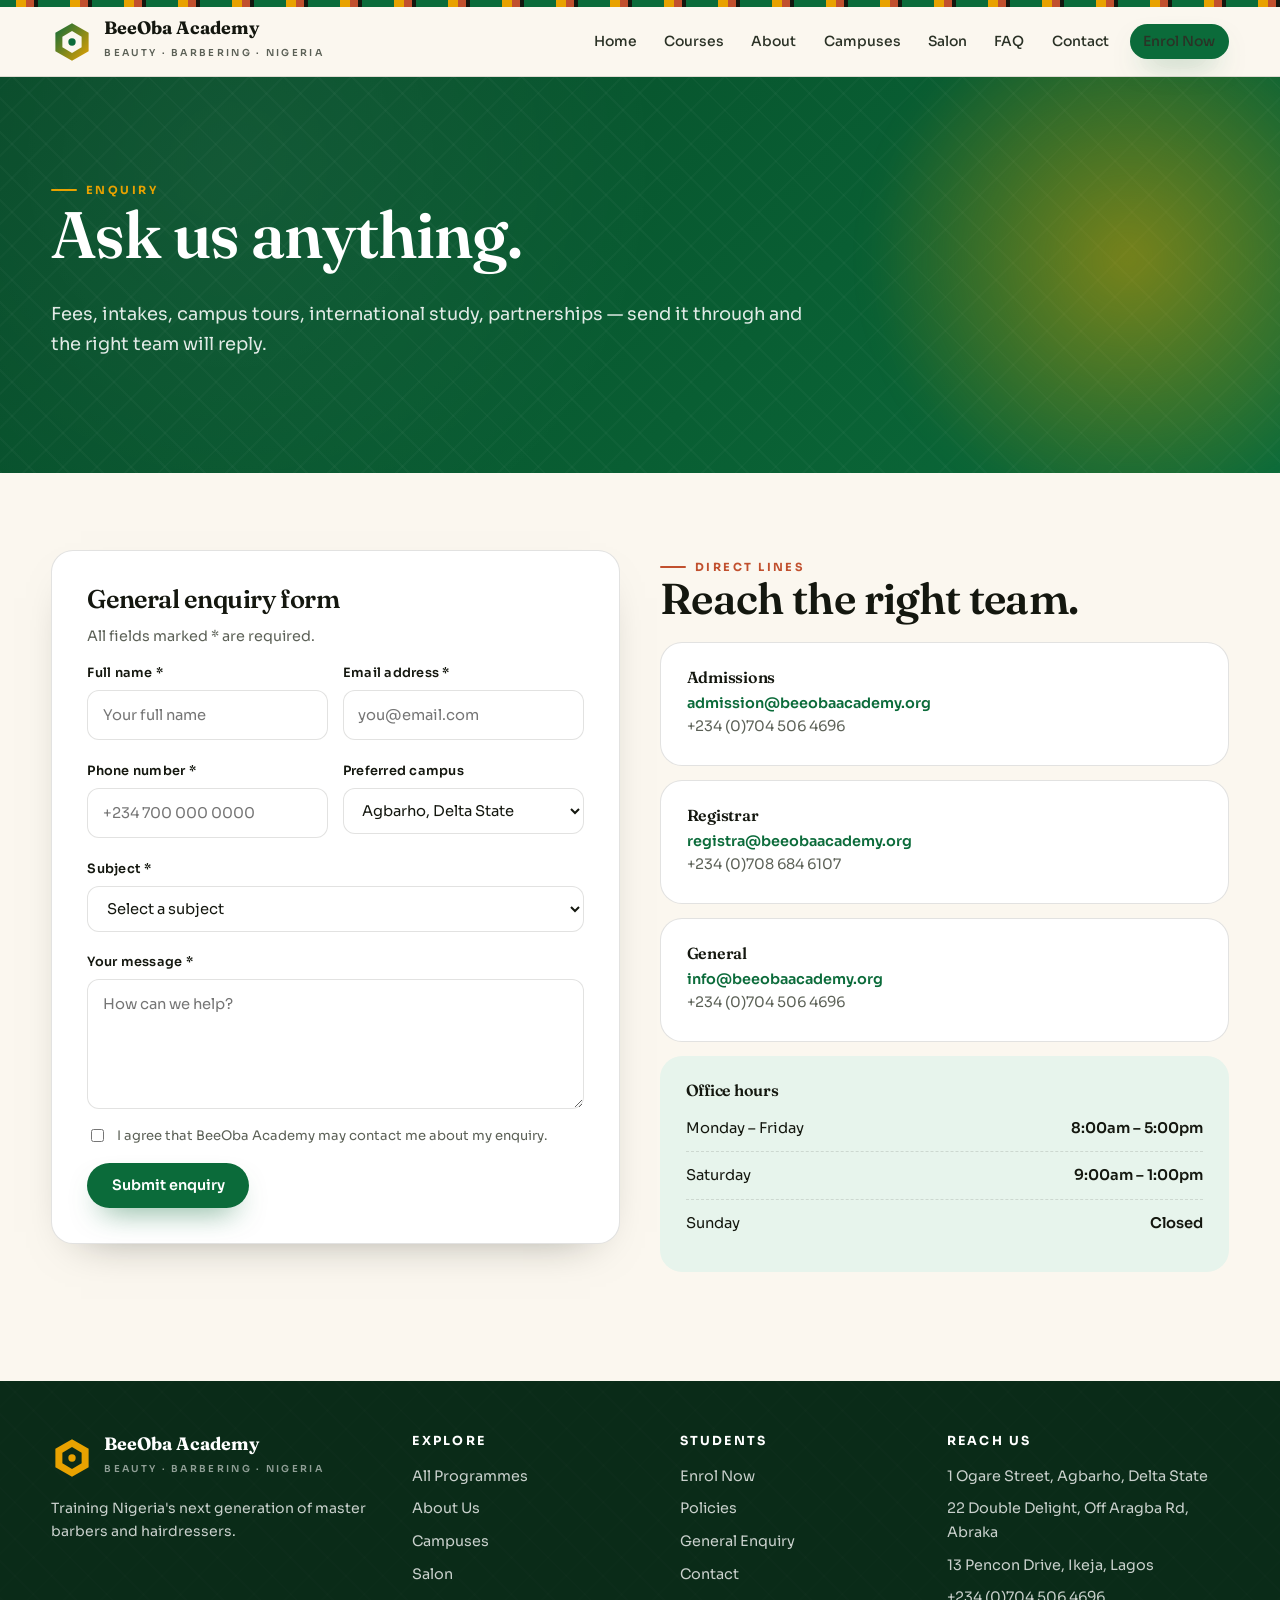
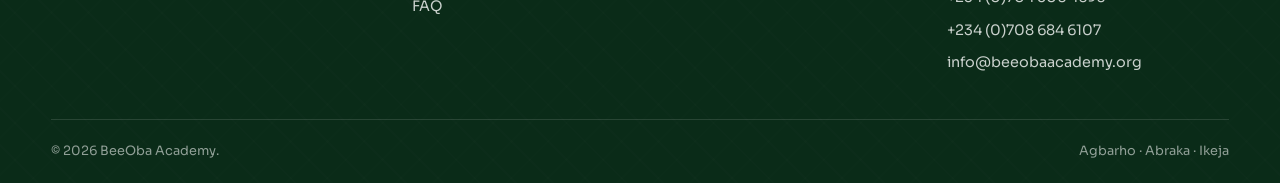
<file: general-enquiry.html>
<!DOCTYPE html>
<html lang="en">
<head>
<meta charset="UTF-8"><meta name="viewport" content="width=device-width, initial-scale=1.0">
<title>General Enquiry — BeeOba Academy</title>
<link href="https://fonts.googleapis.com/css2?family=Sora:wght@300;400;500;600;700;800&family=Fraunces:opsz,wght@9..144,400;9..144,500;9..144,600;9..144,700&display=swap" rel="stylesheet">
<link rel="stylesheet" href="styles.css">
</head>
<body>
<div class="kente-top"></div>
<header class="site-header"><div class="container nav">
  <a href="index.html" class="brand"><svg class="logo-mark" viewBox="0 0 48 48"><defs><linearGradient id="lg" x1="0" y1="0" x2="1" y2="1"><stop offset="0" stop-color="#0B6B3A"/><stop offset="1" stop-color="#E8A200"/></linearGradient></defs><path d="M24 2.5 43 13.5v21L24 45.5 5 34.5v-21z" fill="url(#lg)"/><path d="M24 11.5 35 18v12L24 36.5 13 30V18z" fill="#FBF7EF"/><circle cx="24" cy="24" r="4.2" fill="#0B6B3A"/></svg><span><span class="brand-name">BeeOba Academy</span><span class="brand-sub">Beauty · Barbering · Nigeria</span></span></a>
  <button class="burger" onclick="document.getElementById('navlinks').classList.toggle('open')">☰</button>
  <nav class="nav-links" id="navlinks">
    <a href="index.html">Home</a><a href="courses.html">Courses</a><a href="about.html">About</a>
    <a href="locations.html">Campuses</a><a href="salon-services.html">Salon</a><a href="faq.html">FAQ</a><a href="contact.html">Contact</a>
    <a href="enrol-now.html" class="btn btn-primary btn-sm nav-cta">Enrol Now</a>
  </nav>
</div></header>

<main>
<section class="hero">
  <div class="container">
    <span class="eyebrow">Enquiry</span>
    <h1>Ask us anything.</h1>
    <p class="lede">Fees, intakes, campus tours, international study, partnerships — send it through and the right team will reply.</p>
  </div>
</section>

<section class="section">
  <div class="container">
    <div class="grid grid-2" style="gap:2.5rem;align-items:start">
      <div class="form-card">
        <h2 style="font-size:1.6rem">General enquiry form</h2>
        <p style="font-size:.9rem;color:var(--muted)">All fields marked * are required.</p>
        <form onsubmit="event.preventDefault();this.querySelector('.form-note').classList.add('show');">
          <div class="form-grid">
            <div class="field"><label>Full name *</label><input required placeholder="Your full name"></div>
            <div class="field"><label>Email address *</label><input type="email" required placeholder="you@email.com"></div>
            <div class="field"><label>Phone number *</label><input type="tel" required placeholder="+234 700 000 0000"></div>
            <div class="field"><label>Preferred campus</label><select><option>Agbarho, Delta State</option><option>Abraka, Delta State</option><option>Ikeja, Lagos</option><option>No preference</option></select></div>
            <div class="field full"><label>Subject *</label><select required><option value="">Select a subject</option><option>Course admissions</option><option>Fees &amp; payment plans</option><option>Campus tour</option><option>International students</option><option>Salon appointment</option><option>Partnerships</option><option>Other</option></select></div>
            <div class="field full"><label>Your message *</label><textarea required placeholder="How can we help?"></textarea></div>
          </div>
          <label class="consent"><input type="checkbox" required> I agree that BeeOba Academy may contact me about my enquiry.</label>
          <button class="btn btn-primary" type="submit">Submit enquiry</button>
          <div class="form-note">Thank you! Your enquiry has been received. We reply within one working day.</div>
        </form>
      </div>

      <div>
        <span class="eyebrow eyebrow--dark">Direct lines</span>
        <h2>Reach the right team.</h2>
        <div class="card" style="margin-bottom:.9rem"><h3 style="font-size:1rem">Admissions</h3><p style="font-size:.9rem;margin:0;color:var(--muted)"><a href="mailto:admission@beeobaacademy.org" style="color:var(--green);font-weight:600">admission@beeobaacademy.org</a><br>+234 (0)704 506 4696</p></div>
        <div class="card" style="margin-bottom:.9rem"><h3 style="font-size:1rem">Registrar</h3><p style="font-size:.9rem;margin:0;color:var(--muted)"><a href="mailto:registra@beeobaacademy.org" style="color:var(--green);font-weight:600">registra@beeobaacademy.org</a><br>+234 (0)708 684 6107</p></div>
        <div class="card" style="margin-bottom:.9rem"><h3 style="font-size:1rem">General</h3><p style="font-size:.9rem;margin:0;color:var(--muted)"><a href="mailto:info@beeobaacademy.org" style="color:var(--green);font-weight:600">info@beeobaacademy.org</a><br>+234 (0)704 506 4696</p></div>
        <div class="card" style="background:var(--green-soft);border:none"><h3 style="font-size:1rem">Office hours</h3>
          <div class="kv"><span>Monday – Friday</span><b>8:00am – 5:00pm</b></div>
          <div class="kv"><span>Saturday</span><b>9:00am – 1:00pm</b></div>
          <div class="kv"><span>Sunday</span><b>Closed</b></div>
        </div>
      </div>
    </div>
  </div>
</section>
</main>

<footer class="site-footer"><div class="container">
  <div class="footer-grid">
    <div><div class="footer-brand"><svg class="logo-mark" viewBox="0 0 48 48"><path d="M24 2.5 43 13.5v21L24 45.5 5 34.5v-21z" fill="#E8A200"/><path d="M24 11.5 35 18v12L24 36.5 13 30V18z" fill="#0A2B18"/><circle cx="24" cy="24" r="4.2" fill="#E8A200"/></svg><span><span class="brand-name">BeeOba Academy</span><span class="brand-sub">Beauty · Barbering · Nigeria</span></span></div>
      <p style="font-size:.88rem;max-width:34ch">Training Nigeria's next generation of master barbers and hairdressers.</p></div>
    <div><h4>Explore</h4><ul><li><a href="courses.html">All Programmes</a></li><li><a href="about.html">About Us</a></li><li><a href="locations.html">Campuses</a></li><li><a href="salon-services.html">Salon</a></li><li><a href="faq.html">FAQ</a></li></ul></div>
    <div><h4>Students</h4><ul><li><a href="enrol-now.html">Enrol Now</a></li><li><a href="policies-forms.html">Policies</a></li><li><a href="general-enquiry.html">General Enquiry</a></li><li><a href="contact.html">Contact</a></li></ul></div>
    <div><h4>Reach Us</h4><ul><li>1 Ogare Street, Agbarho, Delta State</li><li>22 Double Delight, Off Aragba Rd, Abraka</li><li>13 Pencon Drive, Ikeja, Lagos</li><li><a href="tel:+2347045064696">+234 (0)704 506 4696</a></li><li><a href="tel:+2347086846107">+234 (0)708 684 6107</a></li><li><a href="mailto:info@beeobaacademy.org">info@beeobaacademy.org</a></li></ul></div>
  </div>
  <div class="footer-bottom"><span>© <span id="year"></span> BeeOba Academy.</span><span>Agbarho · Abraka · Ikeja</span></div>
</div></footer>
<script>document.getElementById('year').textContent=new Date().getFullYear();</script>
</body>
</html>
</file>
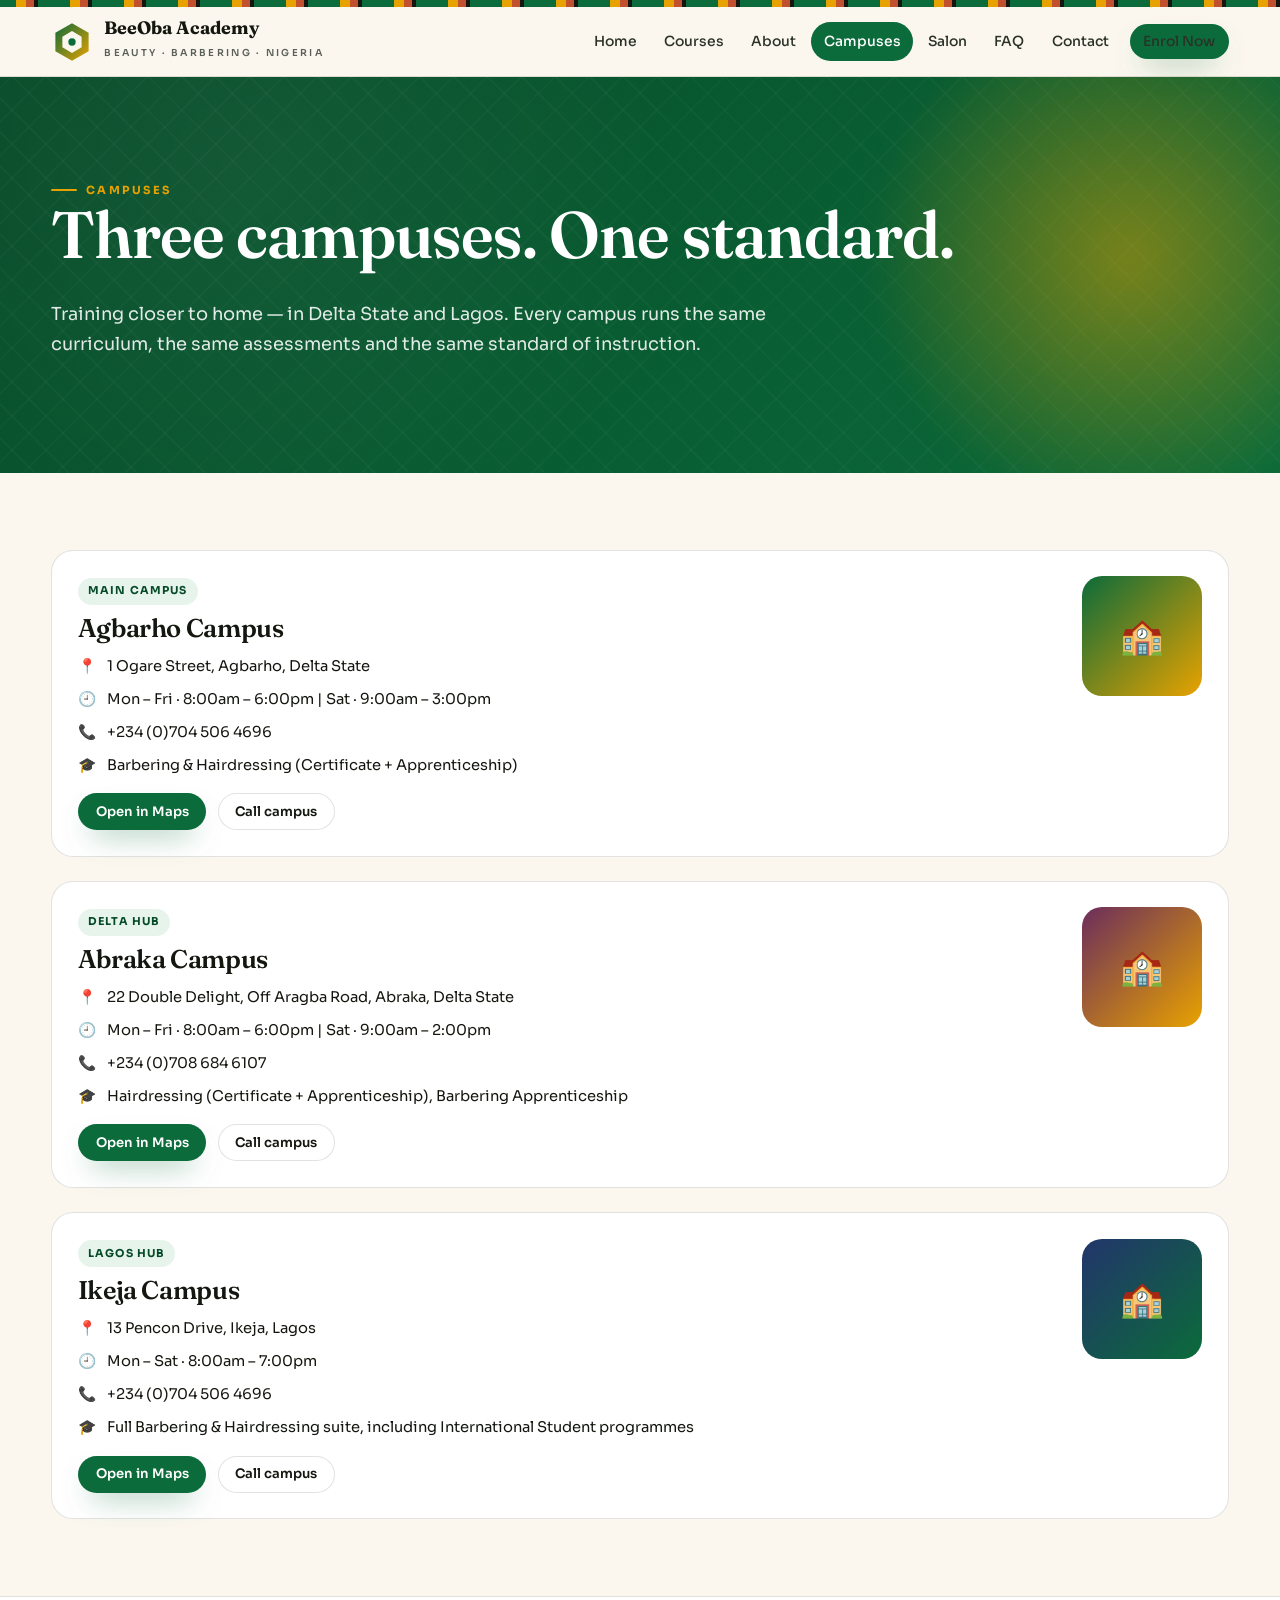
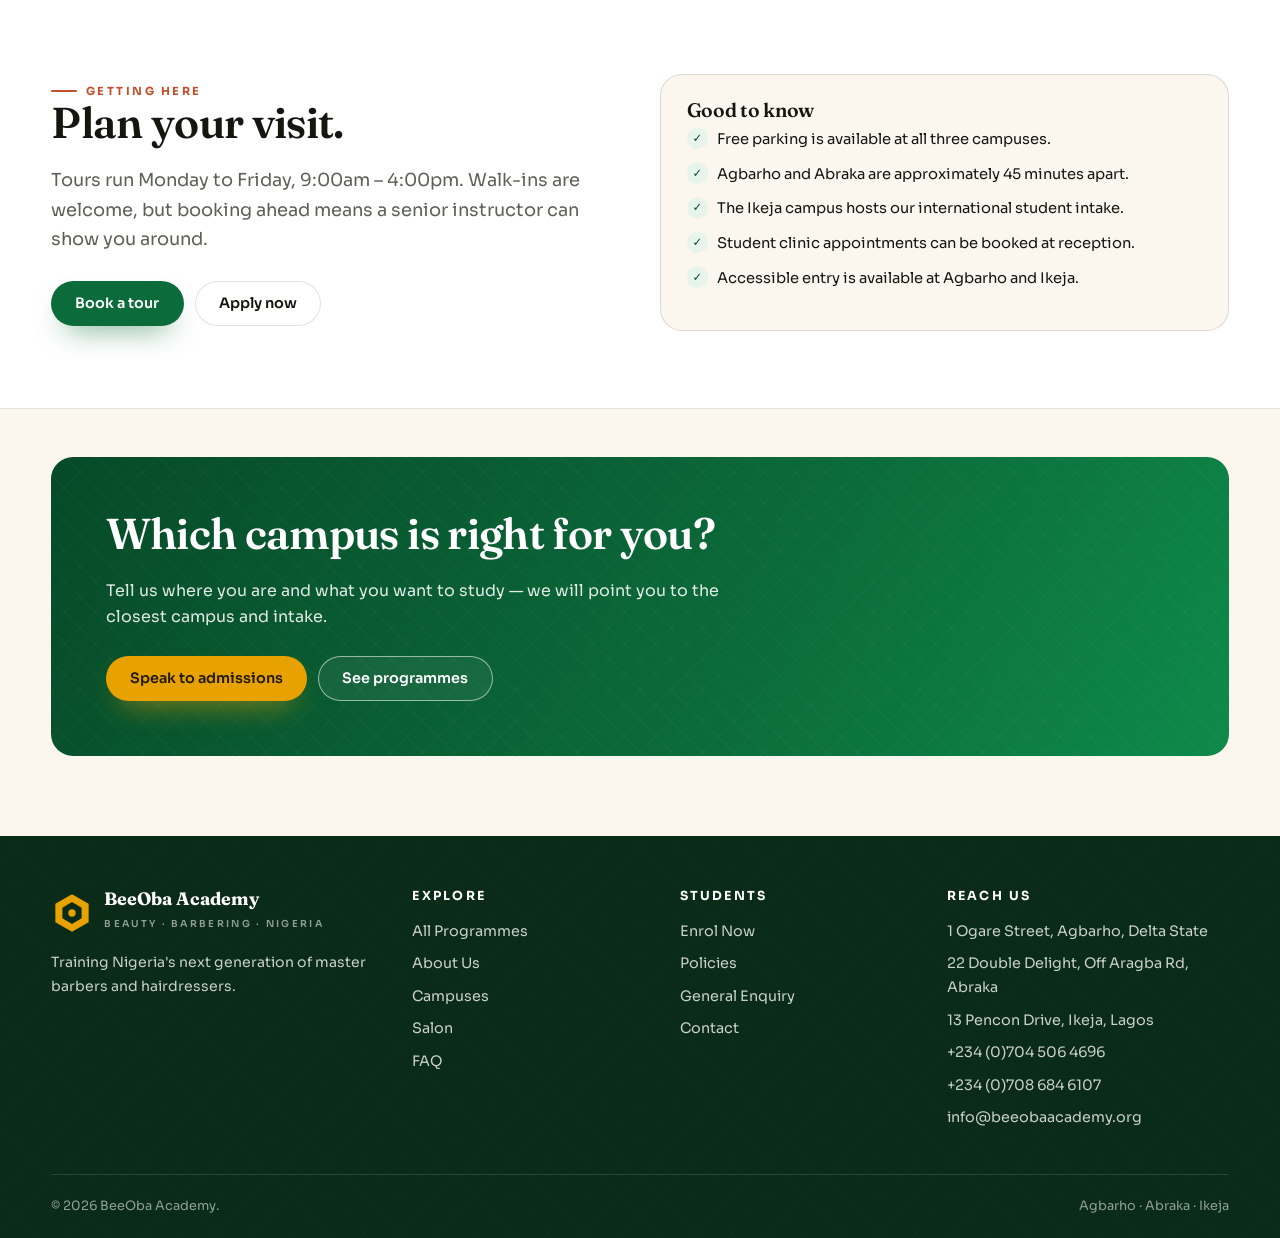
<file: locations.html>
<!DOCTYPE html>
<html lang="en">
<head>
<meta charset="UTF-8"><meta name="viewport" content="width=device-width, initial-scale=1.0">
<title>Campuses — BeeOba Academy</title>
<link href="https://fonts.googleapis.com/css2?family=Sora:wght@300;400;500;600;700;800&family=Fraunces:opsz,wght@9..144,400;9..144,500;9..144,600;9..144,700&display=swap" rel="stylesheet">
<link rel="stylesheet" href="styles.css">
</head>
<body>
<div class="kente-top"></div>
<header class="site-header"><div class="container nav">
  <a href="index.html" class="brand"><svg class="logo-mark" viewBox="0 0 48 48"><defs><linearGradient id="lg" x1="0" y1="0" x2="1" y2="1"><stop offset="0" stop-color="#0B6B3A"/><stop offset="1" stop-color="#E8A200"/></linearGradient></defs><path d="M24 2.5 43 13.5v21L24 45.5 5 34.5v-21z" fill="url(#lg)"/><path d="M24 11.5 35 18v12L24 36.5 13 30V18z" fill="#FBF7EF"/><circle cx="24" cy="24" r="4.2" fill="#0B6B3A"/></svg><span><span class="brand-name">BeeOba Academy</span><span class="brand-sub">Beauty · Barbering · Nigeria</span></span></a>
  <button class="burger" onclick="document.getElementById('navlinks').classList.toggle('open')">☰</button>
  <nav class="nav-links" id="navlinks">
    <a href="index.html">Home</a><a href="courses.html">Courses</a><a href="about.html">About</a>
    <a href="locations.html" class="active">Campuses</a><a href="salon-services.html">Salon</a><a href="faq.html">FAQ</a><a href="contact.html">Contact</a>
    <a href="enrol-now.html" class="btn btn-primary btn-sm nav-cta">Enrol Now</a>
  </nav>
</div></header>

<main>
<section class="hero">
  <div class="container">
    <span class="eyebrow">Campuses</span>
    <h1>Three campuses. One standard.</h1>
    <p class="lede">Training closer to home — in Delta State and Lagos. Every campus runs the same curriculum, the same assessments and the same standard of instruction.</p>
  </div>
</section>

<section class="section">
  <div class="container">
    <div class="grid" style="gap:1.5rem">
      <div class="card" style="display:grid;grid-template-columns:1fr auto;gap:1.5rem;align-items:start">
        <div>
          <span class="tag">Main Campus</span>
          <h2 style="font-size:1.6rem;margin-top:.6rem">Agbarho Campus</h2>
          <div class="addr-line"><span>📍</span><span>1 Ogare Street, Agbarho, Delta State</span></div>
          <div class="addr-line"><span>🕘</span><span>Mon – Fri · 8:00am – 6:00pm | Sat · 9:00am – 3:00pm</span></div>
          <div class="addr-line"><span>📞</span><span>+234 (0)704 506 4696</span></div>
          <div class="addr-line"><span>🎓</span><span>Barbering &amp; Hairdressing (Certificate + Apprenticeship)</span></div>
          <div class="btn-row" style="margin-top:1rem">
            <a class="btn btn-primary btn-sm" href="https://www.google.com/maps/search/?api=1&query=1%20Ogare%20Street%20Agbarho%20Delta%20State" target="_blank" rel="noopener">Open in Maps</a>
            <a class="btn btn-outline btn-sm" href="tel:+2347045064696">Call campus</a>
          </div>
        </div>
        <div style="width:120px;height:120px;border-radius:20px;background:linear-gradient(135deg,var(--green),var(--gold));display:grid;place-items:center;font-size:2.2rem;color:#fff;flex:none">🏫</div>
      </div>
      <div class="card" style="display:grid;grid-template-columns:1fr auto;gap:1.5rem;align-items:start">
        <div>
          <span class="tag">Delta Hub</span>
          <h2 style="font-size:1.6rem;margin-top:.6rem">Abraka Campus</h2>
          <div class="addr-line"><span>📍</span><span>22 Double Delight, Off Aragba Road, Abraka, Delta State</span></div>
          <div class="addr-line"><span>🕘</span><span>Mon – Fri · 8:00am – 6:00pm | Sat · 9:00am – 2:00pm</span></div>
          <div class="addr-line"><span>📞</span><span>+234 (0)708 684 6107</span></div>
          <div class="addr-line"><span>🎓</span><span>Hairdressing (Certificate + Apprenticeship), Barbering Apprenticeship</span></div>
          <div class="btn-row" style="margin-top:1rem">
            <a class="btn btn-primary btn-sm" href="https://www.google.com/maps/search/?api=1&query=22%20Double%20Delight%20Aragba%20Road%20Abraka" target="_blank" rel="noopener">Open in Maps</a>
            <a class="btn btn-outline btn-sm" href="tel:+2347086846107">Call campus</a>
          </div>
        </div>
        <div style="width:120px;height:120px;border-radius:20px;background:linear-gradient(135deg,var(--plum),var(--gold));display:grid;place-items:center;font-size:2.2rem;color:#fff;flex:none">🏫</div>
      </div>
      <div class="card" style="display:grid;grid-template-columns:1fr auto;gap:1.5rem;align-items:start">
        <div>
          <span class="tag">Lagos Hub</span>
          <h2 style="font-size:1.6rem;margin-top:.6rem">Ikeja Campus</h2>
          <div class="addr-line"><span>📍</span><span>13 Pencon Drive, Ikeja, Lagos</span></div>
          <div class="addr-line"><span>🕘</span><span>Mon – Sat · 8:00am – 7:00pm</span></div>
          <div class="addr-line"><span>📞</span><span>+234 (0)704 506 4696</span></div>
          <div class="addr-line"><span>🎓</span><span>Full Barbering &amp; Hairdressing suite, including International Student programmes</span></div>
          <div class="btn-row" style="margin-top:1rem">
            <a class="btn btn-primary btn-sm" href="https://www.google.com/maps/search/?api=1&query=13%20Pencon%20Drive%20Ikeja%20Lagos" target="_blank" rel="noopener">Open in Maps</a>
            <a class="btn btn-outline btn-sm" href="tel:+2347045064696">Call campus</a>
          </div>
        </div>
        <div style="width:120px;height:120px;border-radius:20px;background:linear-gradient(135deg,var(--indigo),var(--green));display:grid;place-items:center;font-size:2.2rem;color:#fff;flex:none">🏫</div>
      </div>
    </div>
  </div>
</section>

<section class="section" style="background:#fff;border-block:1px solid var(--line)">
  <div class="container">
    <div class="grid grid-2" style="gap:2.5rem;align-items:start">
      <div>
        <span class="eyebrow eyebrow--dark">Getting here</span>
        <h2>Plan your visit.</h2>
        <p class="lede">Tours run Monday to Friday, 9:00am – 4:00pm. Walk-ins are welcome, but booking ahead means a senior instructor can show you around.</p>
        <div class="btn-row"><a class="btn btn-primary" href="contact.html">Book a tour</a><a class="btn btn-outline" href="enrol-now.html">Apply now</a></div>
      </div>
      <div class="card" style="background:var(--cream)">
        <h3>Good to know</h3>
        <ul class="checklist" style="font-size:.92rem">
          <li>Free parking is available at all three campuses.</li>
          <li>Agbarho and Abraka are approximately 45 minutes apart.</li>
          <li>The Ikeja campus hosts our international student intake.</li>
          <li>Student clinic appointments can be booked at reception.</li>
          <li>Accessible entry is available at Agbarho and Ikeja.</li>
        </ul>
      </div>
    </div>
  </div>
</section>

<section class="section section--tight">
  <div class="container">
    <div class="cta-band">
      <h2>Which campus is right for you?</h2>
      <p style="max-width:56ch;color:rgba(255,255,255,.88)">Tell us where you are and what you want to study — we will point you to the closest campus and intake.</p>
      <div class="btn-row"><a class="btn btn-gold" href="contact.html">Speak to admissions</a><a class="btn btn-ghost" href="courses.html">See programmes</a></div>
    </div>
  </div>
</section>
</main>

<footer class="site-footer"><div class="container">
  <div class="footer-grid">
    <div><div class="footer-brand"><svg class="logo-mark" viewBox="0 0 48 48"><path d="M24 2.5 43 13.5v21L24 45.5 5 34.5v-21z" fill="#E8A200"/><path d="M24 11.5 35 18v12L24 36.5 13 30V18z" fill="#0A2B18"/><circle cx="24" cy="24" r="4.2" fill="#E8A200"/></svg><span><span class="brand-name">BeeOba Academy</span><span class="brand-sub">Beauty · Barbering · Nigeria</span></span></div>
      <p style="font-size:.88rem;max-width:34ch">Training Nigeria's next generation of master barbers and hairdressers.</p></div>
    <div><h4>Explore</h4><ul><li><a href="courses.html">All Programmes</a></li><li><a href="about.html">About Us</a></li><li><a href="locations.html">Campuses</a></li><li><a href="salon-services.html">Salon</a></li><li><a href="faq.html">FAQ</a></li></ul></div>
    <div><h4>Students</h4><ul><li><a href="enrol-now.html">Enrol Now</a></li><li><a href="policies-forms.html">Policies</a></li><li><a href="general-enquiry.html">General Enquiry</a></li><li><a href="contact.html">Contact</a></li></ul></div>
    <div><h4>Reach Us</h4><ul><li>1 Ogare Street, Agbarho, Delta State</li><li>22 Double Delight, Off Aragba Rd, Abraka</li><li>13 Pencon Drive, Ikeja, Lagos</li><li><a href="tel:+2347045064696">+234 (0)704 506 4696</a></li><li><a href="tel:+2347086846107">+234 (0)708 684 6107</a></li><li><a href="mailto:info@beeobaacademy.org">info@beeobaacademy.org</a></li></ul></div>
  </div>
  <div class="footer-bottom"><span>© <span id="year"></span> BeeOba Academy.</span><span>Agbarho · Abraka · Ikeja</span></div>
</div></footer>
<script>document.getElementById('year').textContent=new Date().getFullYear();</script>
</body>
          </html>
</file>
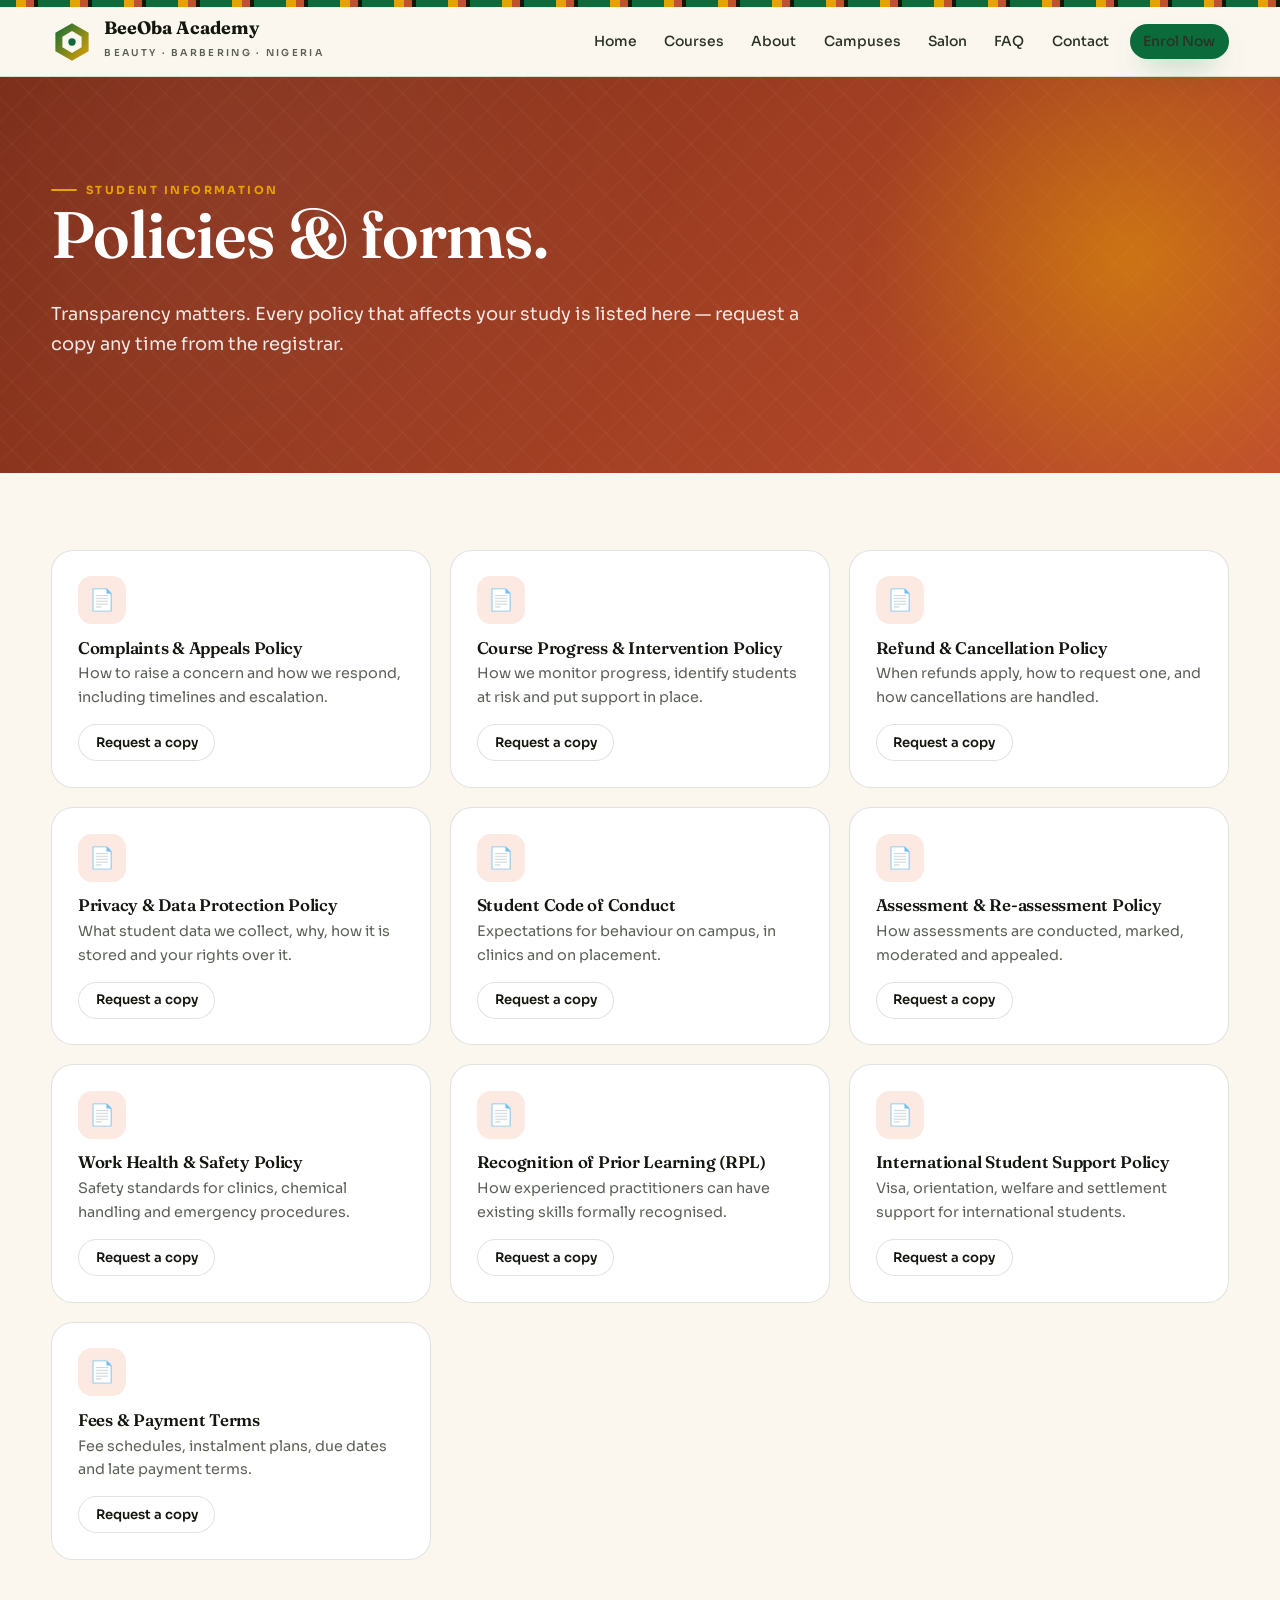
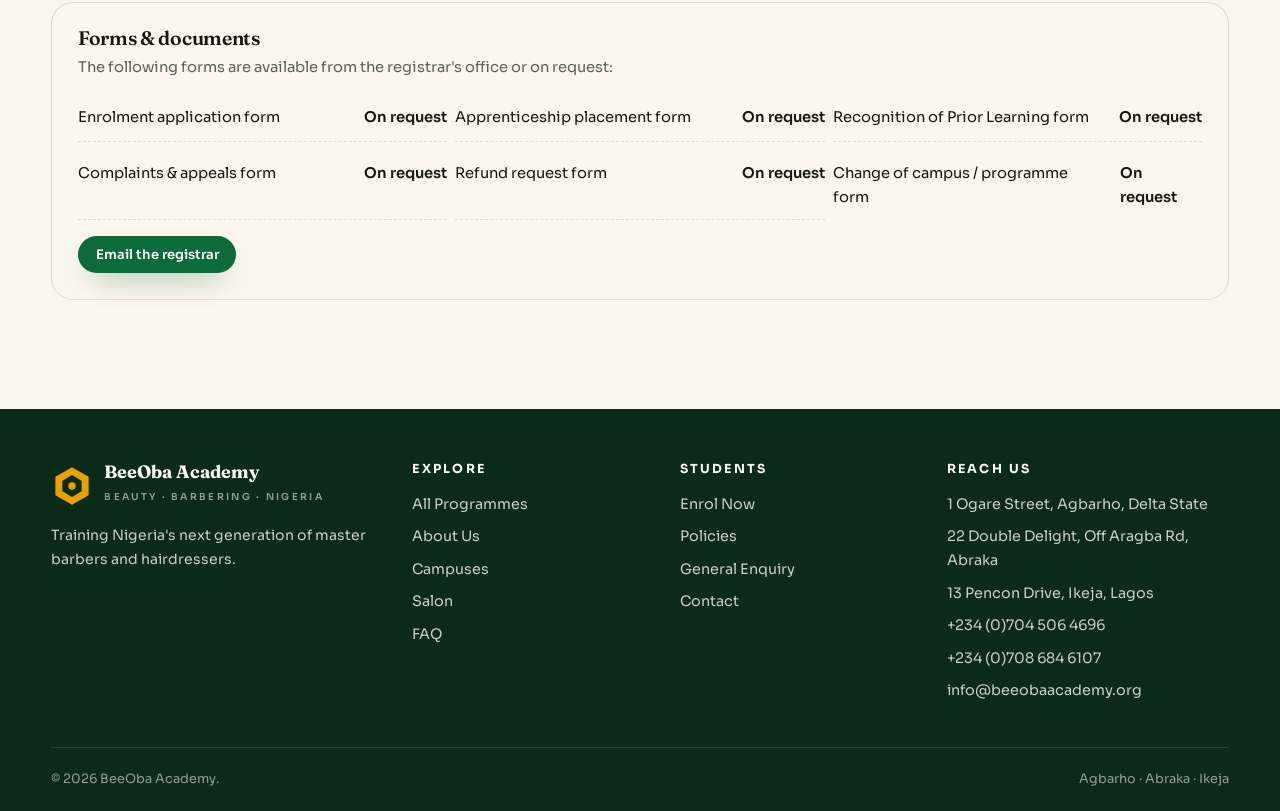
<file: policies-forms.html>
<!DOCTYPE html>
<html lang="en">
<head>
<meta charset="UTF-8"><meta name="viewport" content="width=device-width, initial-scale=1.0">
<title>Policies &amp; Forms — BeeOba Academy</title>
<link href="https://fonts.googleapis.com/css2?family=Sora:wght@300;400;500;600;700;800&family=Fraunces:opsz,wght@9..144,400;9..144,500;9..144,600;9..144,700&display=swap" rel="stylesheet">
<link rel="stylesheet" href="styles.css">
</head>
<body>
<div class="kente-top"></div>
<header class="site-header"><div class="container nav">
  <a href="index.html" class="brand"><svg class="logo-mark" viewBox="0 0 48 48"><defs><linearGradient id="lg" x1="0" y1="0" x2="1" y2="1"><stop offset="0" stop-color="#0B6B3A"/><stop offset="1" stop-color="#E8A200"/></linearGradient></defs><path d="M24 2.5 43 13.5v21L24 45.5 5 34.5v-21z" fill="url(#lg)"/><path d="M24 11.5 35 18v12L24 36.5 13 30V18z" fill="#FBF7EF"/><circle cx="24" cy="24" r="4.2" fill="#0B6B3A"/></svg><span><span class="brand-name">BeeOba Academy</span><span class="brand-sub">Beauty · Barbering · Nigeria</span></span></a>
  <button class="burger" onclick="document.getElementById('navlinks').classList.toggle('open')">☰</button>
  <nav class="nav-links" id="navlinks">
    <a href="index.html">Home</a><a href="courses.html">Courses</a><a href="about.html">About</a>
    <a href="locations.html">Campuses</a><a href="salon-services.html">Salon</a><a href="faq.html">FAQ</a><a href="contact.html">Contact</a>
    <a href="enrol-now.html" class="btn btn-primary btn-sm nav-cta">Enrol Now</a>
  </nav>
</div></header>

<main>
<section class="hero hero--terra">
  <div class="container">
    <span class="eyebrow">Student information</span>
    <h1>Policies &amp; forms.</h1>
    <p class="lede">Transparency matters. Every policy that affects your study is listed here — request a copy any time from the registrar.</p>
  </div>
</section>

<section class="section">
  <div class="container">
    <div class="grid grid-2">
      <div class="card"><div class="icon-badge icon-badge--terra">📄</div><h3 style="font-size:1.05rem">Complaints &amp; Appeals Policy</h3><p style="font-size:.9rem;color:var(--muted)">How to raise a concern and how we respond, including timelines and escalation.</p><a class="btn btn-outline btn-sm" href="mailto:registra@beeobaacademy.org?subject=Request%3A%20Complaints%20%26%20Appeals%20Policy">Request a copy</a></div>
      <div class="card"><div class="icon-badge icon-badge--terra">📄</div><h3 style="font-size:1.05rem">Course Progress &amp; Intervention Policy</h3><p style="font-size:.9rem;color:var(--muted)">How we monitor progress, identify students at risk and put support in place.</p><a class="btn btn-outline btn-sm" href="mailto:registra@beeobaacademy.org?subject=Request%3A%20Course%20Progress%20Policy">Request a copy</a></div>
      <div class="card"><div class="icon-badge icon-badge--terra">📄</div><h3 style="font-size:1.05rem">Refund &amp; Cancellation Policy</h3><p style="font-size:.9rem;color:var(--muted)">When refunds apply, how to request one, and how cancellations are handled.</p><a class="btn btn-outline btn-sm" href="mailto:registra@beeobaacademy.org?subject=Request%3A%20Refund%20Policy">Request a copy</a></div>
      <div class="card"><div class="icon-badge icon-badge--terra">📄</div><h3 style="font-size:1.05rem">Privacy &amp; Data Protection Policy</h3><p style="font-size:.9rem;color:var(--muted)">What student data we collect, why, how it is stored and your rights over it.</p><a class="btn btn-outline btn-sm" href="mailto:registra@beeobaacademy.org?subject=Request%3A%20Privacy%20Policy">Request a copy</a></div>
      <div class="card"><div class="icon-badge icon-badge--terra">📄</div><h3 style="font-size:1.05rem">Student Code of Conduct</h3><p style="font-size:.9rem;color:var(--muted)">Expectations for behaviour on campus, in clinics and on placement.</p><a class="btn btn-outline btn-sm" href="mailto:registra@beeobaacademy.org?subject=Request%3A%20Code%20of%20Conduct">Request a copy</a></div>
      <div class="card"><div class="icon-badge icon-badge--terra">📄</div><h3 style="font-size:1.05rem">Assessment &amp; Re-assessment Policy</h3><p style="font-size:.9rem;color:var(--muted)">How assessments are conducted, marked, moderated and appealed.</p><a class="btn btn-outline btn-sm" href="mailto:registra@beeobaacademy.org?subject=Request%3A%20Assessment%20Policy">Request a copy</a></div>
      <div class="card"><div class="icon-badge icon-badge--terra">📄</div><h3 style="font-size:1.05rem">Work Health &amp; Safety Policy</h3><p style="font-size:.9rem;color:var(--muted)">Safety standards for clinics, chemical handling and emergency procedures.</p><a class="btn btn-outline btn-sm" href="mailto:registra@beeobaacademy.org?subject=Request%3A%20WHS%20Policy">Request a copy</a></div>
      <div class="card"><div class="icon-badge icon-badge--terra">📄</div><h3 style="font-size:1.05rem">Recognition of Prior Learning (RPL)</h3><p style="font-size:.9rem;color:var(--muted)">How experienced practitioners can have existing skills formally recognised.</p><a class="btn btn-outline btn-sm" href="mailto:registra@beeobaacademy.org?subject=Request%3A%20RPL%20Policy">Request a copy</a></div>
      <div class="card"><div class="icon-badge icon-badge--terra">📄</div><h3 style="font-size:1.05rem">International Student Support Policy</h3><p style="font-size:.9rem;color:var(--muted)">Visa, orientation, welfare and settlement support for international students.</p><a class="btn btn-outline btn-sm" href="mailto:registra@beeobaacademy.org?subject=Request%3A%20International%20Student%20Policy">Request a copy</a></div>
      <div class="card"><div class="icon-badge icon-badge--terra">📄</div><h3 style="font-size:1.05rem">Fees &amp; Payment Terms</h3><p style="font-size:.9rem;color:var(--muted)">Fee schedules, instalment plans, due dates and late payment terms.</p><a class="btn btn-outline btn-sm" href="mailto:registra@beeobaacademy.org?subject=Request%3A%20Fees%20Policy">Request a copy</a></div>
    </div>

    <div class="card mt-3" style="background:var(--cream)">
      <h3>Forms &amp; documents</h3>
      <p style="font-size:.92rem;color:var(--muted)">The following forms are available from the registrar's office or on request:</p>
      <div class="grid grid-2" style="gap:.5rem">
        <div class="kv"><span>Enrolment application form</span><b>On request</b></div>
        <div class="kv"><span>Apprenticeship placement form</span><b>On request</b></div>
        <div class="kv"><span>Recognition of Prior Learning form</span><b>On request</b></div>
        <div class="kv"><span>Complaints &amp; appeals form</span><b>On request</b></div>
        <div class="kv"><span>Refund request form</span><b>On request</b></div>
        <div class="kv"><span>Change of campus / programme form</span><b>On request</b></div>
      </div>
      <a class="btn btn-primary btn-sm mt-1" href="mailto:registra@beeobaacademy.org">Email the registrar</a>
    </div>
  </div>
</section>
</main>

<footer class="site-footer"><div class="container">
  <div class="footer-grid">
    <div><div class="footer-brand"><svg class="logo-mark" viewBox="0 0 48 48"><path d="M24 2.5 43 13.5v21L24 45.5 5 34.5v-21z" fill="#E8A200"/><path d="M24 11.5 35 18v12L24 36.5 13 30V18z" fill="#0A2B18"/><circle cx="24" cy="24" r="4.2" fill="#E8A200"/></svg><span><span class="brand-name">BeeOba Academy</span><span class="brand-sub">Beauty · Barbering · Nigeria</span></span></div>
      <p style="font-size:.88rem;max-width:34ch">Training Nigeria's next generation of master barbers and hairdressers.</p></div>
    <div><h4>Explore</h4><ul><li><a href="courses.html">All Programmes</a></li><li><a href="about.html">About Us</a></li><li><a href="locations.html">Campuses</a></li><li><a href="salon-services.html">Salon</a></li><li><a href="faq.html">FAQ</a></li></ul></div>
    <div><h4>Students</h4><ul><li><a href="enrol-now.html">Enrol Now</a></li><li><a href="policies-forms.html">Policies</a></li><li><a href="general-enquiry.html">General Enquiry</a></li><li><a href="contact.html">Contact</a></li></ul></div>
    <div><h4>Reach Us</h4><ul><li>1 Ogare Street, Agbarho, Delta State</li><li>22 Double Delight, Off Aragba Rd, Abraka</li><li>13 Pencon Drive, Ikeja, Lagos</li><li><a href="tel:+2347045064696">+234 (0)704 506 4696</a></li><li><a href="tel:+2347086846107">+234 (0)708 684 6107</a></li><li><a href="mailto:info@beeobaacademy.org">info@beeobaacademy.org</a></li></ul></div>
  </div>
  <div class="footer-bottom"><span>© <span id="year"></span> BeeOba Academy.</span><span>Agbarho · Abraka · Ikeja</span></div>
</div></footer>
<script>document.getElementById('year').textContent=new Date().getFullYear();</script>
</body>
                                                                               </html>
</file>
<file: styles.css>
:root{
  --green:#0B6B3A; --green-deep:#064A28; --green-soft:#E7F4EC;
  --gold:#E8A200; --gold-soft:#FFF3D6;
  --terra:#C1502E; --terra-soft:#FBE9E2;
  --indigo:#22356B; --indigo-soft:#E8ECF8;
  --plum:#6B2D5C; --plum-soft:#F6E8F1;
  --teal:#0E6E6B; --teal-soft:#E2F2F1;
  --cream:#FBF7EF; --ink:#14170F; --muted:#5C6157;
  --line:rgba(20,23,15,.12);
  --radius:22px; --radius-sm:14px;
  --shadow:0 22px 55px -26px rgba(11,107,58,.45);
  --font-body:'Sora',system-ui,sans-serif;
  --font-display:'Fraunces',Georgia,serif;
}
*{box-sizing:border-box}
html{scroll-behavior:smooth}
body{margin:0;font-family:var(--font-body);color:var(--ink);background:var(--cream);line-height:1.65;-webkit-font-smoothing:antialiased}
a{color:inherit;text-decoration:none}
h1,h2,h3,h4{font-family:var(--font-display);line-height:1.08;margin:0 0 .45em;letter-spacing:-.015em;font-weight:600}
h1{font-size:clamp(2.3rem,5.2vw,4.1rem)}
h2{font-size:clamp(1.75rem,3.4vw,2.7rem)}
h3{font-size:1.22rem}
p{margin:0 0 1em}
ul{margin:0 0 1em;padding-left:1.15rem}
li{margin-bottom:.4em}
.container{width:min(1180px,92vw);margin-inline:auto}
.section{padding:clamp(3rem,6vw,5.2rem) 0}
.section--tight{padding:clamp(2rem,4vw,3rem) 0}
.kente-top{height:7px;background:repeating-linear-gradient(90deg,var(--green) 0 16px,var(--gold) 16px 26px,var(--terra) 26px 34px,var(--ink) 34px 38px,var(--green) 38px 54px)}
.eyebrow{display:inline-flex;align-items:center;gap:.55rem;font-size:.7rem;letter-spacing:.22em;text-transform:uppercase;font-weight:700;color:var(--gold)}
.eyebrow::before{content:"";width:26px;height:2px;background:currentColor;display:inline-block;border-radius:2px}
.eyebrow--dark{color:var(--terra)}
.lede{font-size:clamp(1rem,1.4vw,1.14rem);color:var(--muted);max-width:60ch}
.hero .lede{color:rgba(255,255,255,.88)}
.center{text-align:center}
.center .lede{margin-inline:auto}
.mt-1{margin-top:1rem}.mt-2{margin-top:1.8rem}.mt-3{margin-top:2.6rem}

.site-header{position:sticky;top:0;z-index:60;background:rgba(251,247,239,.92);backdrop-filter:blur(16px);border-bottom:1px solid var(--line)}
.nav{display:flex;align-items:center;justify-content:space-between;gap:1rem;padding:.75rem 0}
.brand{display:flex;align-items:center;gap:.7rem;flex:none}
.logo-mark{width:42px;height:42px;flex:none}
.brand-name{font-family:var(--font-display);font-weight:700;font-size:1.12rem;line-height:1.05;display:block}
.brand-sub{font-size:.6rem;letter-spacing:.24em;text-transform:uppercase;color:var(--muted);font-weight:600}
.nav-links{display:flex;gap:.15rem;align-items:center;flex-wrap:wrap}
.nav-links a{padding:.5rem .78rem;border-radius:999px;font-size:.87rem;font-weight:500;color:#2b3226;transition:.2s}
.nav-links a:hover{background:var(--green-soft);color:var(--green-deep)}
.nav-links a.active{background:var(--green);color:#fff}
.nav-cta{margin-left:.4rem}
.burger{display:none;background:none;border:1.5px solid var(--line);border-radius:12px;padding:.5rem .6rem;cursor:pointer;font-size:1.1rem;line-height:1}
@media(max-width:980px){
  .burger{display:block}
  .nav-links{position:absolute;top:100%;left:4vw;right:4vw;background:#fff;border:1px solid var(--line);border-radius:18px;box-shadow:var(--shadow);flex-direction:column;align-items:stretch;padding:.6rem;display:none}
  .nav-links.open{display:flex}
  .nav-links a{padding:.7rem .9rem;border-radius:12px}
  .nav-cta{margin:.4rem 0 0}
}

.btn{display:inline-flex;align-items:center;justify-content:center;gap:.5rem;padding:.82rem 1.45rem;border-radius:999px;font-weight:600;font-size:.9rem;border:1.5px solid transparent;cursor:pointer;transition:transform .16s,box-shadow .22s,background .22s;font-family:var(--font-body);line-height:1.2}
.btn:hover{transform:translateY(-2px)}
.btn-primary{background:var(--green);color:#fff;box-shadow:0 14px 30px -14px rgba(11,107,58,.75)}
.btn-primary:hover{background:var(--green-deep)}
.btn-gold{background:var(--gold);color:#241a00;box-shadow:0 14px 30px -14px rgba(232,162,0,.8)}
.btn-ghost{border-color:rgba(255,255,255,.55);color:#fff;background:rgba(255,255,255,.06)}
.btn-ghost:hover{background:rgba(255,255,255,.16)}
.btn-outline{border-color:var(--line);color:var(--ink);background:#fff}
.btn-outline:hover{border-color:var(--green);color:var(--green-deep)}
.btn-row{display:flex;gap:.7rem;flex-wrap:wrap;margin-top:1.6rem}
.btn-sm{padding:.6rem 1.05rem;font-size:.82rem}

.hero{position:relative;overflow:hidden;padding:clamp(3.4rem,7.5vw,6.4rem) 0;color:#fff;background:linear-gradient(135deg,var(--green-deep),var(--green))}
.hero::before{content:"";position:absolute;inset:0;pointer-events:none;opacity:.5;background-image:repeating-linear-gradient(45deg,rgba(255,255,255,.05) 0 2px,transparent 2px 24px),repeating-linear-gradient(-45deg,rgba(255,255,255,.045) 0 2px,transparent 2px 24px),radial-gradient(circle at 18% 22%,rgba(255,255,255,.10),transparent 42%)}
.hero::after{content:"";position:absolute;right:-10%;top:-25%;width:560px;height:560px;border-radius:50%;background:radial-gradient(circle,rgba(232,162,0,.5),transparent 66%);filter:blur(14px);pointer-events:none}
.hero .container{position:relative;z-index:2}
.hero-grid{display:grid;grid-template-columns:1.25fr .75fr;gap:2.5rem;align-items:center}
@media(max-width:900px){.hero-grid{grid-template-columns:1fr}}
.hero--terra{background:linear-gradient(135deg,#7A2A16,var(--terra))}
.hero--indigo{background:linear-gradient(135deg,#141F42,var(--indigo))}
.hero--plum{background:linear-gradient(135deg,#3E1634,var(--plum))}
.hero--teal{background:linear-gradient(135deg,#063E3C,var(--teal))}
.hero--gold{background:linear-gradient(135deg,#7A5200,#C98A00)}
.hero--gold::after{background:radial-gradient(circle,rgba(11,107,58,.45),transparent 66%)}

.hex-cluster{display:flex;justify-content:center;align-items:center;min-height:260px;position:relative}
.hex{position:absolute;width:120px;height:138px;clip-path:polygon(50% 0,100% 25%,100% 75%,50% 100%,0 75%,0 25%);display:grid;place-items:center;font-family:var(--font-display);font-weight:700;color:#fff;font-size:1rem;text-align:center;line-height:1.15;padding:1rem;box-shadow:0 20px 40px -20px rgba(0,0,0,.6)}
.hex:nth-child(1){transform:translate(-70px,-52px) rotate(-6deg);background:linear-gradient(150deg,rgba(255,255,255,.28),rgba(255,255,255,.08));backdrop-filter:blur(4px)}
.hex:nth-child(2){transform:translate(62px,-52px) rotate(6deg);background:linear-gradient(150deg,var(--gold),#C98A00);color:#241a00}
.hex:nth-child(3){transform:translate(-4px,58px) rotate(-3deg);background:linear-gradient(150deg,rgba(255,255,255,.16),rgba(255,255,255,.04));backdrop-filter:blur(4px)}
@media(max-width:900px){.hex-cluster{display:none}}

.grid{display:grid;gap:1.2rem}
.grid-2{grid-template-columns:repeat(auto-fit,minmax(300px,1fr))}
.grid-3{grid-template-columns:repeat(auto-fit,minmax(255px,1fr))}
.grid-4{grid-template-columns:repeat(auto-fit,minmax(200px,1fr))}
.card{background:#fff;border:1px solid var(--line);border-radius:var(--radius);padding:1.6rem;transition:transform .2s,box-shadow .25s,border-color .2s}
.card:hover{transform:translateY(-4px);box-shadow:var(--shadow);border-color:transparent}
.card h3{margin-bottom:.35rem}
.card p:last-child{margin-bottom:0}
.tag{display:inline-block;font-size:.68rem;letter-spacing:.1em;text-transform:uppercase;font-weight:700;padding:.3rem .65rem;border-radius:999px;background:var(--green-soft);color:var(--green-deep)}
.tag--gold{background:var(--gold-soft);color:#7A5200}
.tag--terra{background:var(--terra-soft);color:var(--terra)}
.tag--indigo{background:var(--indigo-soft);color:var(--indigo)}
.tag--plum{background:var(--plum-soft);color:var(--plum)}
.tag--teal{background:var(--teal-soft);color:var(--teal)}
.icon-badge{width:48px;height:48px;border-radius:14px;display:grid;place-items:center;font-size:1.3rem;margin-bottom:.9rem;background:var(--green-soft);color:var(--green-deep)}
.icon-badge--gold{background:var(--gold-soft);color:#7A5200}
.icon-badge--terra{background:var(--terra-soft);color:var(--terra)}
.icon-badge--indigo{background:var(--indigo-soft);color:var(--indigo)}
.icon-badge--plum{background:var(--plum-soft);color:var(--plum)}
.icon-badge--teal{background:var(--teal-soft);color:var(--teal)}

.statstrip{margin-top:-3.2rem;position:relative;z-index:5}
.statstrip-inner{background:#fff;border:1px solid var(--line);border-radius:var(--radius);box-shadow:0 26px 60px -34px rgba(11,107,58,.55);display:grid;grid-template-columns:repeat(auto-fit,minmax(150px,1fr));gap:1rem;padding:1.7rem 1.4rem}
.stat b{display:block;font-family:var(--font-display);font-size:clamp(1.5rem,2.6vw,2.2rem);color:var(--green-deep);line-height:1}
.stat span{font-size:.78rem;letter-spacing:.08em;text-transform:uppercase;color:var(--muted);font-weight:600}

.checklist{list-style:none;padding:0}
.checklist li{position:relative;padding-left:1.9rem;margin-bottom:.65rem}
.checklist li::before{content:"✓";position:absolute;left:0;top:.05rem;width:1.35rem;height:1.35rem;border-radius:50%;background:var(--green-soft);color:var(--green-deep);display:grid;place-items:center;font-size:.72rem;font-weight:800}

.kv{display:flex;justify-content:space-between;gap:1rem;padding:.7rem 0;border-bottom:1px dashed var(--line);font-size:.92rem}
.kv:last-child{border-bottom:none}
.kv b{color:var(--ink);font-weight:600}

.form-card{background:#fff;border:1px solid var(--line);border-radius:var(--radius);padding:clamp(1.4rem,3vw,2.2rem);box-shadow:0 18px 45px -30px rgba(20,23,15,.5)}
.form-grid{display:grid;grid-template-columns:1fr 1fr;gap:.9rem}
@media(max-width:640px){.form-grid{grid-template-columns:1fr}}
.field{display:flex;flex-direction:column;gap:.35rem;margin-bottom:.4rem}
.field.full{grid-column:1/-1}
.field label{font-size:.8rem;font-weight:600;letter-spacing:.02em}
.field input,.field select,.field textarea{padding:.75rem .9rem;border:1.5px solid var(--line);border-radius:12px;font:inherit;font-size:.92rem;background:#fff;transition:.2s;color:var(--ink);width:100%}
.field textarea{min-height:130px;resize:vertical}
.field input:focus,.field select:focus,.field textarea:focus{outline:none;border-color:var(--green);box-shadow:0 0 0 4px rgba(11,107,58,.12)}
.form-note{display:none;margin-top:1rem;padding:.85rem 1rem;border-radius:12px;background:var(--green-soft);color:var(--green-deep);font-size:.88rem;font-weight:600}
.form-note.show{display:block}
.consent{display:flex;gap:.6rem;align-items:flex-start;font-size:.82rem;color:var(--muted);margin:.6rem 0 1rem}
.consent input{width:auto;margin-top:.25rem}

.price-row{display:flex;justify-content:space-between;gap:1rem;padding:.75rem 0;border-bottom:1px dashed var(--line);font-size:.94rem}
.price-row:last-child{border-bottom:none}
.price-row b{color:var(--terra);font-weight:700;white-space:nowrap}

.faq-item{background:#fff;border:1px solid var(--line);border-radius:var(--radius-sm);padding:0;margin-bottom:.7rem;overflow:hidden}
.faq-item summary{list-style:none;cursor:pointer;padding:1.05rem 1.3rem;font-weight:600;font-size:.95rem;display:flex;justify-content:space-between;align-items:center;gap:1rem}
.faq-item summary::-webkit-details-marker{display:none}
.faq-item summary::after{content:"+";font-size:1.3rem;color:var(--green);font-weight:400;line-height:1;transition:transform .2s}
.faq-item[open] summary::after{transform:rotate(45deg)}
.faq-item p{padding:0 1.3rem 1.2rem;margin:0;color:var(--muted);font-size:.92rem}

.step{position:relative;padding-left:3.4rem}
.step-num{position:absolute;left:0;top:0;width:2.4rem;height:2.4rem;border-radius:50%;display:grid;place-items:center;font-family:var(--font-display);font-weight:700;background:var(--gold);color:#241a00}

.quote{background:#fff;border:1px solid var(--line);border-radius:var(--radius);padding:1.6rem;position:relative}
.quote::before{content:"“";font-family:var(--font-display);font-size:3.4rem;line-height:1;color:var(--gold);position:absolute;top:.5rem;right:1.2rem;opacity:.55}
.quote p{font-size:.95rem;color:#2b3226}
.quote-by{display:flex;align-items:center;gap:.7rem;margin-top:.8rem}
.avatar{width:38px;height:38px;border-radius:50%;background:linear-gradient(135deg,var(--green),var(--gold));display:grid;place-items:center;color:#fff;font-weight:700;font-size:.85rem}

.cta-band{position:relative;overflow:hidden;border-radius:var(--radius);padding:clamp(2rem,4.5vw,3.4rem);color:#fff;background:linear-gradient(120deg,var(--green-deep),var(--green) 60%,#0E8A4A)}
.cta-band::before{content:"";position:absolute;inset:0;opacity:.35;background-image:repeating-linear-gradient(45deg,rgba(255,255,255,.06) 0 2px,transparent 2px 22px),repeating-linear-gradient(-45deg,rgba(255,255,255,.05) 0 2px,transparent 2px 22px)}
.cta-band>*{position:relative;z-index:2}
.cta-band h2{color:#fff;max-width:22ch}

.course-card{display:flex;flex-direction:column;gap:.5rem;background:#fff;border:1px solid var(--line);border-radius:var(--radius);padding:1.5rem;transition:.22s;height:100%}
.course-card:hover{transform:translateY(-5px);box-shadow:var(--shadow);border-color:transparent}
.course-card .meta{display:flex;flex-wrap:wrap;gap:.5rem;margin-top:auto;padding-top:1rem;font-size:.78rem;color:var(--muted)}
.course-card .meta span{background:var(--cream);border-radius:999px;padding:.3rem .65rem}
.course-card .arrow{color:var(--green);font-weight:700;font-size:.85rem;margin-top:.9rem}

.addr-line{display:flex;gap:.7rem;align-items:flex-start;margin-bottom:.55rem;font-size:.92rem}
.addr-line span:first-child{color:var(--green);font-weight:700}

.site-footer{background:#0A2B18;color:rgba(255,255,255,.78);margin-top:2rem;position:relative;overflow:hidden}
.site-footer::before{content:"";position:absolute;inset:0;opacity:.25;background-image:repeating-linear-gradient(45deg,rgba(255,255,255,.035) 0 2px,transparent 2px 26px),repeating-linear-gradient(-45deg,rgba(255,255,255,.03) 0 2px,transparent 2px 26px)}
.site-footer .container{position:relative;z-index:2}
.footer-grid{display:grid;grid-template-columns:1.4fr 1fr 1fr 1.2fr;gap:2rem;padding:3.4rem 0 2.2rem}
@media(max-width:900px){.footer-grid{grid-template-columns:1fr 1fr}}
@media(max-width:560px){.footer-grid{grid-template-columns:1fr}}
.site-footer h4{color:#fff;font-family:var(--font-body);font-size:.78rem;letter-spacing:.18em;text-transform:uppercase;margin-bottom:1rem;font-weight:700}
.site-footer a{color:rgba(255,255,255,.78);transition:.2s;font-size:.9rem}
.site-footer a:hover{color:var(--gold)}
.site-footer ul{list-style:none;padding:0;margin:0}
.site-footer li{margin-bottom:.55rem;font-size:.9rem}
.footer-bottom{border-top:1px solid rgba(255,255,255,.12);padding:1.3rem 0;display:flex;justify-content:space-between;gap:1rem;flex-wrap:wrap;font-size:.8rem;color:rgba(255,255,255,.55)}
.footer-brand{display:flex;align-items:center;gap:.7rem;margin-bottom:1rem}
.footer-brand .brand-name{color:#fff}
.footer-brand .brand-sub{color:rgba(255,255,255,.55)}

main{animation:fade .4s ease}
@keyframes fade{from{opacity:0;transform:translateY(8px)}to{opacity:1;transform:none}}
</file>
